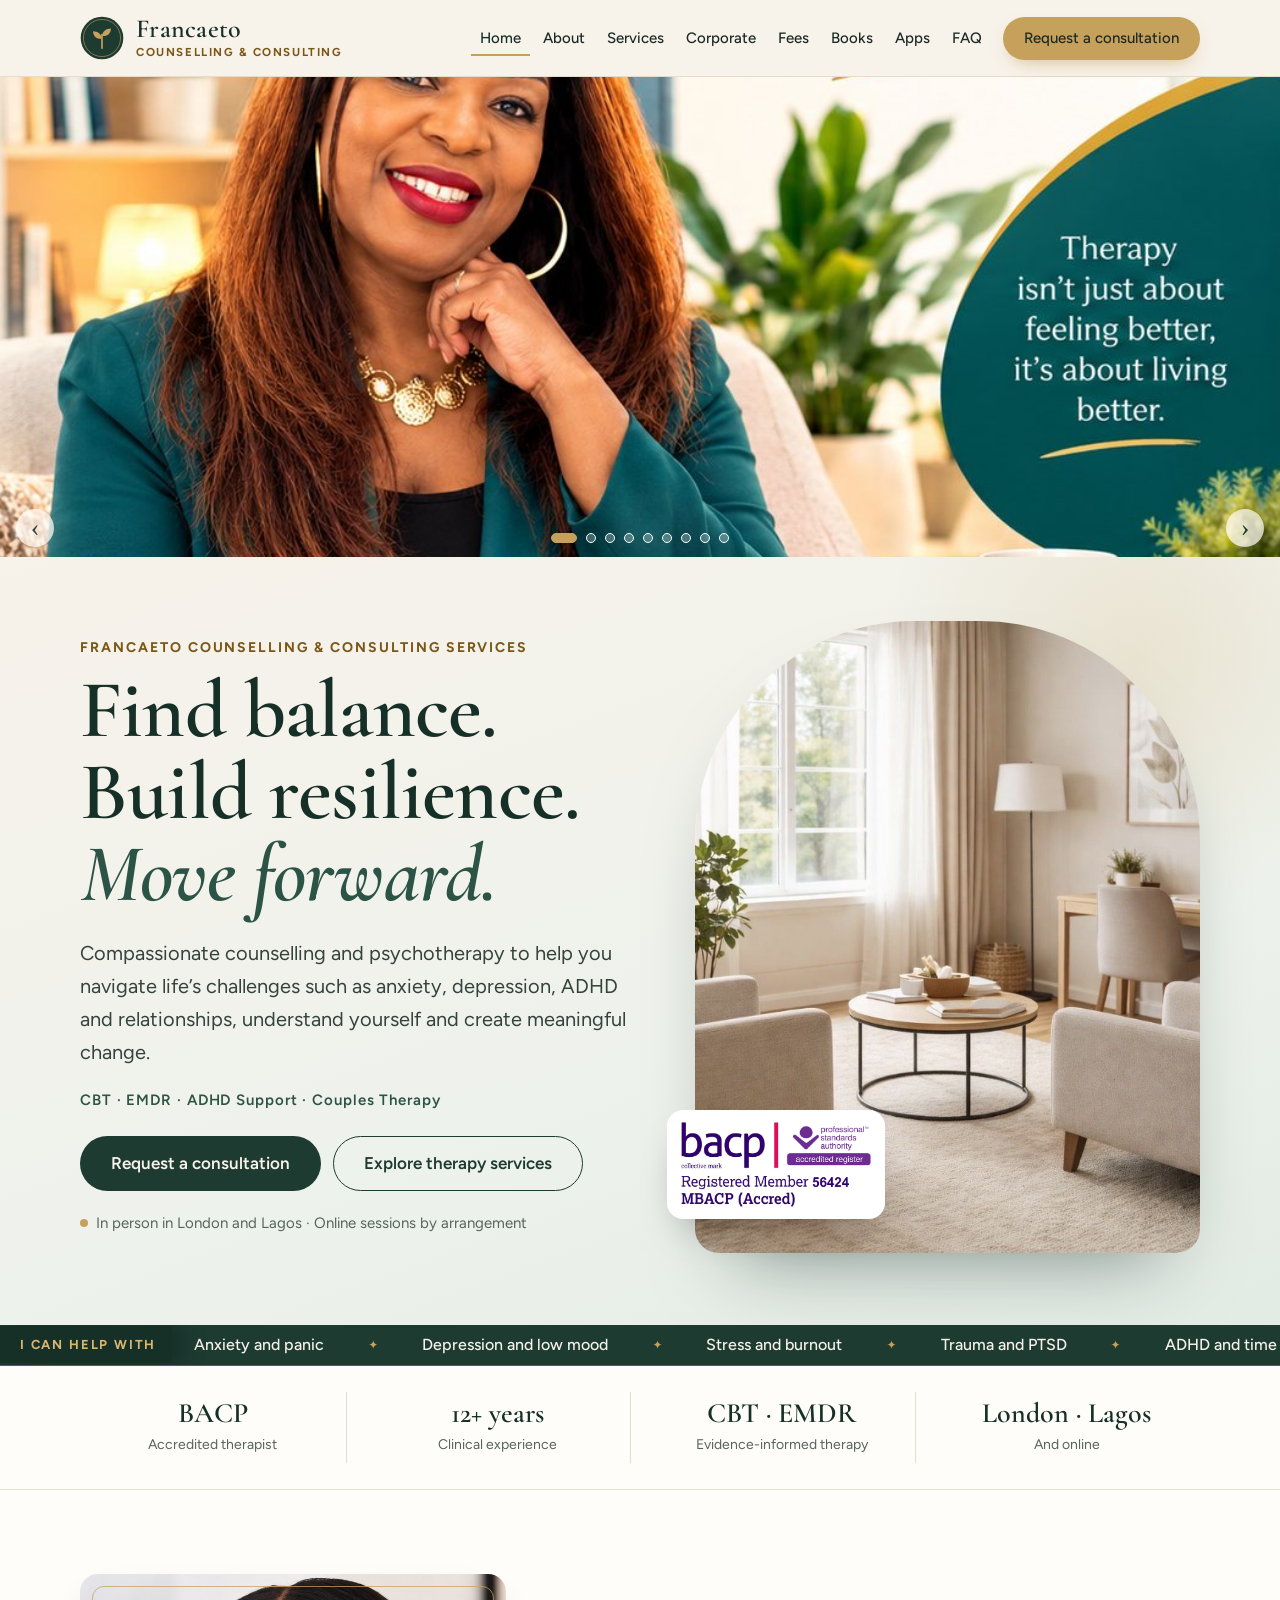
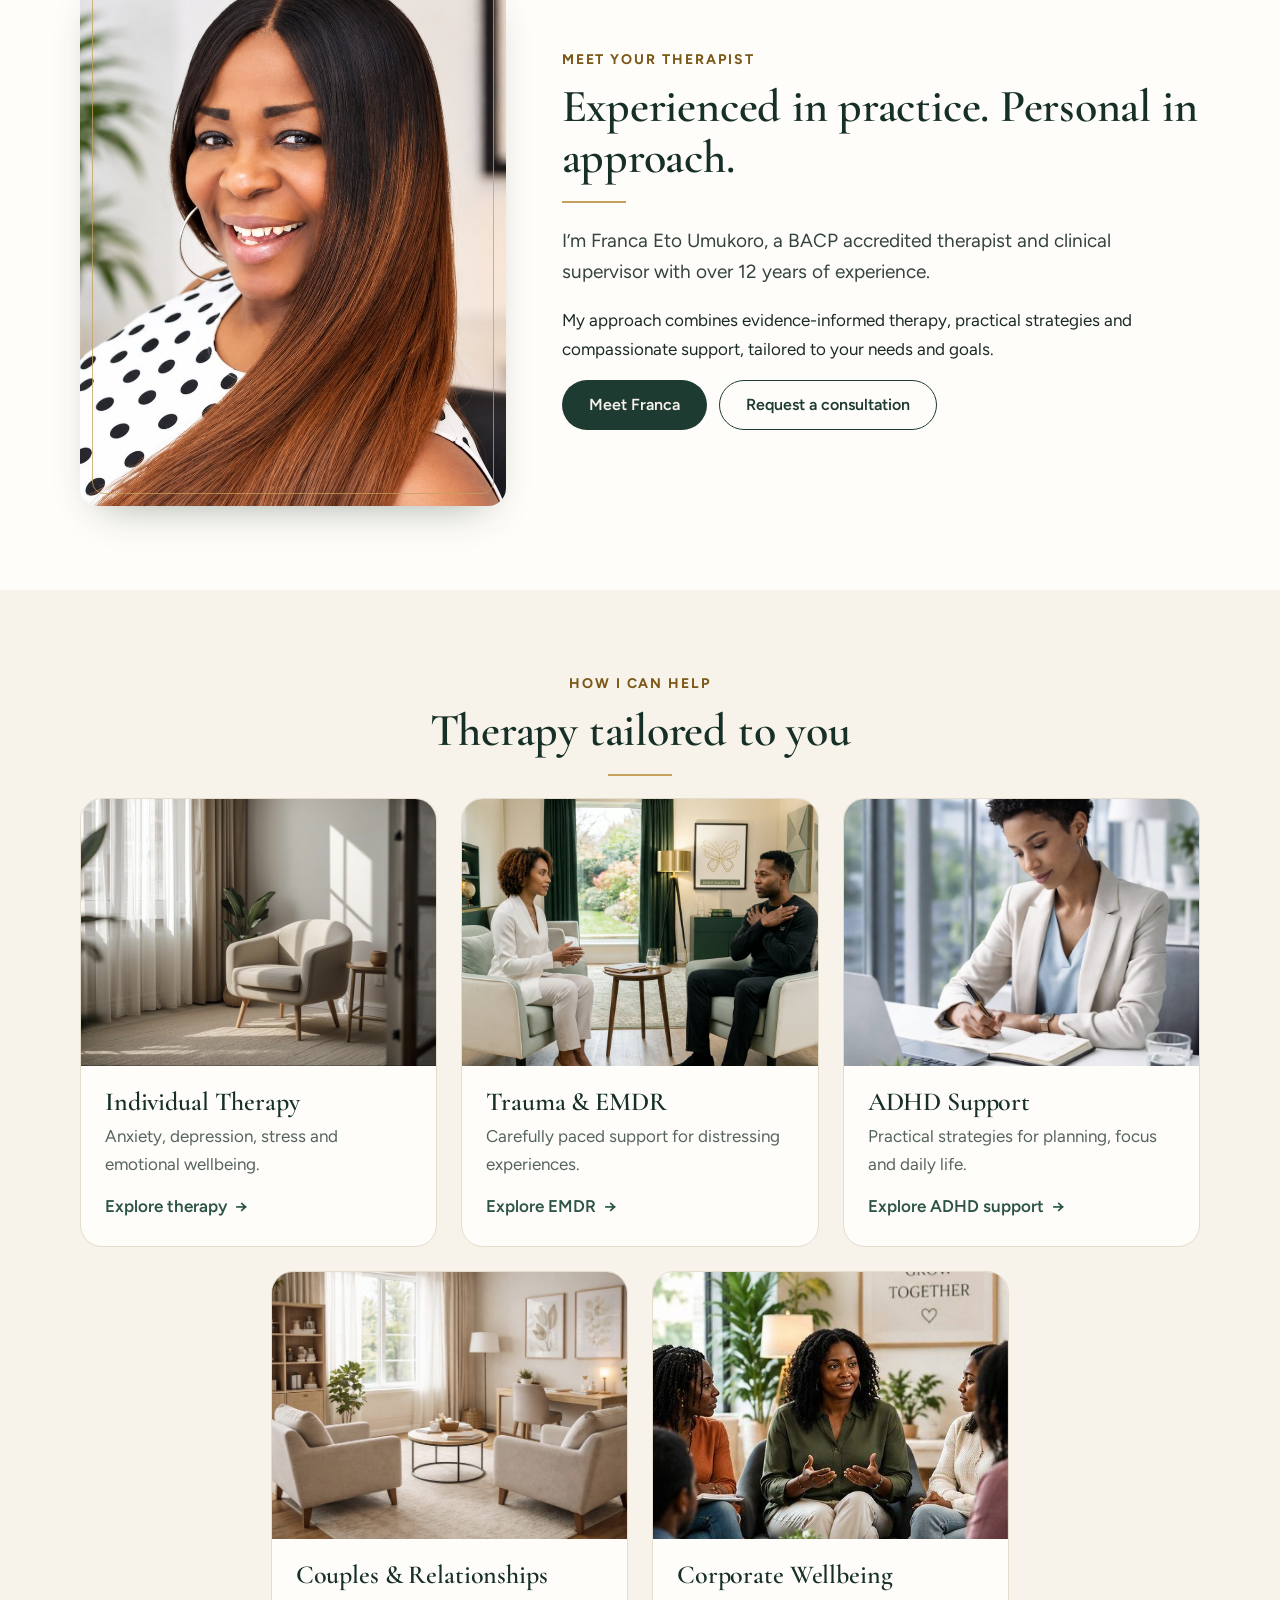
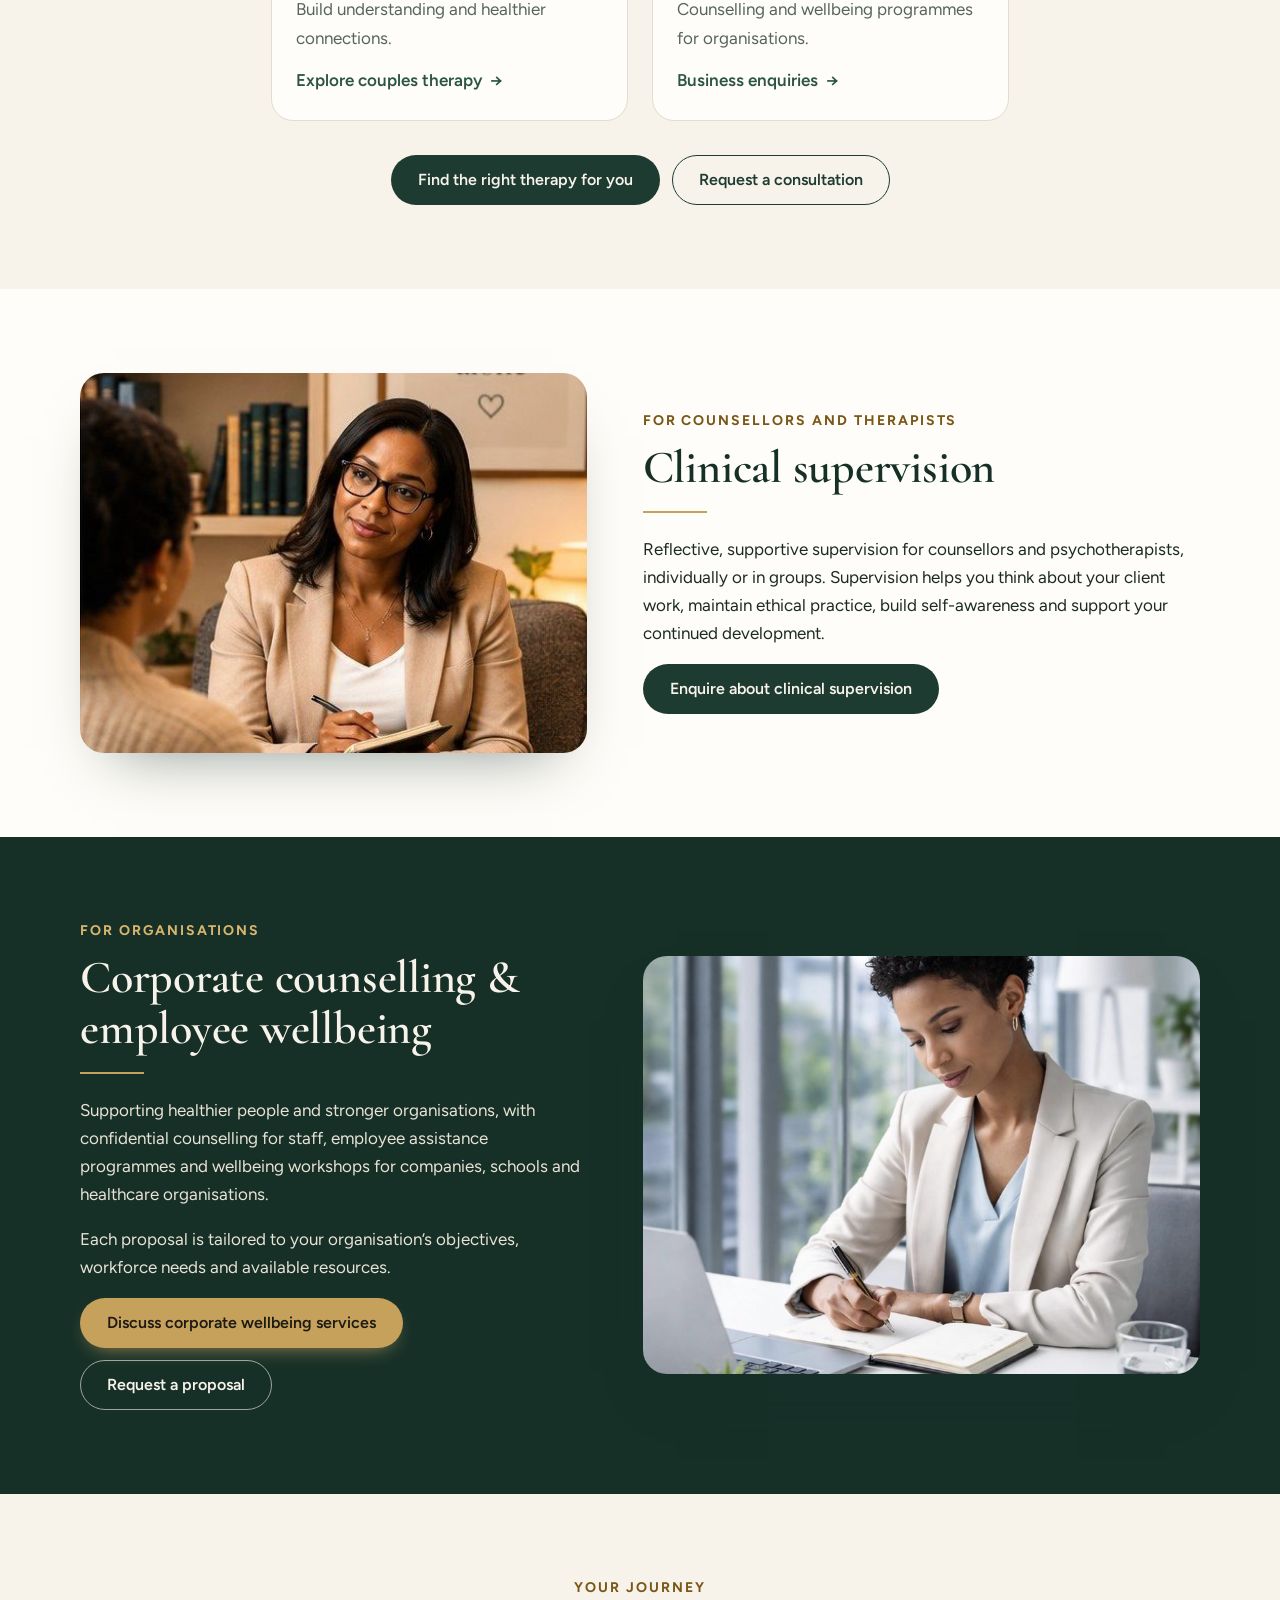
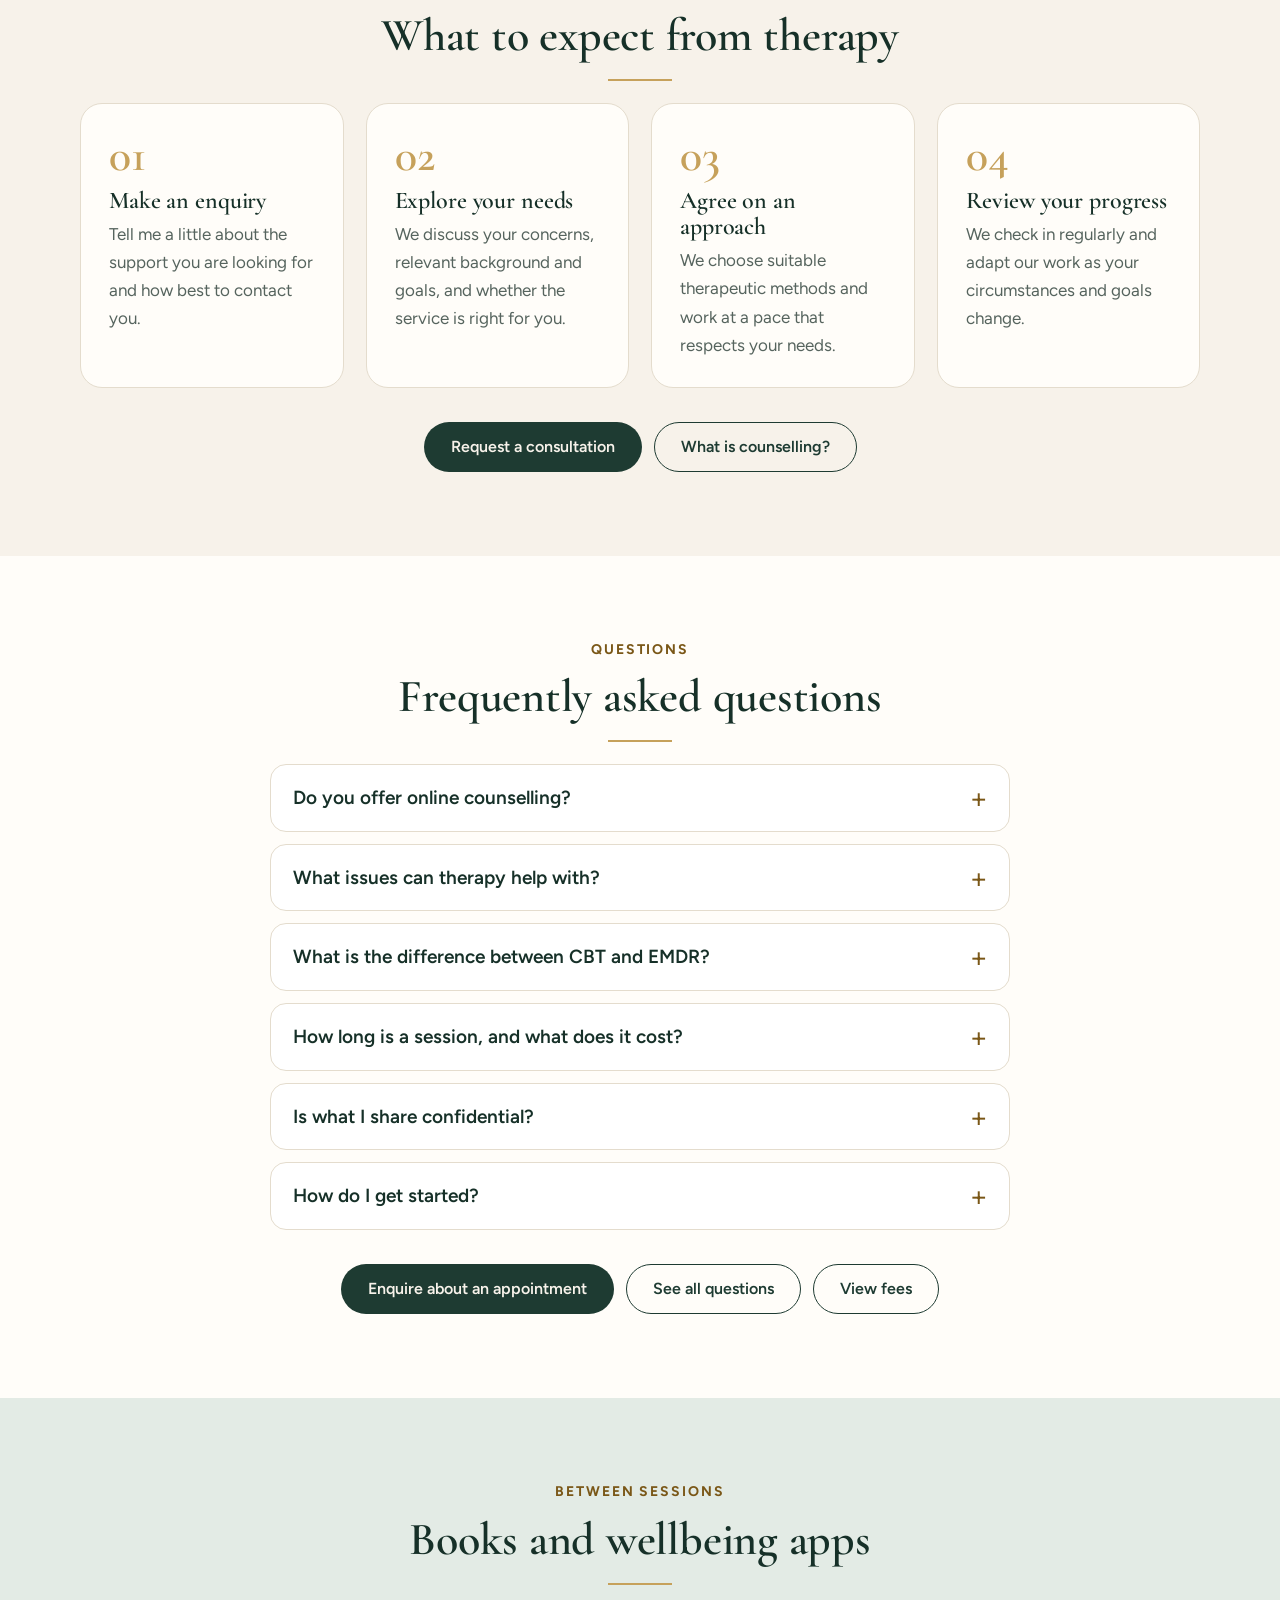
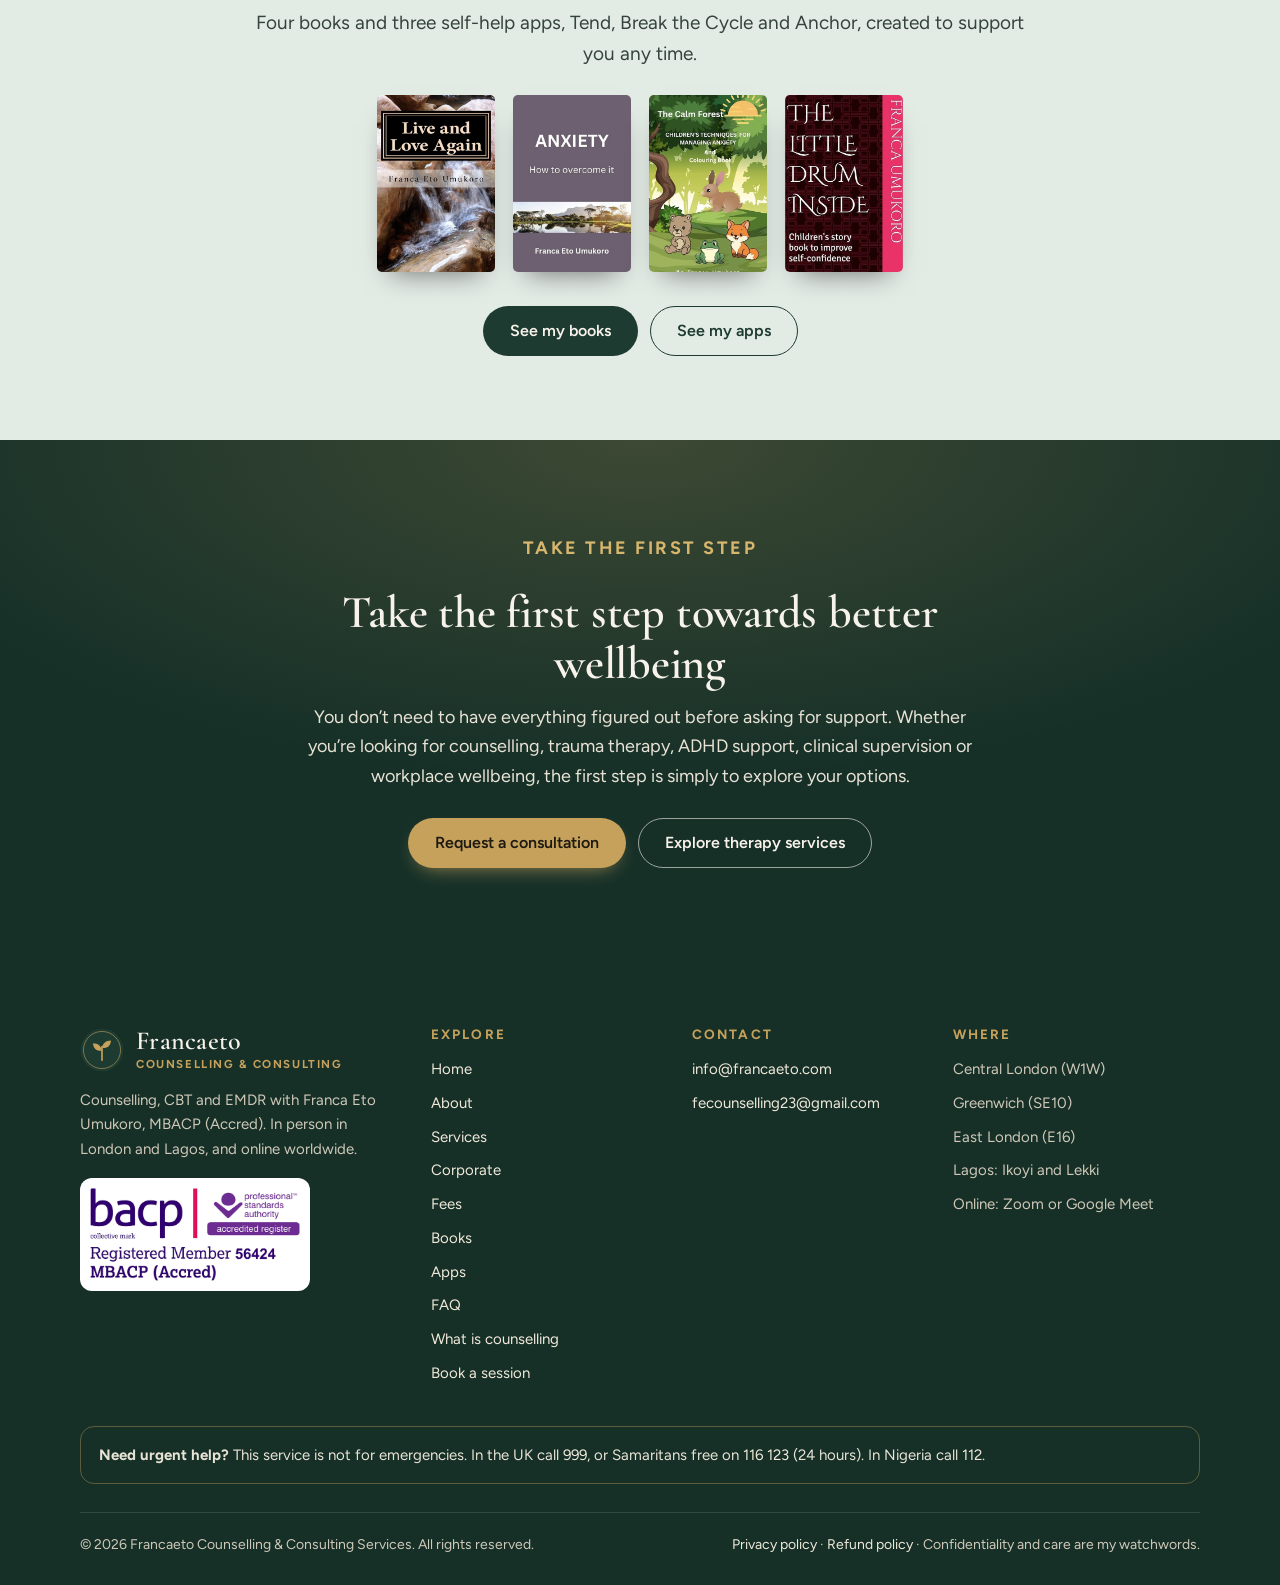
<file: index.html>
<!doctype html>
<!-- Francaeto Counselling &amp; Consulting Services website. Version 2026-10-29.0107.
     HOW TO EDIT: find the words you want to change between the > and < signs, type over them, save, and re-upload the folder to Cloudflare. -->
<html lang="en-GB" class="no-js">
<head>
<meta charset="utf-8">
<meta name="viewport" content="width=device-width, initial-scale=1">
<title>Francaeto Counselling &amp; Consulting Services | Counselling, CBT and EMDR therapy in London, Lagos and online</title>
<meta name="description" content="Professional counselling, CBT and EMDR therapy with Franca Eto Umukoro, BACP accredited therapist with over 12 years of experience. Anxiety, depression, trauma, ADHD, couples and corporate wellbeing in London, Lagos and online.">
<link rel="canonical" href="https://www.francaeto.com/">
<meta property="og:type" content="website">
<meta property="og:site_name" content="Francaeto Counselling &amp; Consulting Services">
<meta property="og:title" content="Francaeto Counselling &amp; Consulting Services | Counselling, CBT and EMDR therapy in London, Lagos and online">
<meta property="og:description" content="Professional counselling, CBT and EMDR therapy with Franca Eto Umukoro, BACP accredited therapist with over 12 years of experience. Anxiety, depression, trauma, ADHD, couples and corporate wellbeing in London, Lagos and online.">
<meta property="og:url" content="https://www.francaeto.com/">
<meta property="og:image" content="https://www.francaeto.com/img/og.jpg">
<meta name="twitter:card" content="summary_large_image">
<meta name="theme-color" content="#163028">
<link rel="icon" href="img/logo.svg" type="image/svg+xml">
<link rel="apple-touch-icon" href="img/apple-touch-icon.png">
<link rel="preload" href="fonts/cormorant.woff" as="font" type="font/woff" crossorigin>
<link rel="stylesheet" href="style.css?v=2026-10-29.0107">
</head>
<body>
<a class="skip" href="#main">Skip to content</a>
<header class="top"><div class="wrap">
  <a class="logo" href="index.html" aria-label="Francaeto Counselling &amp; Consulting Services, home"><img src="img/logo.svg" alt="" width="44" height="44"><span><b>Francaeto</b><small>Counselling &amp; Consulting</small></span></a>
  <button class="menu-btn" aria-label="Menu" aria-expanded="false" aria-controls="nav"><svg width="22" height="22" viewBox="0 0 24 24" fill="none" stroke="currentColor" stroke-width="2" stroke-linecap="round"><path d="M4 7h16M4 12h16M4 17h16"/></svg></button>
  <nav class="nav" id="nav" aria-label="Main"><a href="index.html" aria-current=page>Home</a><a href="about-me.html">About</a><a href="services.html">Services</a><a href="corporate.html">Corporate</a><a href="fees.html">Fees</a><a href="books.html">Books</a><a href="apps.html">Apps</a><a href="faq.html">FAQ</a><a class="btn btn-gold" href="contact.html#book">Request a consultation</a></nav>
</div></header>
<main id="main">
<!-- ===== SECTION: Banner slideshow (banner first and last) ===== -->
<section class="hs" aria-roledescription="carousel" aria-label="Francaeto services">
  <div class="hs-track"><div class="hs-slide hs-banner on"><a href="contact.html#book" aria-label="Request a consultation"><picture>
  <source media="(max-width:700px)" srcset="img/banner-wide-mobile-2.jpg"><img src="img/banner-wide-2.jpg" alt="Francaeto Counselling &amp; Consulting Services: professional therapy and clinical supervision with Franca Umukoro. You don’t have to do it alone." width="2048" height="768" fetchpriority="high"></picture></a></div><div class="hs-slide hs-split"><div class="hs-text"><p class="eyebrow">Individual therapy</p><h2>A safe, calm space to be heard.</h2><p>Anxiety, depression, stress and emotional wellbeing.</p><div class="btns"><a class="btn btn-gold" href="services.html#individual">Explore individual therapy</a><a class="btn btn-light" href="contact.html#book">Request a consultation</a></div></div><div class="hs-img"><img src="img/hs-chair.jpg" alt="" loading="lazy"></div></div><div class="hs-slide hs-split"><div class="hs-text"><p class="eyebrow">Trauma &amp; EMDR</p><h2>Heal from the past. Live in the present.</h2><p>Carefully paced support for distressing experiences.</p><div class="btns"><a class="btn btn-gold" href="services.html#emdr">Explore EMDR</a><a class="btn btn-light" href="contact.html#book">Request a consultation</a></div></div><div class="hs-img"><img src="img/hs-emdr-2.jpg" alt="" loading="lazy"></div></div><div class="hs-slide hs-split"><div class="hs-text"><p class="eyebrow">Mindfulness &amp; stress</p><h2>Slow down. Breathe. Feel calmer.</h2><p>Practical mindfulness skills for stress and worry.</p><div class="btns"><a class="btn btn-gold" href="services.html#mindfulness">Explore mindfulness</a><a class="btn btn-light" href="contact.html#book">Request a consultation</a></div></div><div class="hs-img"><img src="img/hs-mindfulness.jpg" alt="" loading="lazy"></div></div><div class="hs-slide hs-split"><div class="hs-text"><p class="eyebrow">ADHD support</p><h2>Focus, plan and feel in control.</h2><p>Practical strategies for planning, focus and daily life.</p><div class="btns"><a class="btn btn-gold" href="services.html#adhd">Explore ADHD support</a><a class="btn btn-light" href="contact.html#book">Request a consultation</a></div></div><div class="hs-img"><img src="img/hs-desk.jpg" alt="" loading="lazy"></div></div><div class="hs-slide hs-split"><div class="hs-text"><p class="eyebrow">Couples &amp; relationships</p><h2>Reconnect. Understand. Grow together.</h2><p>Build understanding and healthier connections.</p><div class="btns"><a class="btn btn-gold" href="services.html#couples">Explore couples therapy</a><a class="btn btn-light" href="contact.html#book">Request a consultation</a></div></div><div class="hs-img"><img src="img/hs-room.jpg" alt="" loading="lazy"></div></div><div class="hs-slide hs-split"><div class="hs-text"><p class="eyebrow">Group therapy</p><h2>Real conversations. Shared experiences. Lasting change.</h2><p>Support and connection with others who understand.</p><div class="btns"><a class="btn btn-gold" href="services.html#group">Explore group therapy</a><a class="btn btn-light" href="contact.html#book">Request a consultation</a></div></div><div class="hs-img"><img src="img/hs-group.jpg" alt="" loading="lazy"></div></div><div class="hs-slide hs-split"><div class="hs-text"><p class="eyebrow">Clinical supervision</p><h2>Reflect, grow and practise with confidence.</h2><p>Supervision for counsellors and psychotherapists.</p><div class="btns"><a class="btn btn-gold" href="services.html#supervision">Enquire about supervision</a><a class="btn btn-light" href="contact.html#book">Request a consultation</a></div></div><div class="hs-img"><img src="img/hs-supervision.jpg" alt="" loading="lazy"></div></div><div class="hs-slide hs-banner"><a href="contact.html#book" aria-label="Request a consultation"><picture>
  <source media="(max-width:700px)" srcset="img/banner-wide-mobile-2.jpg"><img src="img/banner-wide-2.jpg" alt="Francaeto Counselling &amp; Consulting Services: professional therapy and clinical supervision with Franca Umukoro. You don’t have to do it alone." width="2048" height="768" loading="lazy"></picture></a></div></div>
  <button class="hs-nav hs-prev" type="button" aria-label="Previous slide">‹</button><button class="hs-nav hs-next" type="button" aria-label="Next slide">›</button>
  <div class="hs-dots" role="group" aria-label="Choose slide"></div>
</section>

<!-- ===== SECTION: Hero ===== -->
<section class="hero2"><div class="wrap hero2-in">
  <div class="hero2-text">
    <p class="eyebrow">Francaeto Counselling &amp; Consulting Services</p>
    <h1>Find balance.<br>Build resilience.<br><em>Move forward.</em></h1>
    <p class="lead">Compassionate counselling and psychotherapy to help you navigate life’s challenges such as anxiety, depression, ADHD and relationships, understand yourself and create meaningful change.</p>
    <p class="tags">CBT · EMDR · ADHD Support · Couples Therapy</p>
    <div class="btns"><a class="btn btn-green btn-lg" href="contact.html#book">Request a consultation</a><a class="btn btn-line btn-lg" href="services.html">Explore therapy services</a></div>
    <p class="where">In person in London and Lagos · Online sessions by arrangement</p>
  </div>
  <div class="hero2-media">
    <img src="img/hero-room.jpg" alt="A calm, light counselling room with two armchairs" width="1290" height="854">
    <a class="badge-float" href="https://www.bacp.co.uk/search/Register" target="_blank" rel="noopener"><img src="img/bacp.png" alt="BACP accredited register, Registered Member 56424, MBACP (Accred)" width="220" height="98"></a>
  </div>
</div></section>

<!-- ===== SECTION: Sliding band of issues I help with (edit the ISSUES list) ===== -->
<section class="ticker" aria-label="Issues I help with"><p class="ticker-label">I can help with</p>
  <div class="ticker-track"><ul><li>Anxiety and panic</li><li>Depression and low mood</li><li>Stress and burnout</li><li>Trauma and PTSD</li><li>ADHD and time management</li><li>Executive functioning</li><li>Relationship and marital issues</li><li>Bereavement and loss</li><li>Anger</li><li>Self-esteem and confidence</li><li>Mid-life and life changes</li><li>Addiction</li><li>Phobias and OCD</li><li>Parenting and family</li></ul><ul aria-hidden="true"><li>Anxiety and panic</li><li>Depression and low mood</li><li>Stress and burnout</li><li>Trauma and PTSD</li><li>ADHD and time management</li><li>Executive functioning</li><li>Relationship and marital issues</li><li>Bereavement and loss</li><li>Anger</li><li>Self-esteem and confidence</li><li>Mid-life and life changes</li><li>Addiction</li><li>Phobias and OCD</li><li>Parenting and family</li></ul></div></section>
<!-- ===== SECTION: Trust strip ===== -->
<section class="stats" aria-label="Why choose Francaeto"><div class="wrap stats-in">
  <div><b>BACP</b><span>Accredited therapist</span></div>
  <div><b>12+ years</b><span>Clinical experience</span></div>
  <div><b>CBT · EMDR</b><span>Evidence-informed therapy</span></div>
  <div><b>London · Lagos</b><span>And online</span></div>
</div></section>

<!-- ===== SECTION: Meet your therapist ===== -->
<section class="sec-paper"><div class="wrap about">
  <div class="portrait reveal"><img src="img/franca-portrait-2.jpg" alt="Franca Eto Umukoro, BACP accredited therapist" width="800" height="1000" loading="lazy"></div>
  <div class="reveal">
    <p class="eyebrow">Meet your therapist</p>
    <h2>Experienced in practice. Personal in approach.</h2>
    <hr class="rule">
    <p class="lead">I’m Franca Eto Umukoro, a BACP accredited therapist and clinical supervisor with over 12 years of experience.</p>
    <p>My approach combines evidence-informed therapy, practical strategies and compassionate support, tailored to your needs and goals.</p>
    <div class="btns"><a class="btn btn-green" href="about-me.html">Meet Franca</a><a class="btn btn-line" href="contact.html#book">Request a consultation</a></div>
  </div>
</div></section>

<!-- ===== SECTION: How I can help ===== -->
<section><div class="wrap">
  <div class="center reveal"><p class="eyebrow">How I can help</p><h2>Therapy tailored to you</h2><hr class="rule"></div>
  <div class="svc-grid"><a class="svc-card reveal" href="services.html#individual"><span class="svc-img"><img src="img/svc-chair.jpg" alt="" loading="lazy"></span><span class="svc-body"><h3>Individual Therapy</h3><p>Anxiety, depression, stress and emotional wellbeing.</p><span class="arrow-link">Explore therapy <span aria-hidden="true">→</span></span></span></a><a class="svc-card reveal" href="services.html#emdr"><span class="svc-img"><img src="img/svc-emdr-2.jpg" alt="" loading="lazy"></span><span class="svc-body"><h3>Trauma &amp; EMDR</h3><p>Carefully paced support for distressing experiences.</p><span class="arrow-link">Explore EMDR <span aria-hidden="true">→</span></span></span></a><a class="svc-card reveal" href="services.html#adhd"><span class="svc-img"><img src="img/svc-desk.jpg" alt="" loading="lazy"></span><span class="svc-body"><h3>ADHD Support</h3><p>Practical strategies for planning, focus and daily life.</p><span class="arrow-link">Explore ADHD support <span aria-hidden="true">→</span></span></span></a><a class="svc-card reveal" href="services.html#couples"><span class="svc-img"><img src="img/svc-room.jpg" alt="" loading="lazy"></span><span class="svc-body"><h3>Couples &amp; Relationships</h3><p>Build understanding and healthier connections.</p><span class="arrow-link">Explore couples therapy <span aria-hidden="true">→</span></span></span></a><a class="svc-card reveal" href="corporate.html"><span class="svc-img"><img src="img/svc-groupwork.jpg" alt="" loading="lazy"></span><span class="svc-body"><h3>Corporate Wellbeing</h3><p>Counselling and wellbeing programmes for organisations.</p><span class="arrow-link">Business enquiries <span aria-hidden="true">→</span></span></span></a></div>
  <div class="center"><div class="btns sec-cta reveal"><a class="btn btn-green" href="services.html">Find the right therapy for you</a><a class="btn btn-line" href="contact.html#book">Request a consultation</a></div></div>
</div></section>

<!-- ===== SECTION: Clinical supervision ===== -->
<section class="sec-paper"><div class="wrap split">
  <div class="split-media reveal"><img src="img/svc-therapist.jpg" alt="A therapist taking notes in a supervision session" loading="lazy"></div>
  <div class="reveal">
    <p class="eyebrow">For counsellors and therapists</p>
    <h2>Clinical supervision</h2><hr class="rule">
    <p>Reflective, supportive supervision for counsellors and psychotherapists, individually or in groups. Supervision helps you think about your client work, maintain ethical practice, build self-awareness and support your continued development.</p>
    <div class="btns"><a class="btn btn-green" href="contact.html?service=Clinical+supervision#book">Enquire about clinical supervision</a></div>
  </div>
</div></section>

<!-- ===== SECTION: Corporate wellbeing ===== -->
<section class="sec-dark"><div class="wrap split rev">
  <div class="split-media reveal"><img src="img/svc-desk.jpg" alt="A professional working at a desk" loading="lazy"></div>
  <div class="reveal">
    <p class="eyebrow">For organisations</p>
    <h2>Corporate counselling &amp; employee wellbeing</h2><hr class="rule">
    <p>Supporting healthier people and stronger organisations, with confidential counselling for staff, employee assistance programmes and wellbeing workshops for companies, schools and healthcare organisations.</p>
    <p>Each proposal is tailored to your organisation’s objectives, workforce needs and available resources.</p>
    <div class="btns"><a class="btn btn-gold" href="corporate.html">Discuss corporate wellbeing services</a><a class="btn btn-light" href="corporate.html#enquiry">Request a proposal</a></div>
  </div>
</div></section>

<!-- ===== SECTION: What to expect ===== -->
<section><div class="wrap">
  <div class="center reveal"><p class="eyebrow">Your journey</p><h2>What to expect from therapy</h2><hr class="rule"></div>
  <ol class="steps"><li class="reveal"><span class="num">01</span><h3>Make an enquiry</h3><p>Tell me a little about the support you are looking for and how best to contact you.</p></li><li class="reveal"><span class="num">02</span><h3>Explore your needs</h3><p>We discuss your concerns, relevant background and goals, and whether the service is right for you.</p></li><li class="reveal"><span class="num">03</span><h3>Agree on an approach</h3><p>We choose suitable therapeutic methods and work at a pace that respects your needs.</p></li><li class="reveal"><span class="num">04</span><h3>Review your progress</h3><p>We check in regularly and adapt our work as your circumstances and goals change.</p></li></ol>
  <div class="center"><div class="btns sec-cta reveal"><a class="btn btn-green" href="contact.html#book">Request a consultation</a><a class="btn btn-line" href="what-is-counselling.html">What is counselling?</a></div></div>
</div></section>

<!-- ===== SECTION: Frequently asked questions ===== -->
<section class="sec-paper"><div class="wrap narrow">
  <div class="center reveal"><p class="eyebrow">Questions</p><h2>Frequently asked questions</h2><hr class="rule"></div>
  <div class="faq"><details class="reveal"><summary>Do you offer online counselling?</summary><p>Yes. Sessions are available online by Zoom or Google Meet, or by telephone, wherever you are. We’ll talk about suitability, location and availability before your first appointment.</p></details><details class="reveal"><summary>What issues can therapy help with?</summary><p>Therapy can support anxiety, depression, stress, trauma, ADHD-related challenges, grief, anger, relationship concerns, self-esteem and personal development.</p></details><details class="reveal"><summary>What is the difference between CBT and EMDR?</summary><p>CBT looks at the links between thoughts, emotions and behaviours, and helps you develop practical ways of responding to difficulties. EMDR is a structured psychotherapy that helps people process distressing experiences and memories. Which suits you depends on your circumstances, and we’ll decide together.</p></details><details class="reveal"><summary>How long is a session, and what does it cost?</summary><p>Sessions last about 50 minutes. Individual counselling is £75 (₦75,000) per session, and your first 15-minute consultation is free. See the fees page for all prices and concessions.</p></details><details class="reveal"><summary>Is what I share confidential?</summary><p>Yes. Everything you share is confidential, within the professional limits explained in the first session, for example if there were a serious risk of harm to you or someone else.</p></details><details class="reveal"><summary>How do I get started?</summary><p>Send a consultation request using the form on this website. Include your preferred location or online format and the best way to contact you, and I’ll get back to you as soon as I can.</p></details></div>
  <div class="center"><div class="btns sec-cta reveal"><a class="btn btn-green" href="contact.html#book">Enquire about an appointment</a><a class="btn btn-line" href="faq.html">See all questions</a><a class="btn btn-line" href="fees.html">View fees</a></div></div>
</div></section>

<!-- ===== SECTION: Books and apps ===== -->
<section class="sec-sage"><div class="wrap center">
  <div class="reveal"><p class="eyebrow">Between sessions</p><h2>Books and wellbeing apps</h2><hr class="rule">
  <p class="lead narrow" style="margin:0 auto 26px">Four books and three self-help apps, Tend, Break the Cycle and Anchor, created to support you any time.</p></div>
  <div class="reveal"><div class="book-strip"><a href="https://www.amazon.co.uk/Live-Love-Again-Can-Done-ebook/dp/B06XGDR6FB" target="_blank" rel="noopener" title="Live and Love Again"><img src="img/book-live-love-again.jpg" alt="Cover of Live and Love Again" width="420" height="630" loading="lazy"></a><a href="https://www.amazon.co.uk/Anxiety-Overcome-Franca-Eto-Umukoro-ebook/dp/B0BN4G4MXX" target="_blank" rel="noopener" title="Anxiety: How to Overcome It"><img src="img/book-anxiety.jpg" alt="Cover of Anxiety: How to Overcome It" width="420" height="630" loading="lazy"></a><a href="https://www.amazon.co.uk/s?k=The+Calm+Forest+Franca+Umukoro" target="_blank" rel="noopener" title="The Calm Forest"><img src="img/book-calm-forest.jpg" alt="Cover of The Calm Forest" width="420" height="630" loading="lazy"></a><a href="https://www.amazon.co.uk/s?k=The+Little+Drum+Inside+Franca+Umukoro" target="_blank" rel="noopener" title="The Little Drum Inside"><img src="img/book-little-drum.jpg" alt="Cover of The Little Drum Inside" width="420" height="630" loading="lazy"></a></div></div>
  <div class="btns sec-cta reveal"><a class="btn btn-green" href="books.html">See my books</a><a class="btn btn-line" href="apps.html">See my apps</a></div>
</div></section>

<!-- ===== SECTION: Final call to action ===== -->
<section class="final"><div class="wrap final-in reveal">
  <p class="eyebrow">Take the first step</p>
  <h2>Take the first step towards better wellbeing</h2>
  <p>You don’t need to have everything figured out before asking for support. Whether you’re looking for counselling, trauma therapy, ADHD support, clinical supervision or workplace wellbeing, the first step is simply to explore your options.</p>
  <div class="btns" style="justify-content:center"><a class="btn btn-gold" href="contact.html#book">Request a consultation</a><a class="btn btn-light" href="services.html">Explore therapy services</a></div>
</div></section>
</main>
<footer class="foot"><div class="wrap">
  <div class="foot-grid">
    <div>
      <a class="logo" href="index.html" style="color:#F7F2EA"><img src="img/logo.svg" alt="" width="44" height="44"><span><b>Francaeto</b><small style="color:var(--gold)">Counselling &amp; Consulting</small></span></a>
      <p style="margin-top:16px">Counselling, CBT and EMDR with Franca Eto Umukoro, MBACP (Accred). In person in London and Lagos, and online worldwide.</p>
      <a href="https://www.bacp.co.uk/search/Register" target="_blank" rel="noopener" title="Check the BACP register (member 56424)"><img class="badge" src="img/bacp.png" alt="BACP accredited register, Registered Member 56424, MBACP (Accred)" width="230" height="102" loading="lazy"></a>
    </div>
    <div><h4>Explore</h4><ul><li><a href="index.html">Home</a></li><li><a href="about-me.html">About</a></li><li><a href="services.html">Services</a></li><li><a href="corporate.html">Corporate</a></li><li><a href="fees.html">Fees</a></li><li><a href="books.html">Books</a></li><li><a href="apps.html">Apps</a></li><li><a href="faq.html">FAQ</a></li><li><a href="what-is-counselling.html">What is counselling</a></li><li><a href="contact.html">Book a session</a></li></ul></div>
    <div><h4>Contact</h4><ul>
      <li><a href="mailto:info@francaeto.com">info@francaeto.com</a></li>
      <li><a href="mailto:fecounselling23@gmail.com">fecounselling23@gmail.com</a></li></ul></div>
    <div><h4>Where</h4><ul><li>Central London (W1W)</li><li>Greenwich (SE10)</li><li>East London (E16)</li><li>Lagos: Ikoyi and Lekki</li><li>Online: Zoom or Google Meet</li></ul></div>
  </div>
  <p class="crisis"><b>Need urgent help?</b> This service is not for emergencies. In the UK call <a href="tel:999">999</a>, or Samaritans free on <a href="tel:116123">116 123</a> (24 hours). In Nigeria call <a href="tel:112">112</a>.</p>
  <div class="legal"><span>© <span data-year>2026</span> Francaeto Counselling &amp; Consulting Services. All rights reserved.</span><span><a href="privacy.html">Privacy policy</a> · <a href="refunds.html">Refund policy</a> · Confidentiality and care are my watchwords.</span></div>
</div></footer>
<script src="site.js" defer></script>
</body>
</html>
</file>
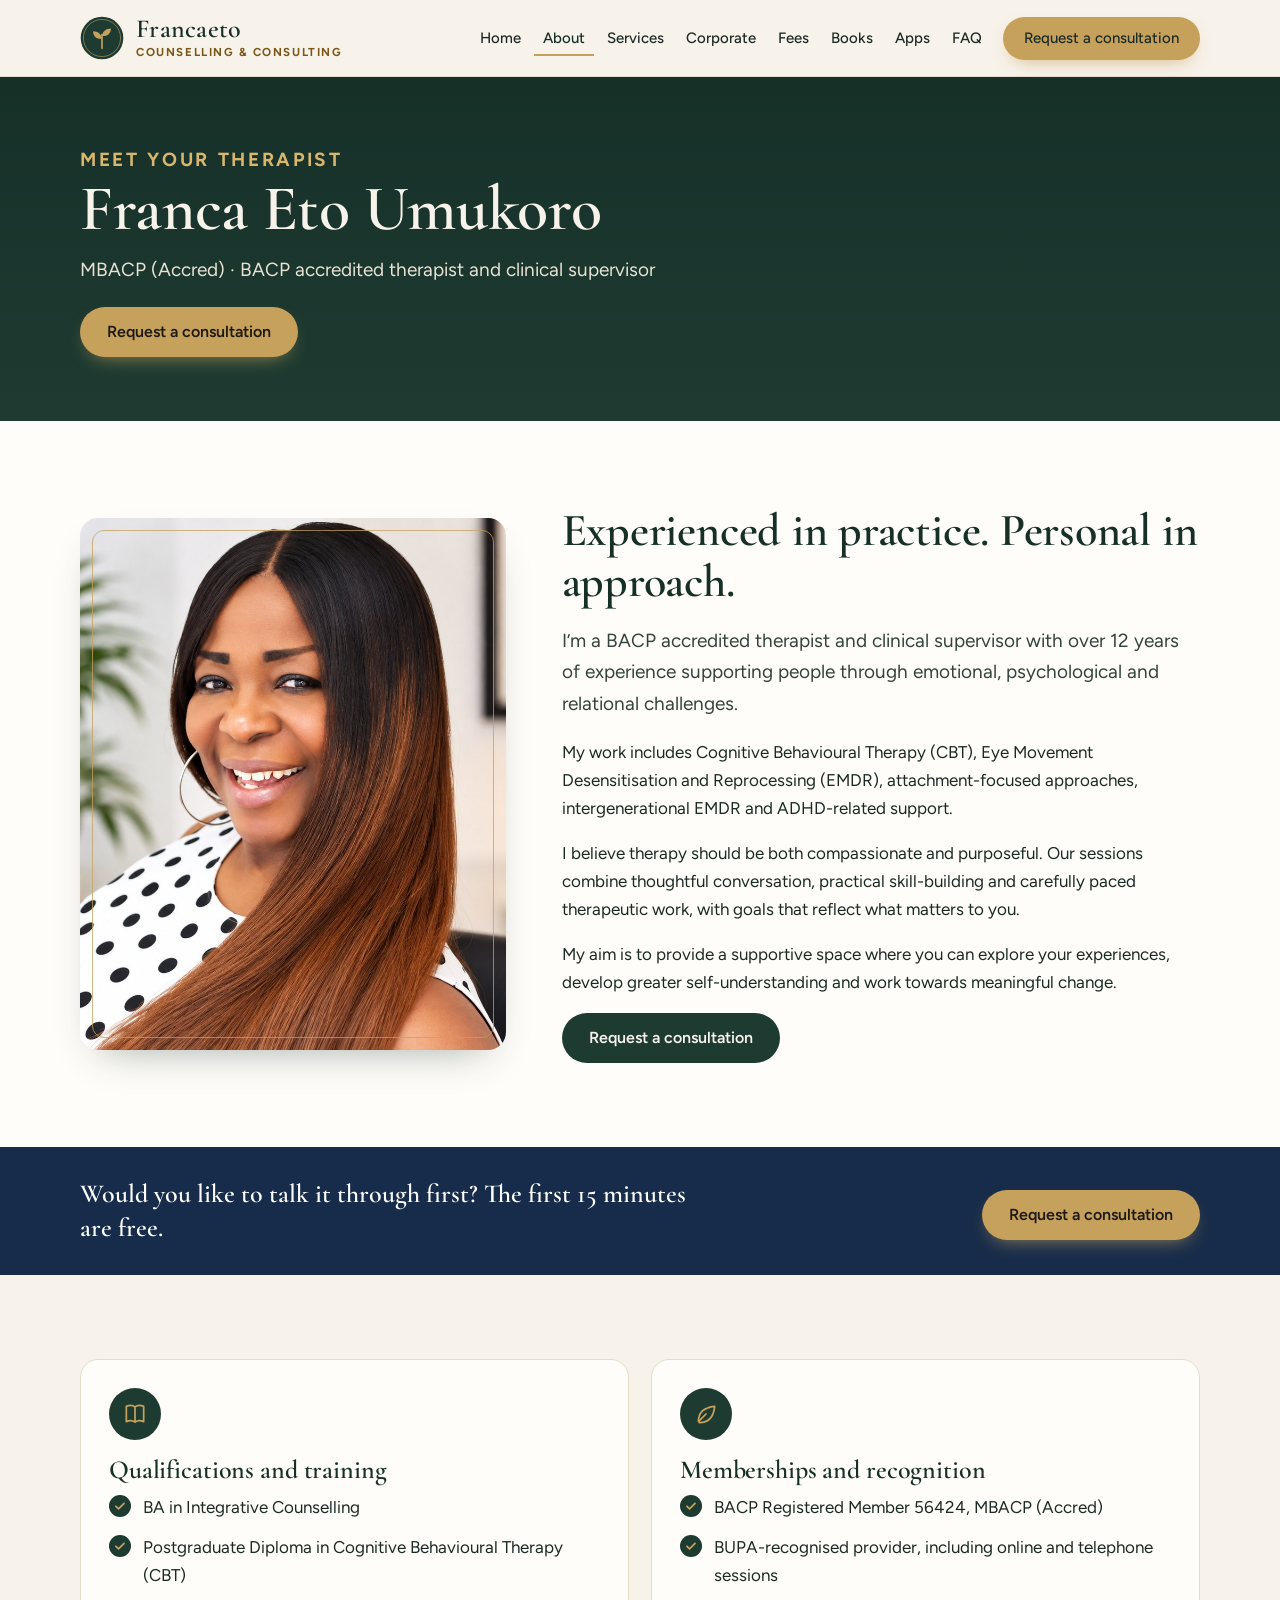
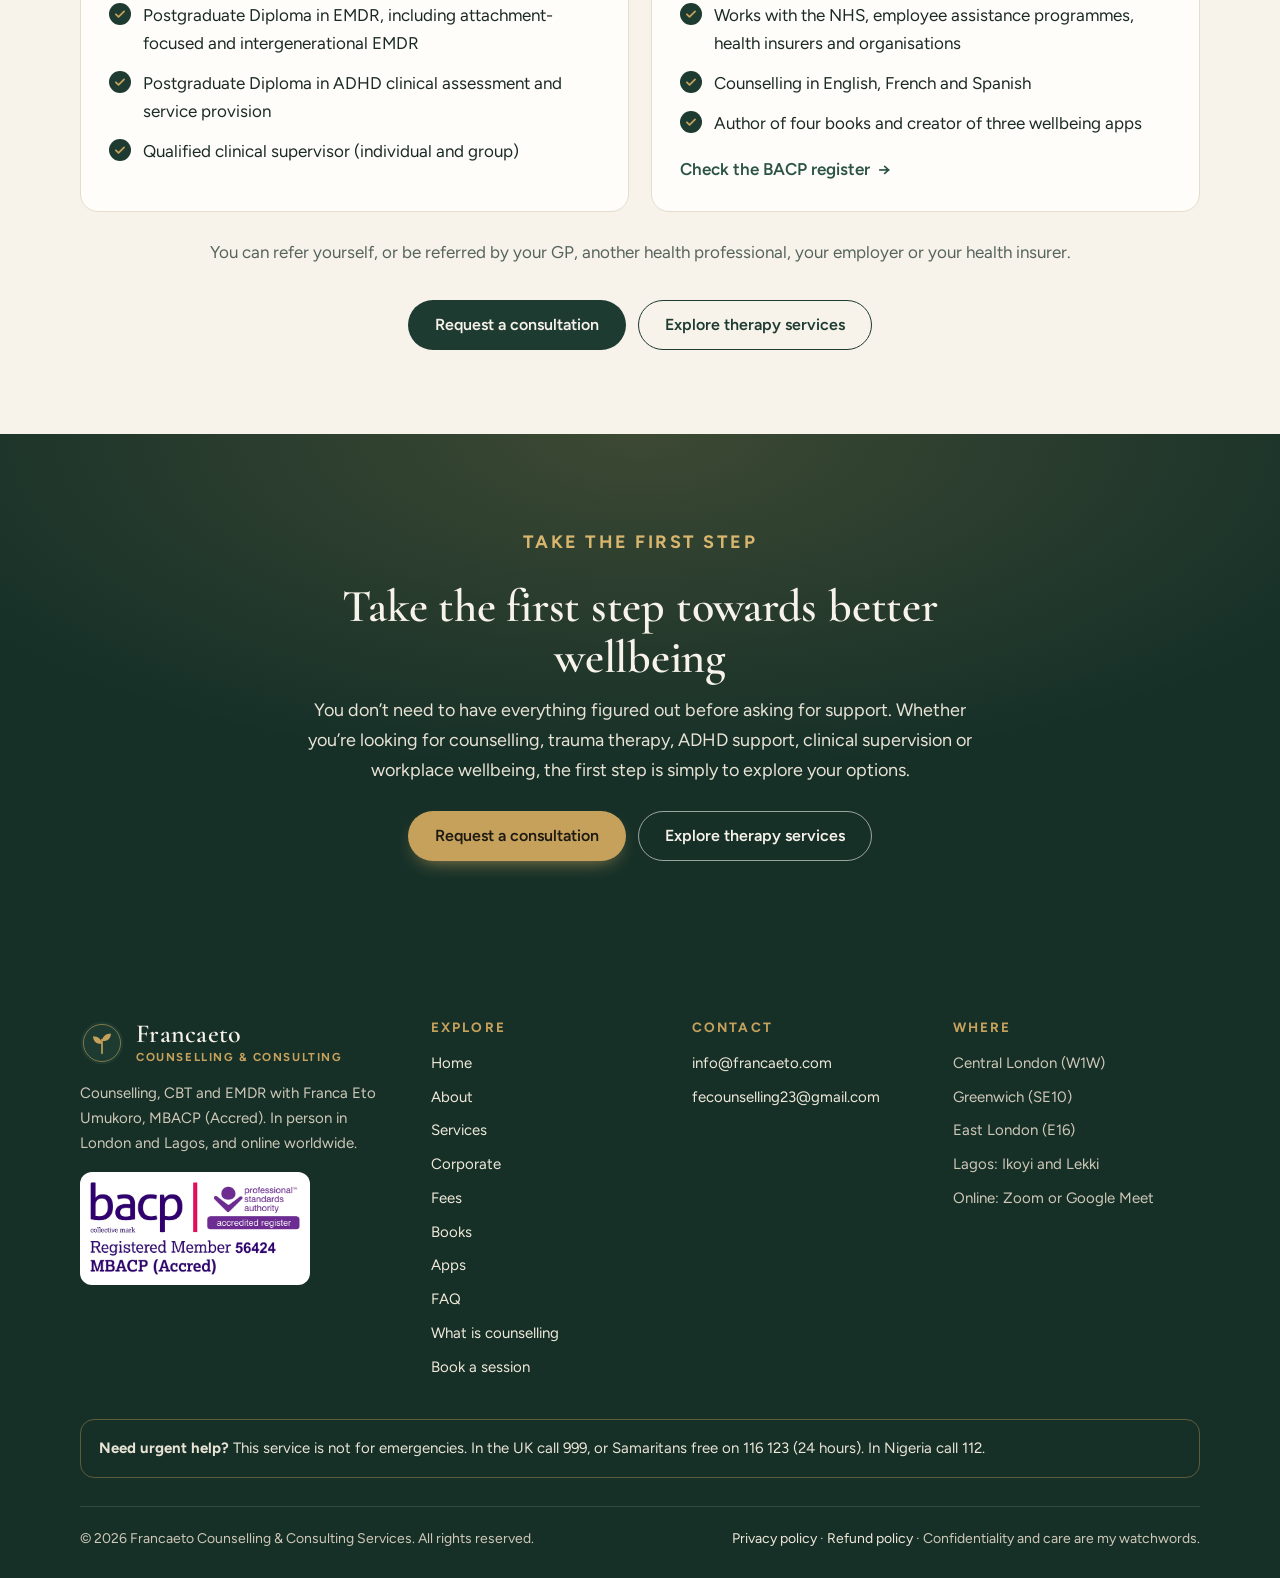
<file: about-me.html>
<!doctype html>
<!-- Francaeto Counselling &amp; Consulting Services website. Version 2026-10-29.0107.
     HOW TO EDIT: find the words you want to change between the > and < signs, type over them, save, and re-upload the folder to Cloudflare. -->
<html lang="en-GB" class="no-js">
<head>
<meta charset="utf-8">
<meta name="viewport" content="width=device-width, initial-scale=1">
<title>About Franca | Francaeto Counselling &amp; Consulting</title>
<meta name="description" content="Franca Eto Umukoro: BACP accredited therapist and clinical supervisor with over 12 years of experience in CBT, EMDR, attachment-focused and intergenerational EMDR and ADHD-related support.">
<link rel="canonical" href="https://www.francaeto.com/about-me.html">
<meta property="og:type" content="website">
<meta property="og:site_name" content="Francaeto Counselling &amp; Consulting Services">
<meta property="og:title" content="About Franca | Francaeto Counselling &amp; Consulting">
<meta property="og:description" content="Franca Eto Umukoro: BACP accredited therapist and clinical supervisor with over 12 years of experience in CBT, EMDR, attachment-focused and intergenerational EMDR and ADHD-related support.">
<meta property="og:url" content="https://www.francaeto.com/about-me.html">
<meta property="og:image" content="https://www.francaeto.com/img/og.jpg">
<meta name="twitter:card" content="summary_large_image">
<meta name="theme-color" content="#163028">
<link rel="icon" href="img/logo.svg" type="image/svg+xml">
<link rel="apple-touch-icon" href="img/apple-touch-icon.png">
<link rel="preload" href="fonts/cormorant.woff" as="font" type="font/woff" crossorigin>
<link rel="stylesheet" href="style.css?v=2026-10-29.0107">
</head>
<body>
<a class="skip" href="#main">Skip to content</a>
<header class="top"><div class="wrap">
  <a class="logo" href="index.html" aria-label="Francaeto Counselling &amp; Consulting Services, home"><img src="img/logo.svg" alt="" width="44" height="44"><span><b>Francaeto</b><small>Counselling &amp; Consulting</small></span></a>
  <button class="menu-btn" aria-label="Menu" aria-expanded="false" aria-controls="nav"><svg width="22" height="22" viewBox="0 0 24 24" fill="none" stroke="currentColor" stroke-width="2" stroke-linecap="round"><path d="M4 7h16M4 12h16M4 17h16"/></svg></button>
  <nav class="nav" id="nav" aria-label="Main"><a href="index.html">Home</a><a href="about-me.html" aria-current=page>About</a><a href="services.html">Services</a><a href="corporate.html">Corporate</a><a href="fees.html">Fees</a><a href="books.html">Books</a><a href="apps.html">Apps</a><a href="faq.html">FAQ</a><a class="btn btn-gold" href="contact.html#book">Request a consultation</a></nav>
</div></header>
<main id="main">
<div class="page-head"><div class="wrap"><p class="eyebrow">Meet your therapist</p><h1>Franca Eto Umukoro</h1><p>MBACP (Accred) · BACP accredited therapist and clinical supervisor</p>
  <div class="btns head-btns"><a class="btn btn-gold" href="contact.html#book">Request a consultation</a></div></div></div>


<!-- ===== SECTION: My story ===== -->
<section class="sec-paper"><div class="wrap about">
  <div class="portrait reveal"><img src="img/franca-portrait-2.jpg" alt="Franca Eto Umukoro" width="800" height="1000"></div>
  <div class="prose reveal">
    <h2 style="margin-top:0">Experienced in practice. Personal in approach.</h2>
    <p class="lead">I’m a BACP accredited therapist and clinical supervisor with over 12 years of experience supporting people through emotional, psychological and relational challenges.</p>
    <p>My work includes Cognitive Behavioural Therapy (CBT), Eye Movement Desensitisation and Reprocessing (EMDR), attachment-focused approaches, intergenerational EMDR and ADHD-related support.</p>
    <p>I believe therapy should be both compassionate and purposeful. Our sessions combine thoughtful conversation, practical skill-building and carefully paced therapeutic work, with goals that reflect what matters to you.</p>
    <p>My aim is to provide a supportive space where you can explore your experiences, develop greater self-understanding and work towards meaningful change.</p>
    <div class="btns"><a class="btn btn-green" href="contact.html#book">Request a consultation</a></div>
  </div>
</div></section>

<!-- ===== Call to action (middle) ===== -->
<div class="band reveal"><div class="wrap band-in"><p>Would you like to talk it through first? The first 15 minutes are free.</p><div class="btns"><a class="btn btn-gold" href="contact.html#book">Request a consultation</a></div></div></div>

<!-- ===== SECTION: Qualifications ===== -->
<section><div class="wrap">
  <div class="grid g2">
    <div class="card reveal"><span class="icon" aria-hidden="true"><svg viewBox="0 0 24 24"><path d="M4 5c3-1.3 5.7-1.3 8 .5 2.3-1.8 5-1.8 8-.5v14c-3-1.3-5.7-1.3-8 .5-2.3-1.8-5-1.8-8-.5V5zM12 5.5v14"/></svg></span><h3>Qualifications and training</h3><ul class="ticks">
      <li>BA in Integrative Counselling</li>
      <li>Postgraduate Diploma in Cognitive Behavioural Therapy (CBT)</li>
      <li>Postgraduate Diploma in EMDR, including attachment-focused and intergenerational EMDR</li>
      <li>Postgraduate Diploma in ADHD clinical assessment and service provision</li>
      <li>Qualified clinical supervisor (individual and group)</li></ul></div>
    <div class="card reveal"><span class="icon" aria-hidden="true"><svg viewBox="0 0 24 24"><path d="M5 19c0-8 5-13 15-14-1 10-6 15-14 15M5 19l7-7"/></svg></span><h3>Memberships and recognition</h3><ul class="ticks">
      <li>BACP Registered Member 56424, MBACP (Accred)</li>
      <li>BUPA-recognised provider, including online and telephone sessions</li>
      <li>Works with the NHS, employee assistance programmes, health insurers and organisations</li>
      <li>Counselling in English, French and Spanish</li>
      <li>Author of four books and creator of three wellbeing apps</li></ul>
      <p style="margin-top:18px"><a class="arrow-link" href="https://www.bacp.co.uk/search/Register">Check the BACP register <span aria-hidden="true">→</span></a></p></div>
  </div>
  <p class="center reveal" style="margin-top:26px;color:var(--muted)">You can refer yourself, or be referred by your GP, another health professional, your employer or your health insurer.</p>
  <div class="center"><div class="btns sec-cta reveal"><a class="btn btn-green" href="contact.html#book">Request a consultation</a><a class="btn btn-line" href="services.html">Explore therapy services</a></div></div>
</div></section>

<!-- ===== SECTION: Final call to action ===== -->
<section class="final"><div class="wrap final-in reveal">
  <p class="eyebrow">Take the first step</p>
  <h2>Take the first step towards better wellbeing</h2>
  <p>You don’t need to have everything figured out before asking for support. Whether you’re looking for counselling, trauma therapy, ADHD support, clinical supervision or workplace wellbeing, the first step is simply to explore your options.</p>
  <div class="btns" style="justify-content:center"><a class="btn btn-gold" href="contact.html#book">Request a consultation</a><a class="btn btn-light" href="services.html">Explore therapy services</a></div>
</div></section>
</main>
<footer class="foot"><div class="wrap">
  <div class="foot-grid">
    <div>
      <a class="logo" href="index.html" style="color:#F7F2EA"><img src="img/logo.svg" alt="" width="44" height="44"><span><b>Francaeto</b><small style="color:var(--gold)">Counselling &amp; Consulting</small></span></a>
      <p style="margin-top:16px">Counselling, CBT and EMDR with Franca Eto Umukoro, MBACP (Accred). In person in London and Lagos, and online worldwide.</p>
      <a href="https://www.bacp.co.uk/search/Register" target="_blank" rel="noopener" title="Check the BACP register (member 56424)"><img class="badge" src="img/bacp.png" alt="BACP accredited register, Registered Member 56424, MBACP (Accred)" width="230" height="102" loading="lazy"></a>
    </div>
    <div><h4>Explore</h4><ul><li><a href="index.html">Home</a></li><li><a href="about-me.html">About</a></li><li><a href="services.html">Services</a></li><li><a href="corporate.html">Corporate</a></li><li><a href="fees.html">Fees</a></li><li><a href="books.html">Books</a></li><li><a href="apps.html">Apps</a></li><li><a href="faq.html">FAQ</a></li><li><a href="what-is-counselling.html">What is counselling</a></li><li><a href="contact.html">Book a session</a></li></ul></div>
    <div><h4>Contact</h4><ul>
      <li><a href="mailto:info@francaeto.com">info@francaeto.com</a></li>
      <li><a href="mailto:fecounselling23@gmail.com">fecounselling23@gmail.com</a></li></ul></div>
    <div><h4>Where</h4><ul><li>Central London (W1W)</li><li>Greenwich (SE10)</li><li>East London (E16)</li><li>Lagos: Ikoyi and Lekki</li><li>Online: Zoom or Google Meet</li></ul></div>
  </div>
  <p class="crisis"><b>Need urgent help?</b> This service is not for emergencies. In the UK call <a href="tel:999">999</a>, or Samaritans free on <a href="tel:116123">116 123</a> (24 hours). In Nigeria call <a href="tel:112">112</a>.</p>
  <div class="legal"><span>© <span data-year>2026</span> Francaeto Counselling &amp; Consulting Services. All rights reserved.</span><span><a href="privacy.html">Privacy policy</a> · <a href="refunds.html">Refund policy</a> · Confidentiality and care are my watchwords.</span></div>
</div></footer>
<script src="site.js" defer></script>
</body>
</html>
</file>
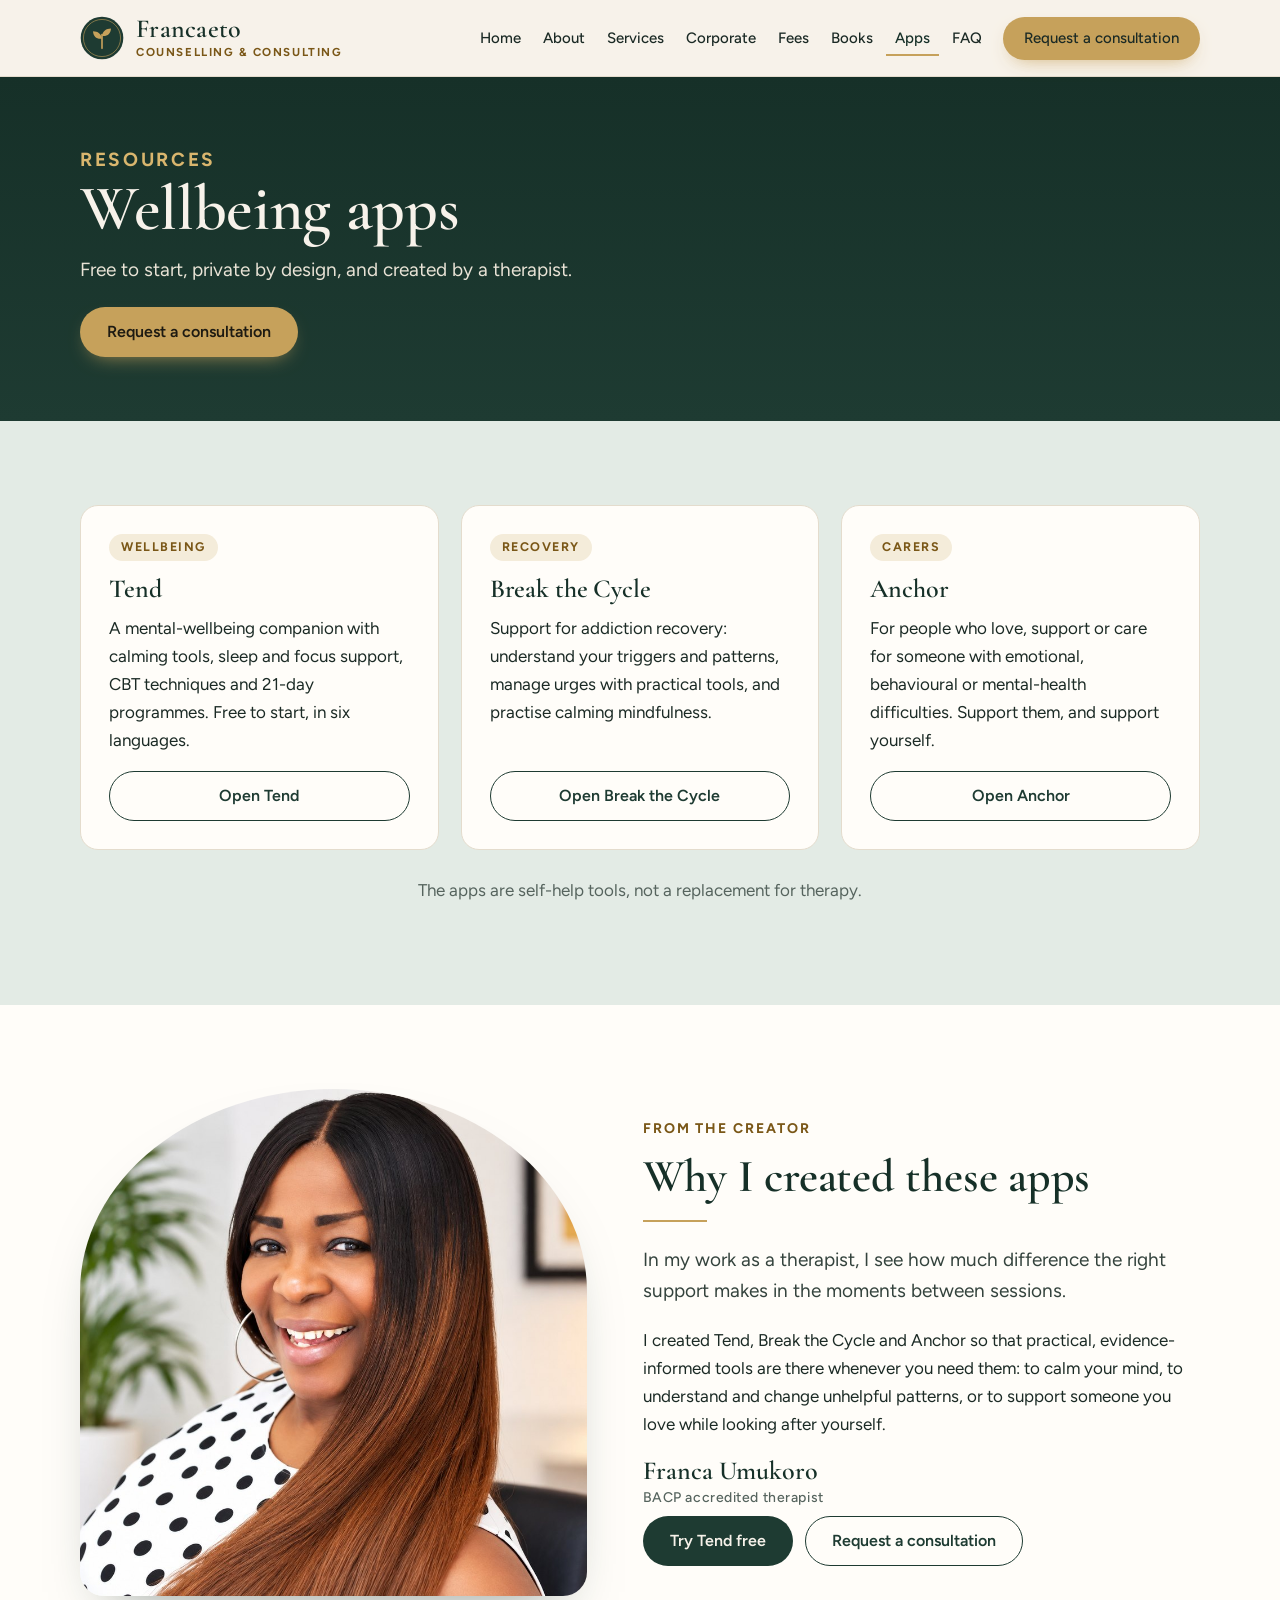
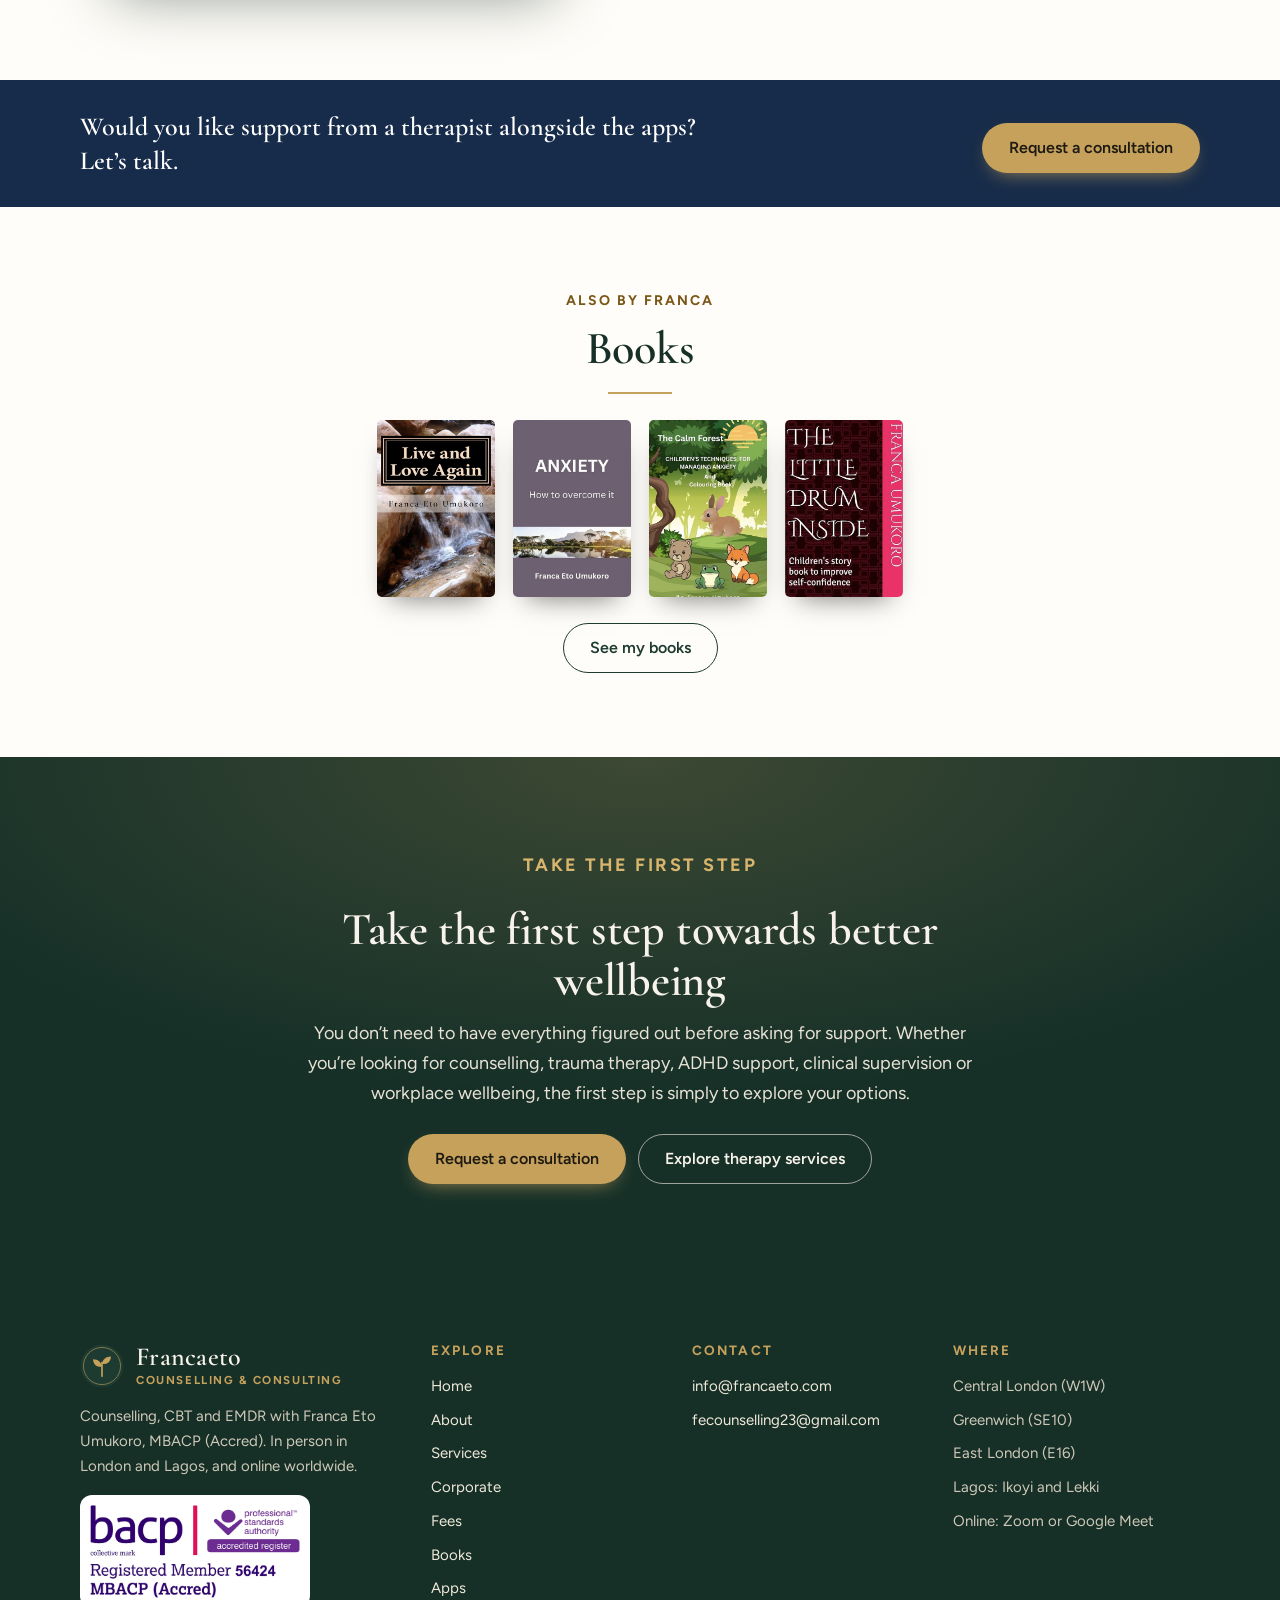
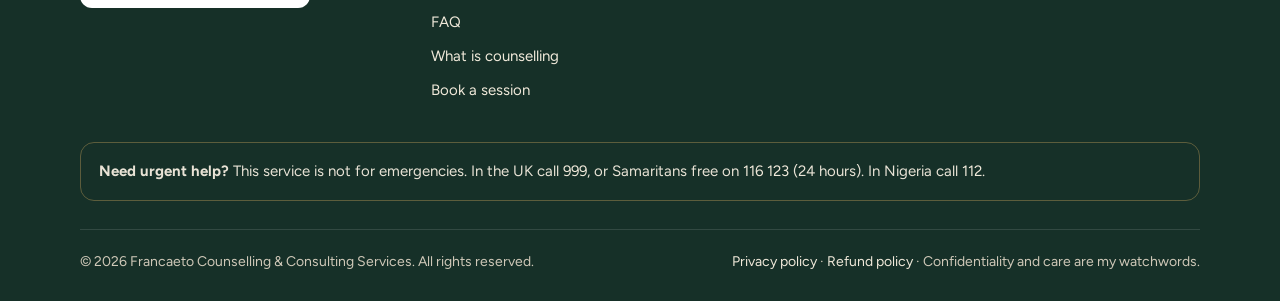
<file: apps.html>
<!doctype html>
<!-- Francaeto Counselling &amp; Consulting Services website. Version 2026-10-29.0107.
     HOW TO EDIT: find the words you want to change between the > and < signs, type over them, save, and re-upload the folder to Cloudflare. -->
<html lang="en-GB" class="no-js">
<head>
<meta charset="utf-8">
<meta name="viewport" content="width=device-width, initial-scale=1">
<title>Apps | Francaeto Counselling &amp; Consulting</title>
<meta name="description" content="Wellbeing apps created by therapist Franca Eto Umukoro: Tend for everyday wellbeing, Break the Cycle for addiction recovery and Anchor for carers.">
<link rel="canonical" href="https://www.francaeto.com/apps.html">
<meta property="og:type" content="website">
<meta property="og:site_name" content="Francaeto Counselling &amp; Consulting Services">
<meta property="og:title" content="Apps | Francaeto Counselling &amp; Consulting">
<meta property="og:description" content="Wellbeing apps created by therapist Franca Eto Umukoro: Tend for everyday wellbeing, Break the Cycle for addiction recovery and Anchor for carers.">
<meta property="og:url" content="https://www.francaeto.com/apps.html">
<meta property="og:image" content="https://www.francaeto.com/img/og.jpg">
<meta name="twitter:card" content="summary_large_image">
<meta name="theme-color" content="#163028">
<link rel="icon" href="img/logo.svg" type="image/svg+xml">
<link rel="apple-touch-icon" href="img/apple-touch-icon.png">
<link rel="preload" href="fonts/cormorant.woff" as="font" type="font/woff" crossorigin>
<link rel="stylesheet" href="style.css?v=2026-10-29.0107">
</head>
<body>
<a class="skip" href="#main">Skip to content</a>
<header class="top"><div class="wrap">
  <a class="logo" href="index.html" aria-label="Francaeto Counselling &amp; Consulting Services, home"><img src="img/logo.svg" alt="" width="44" height="44"><span><b>Francaeto</b><small>Counselling &amp; Consulting</small></span></a>
  <button class="menu-btn" aria-label="Menu" aria-expanded="false" aria-controls="nav"><svg width="22" height="22" viewBox="0 0 24 24" fill="none" stroke="currentColor" stroke-width="2" stroke-linecap="round"><path d="M4 7h16M4 12h16M4 17h16"/></svg></button>
  <nav class="nav" id="nav" aria-label="Main"><a href="index.html">Home</a><a href="about-me.html">About</a><a href="services.html">Services</a><a href="corporate.html">Corporate</a><a href="fees.html">Fees</a><a href="books.html">Books</a><a href="apps.html" aria-current=page>Apps</a><a href="faq.html">FAQ</a><a class="btn btn-gold" href="contact.html#book">Request a consultation</a></nav>
</div></header>
<main id="main">
<div class="page-head"><div class="wrap"><p class="eyebrow">Resources</p><h1>Wellbeing apps</h1><p>Free to start, private by design, and created by a therapist.</p>
  <div class="btns head-btns"><a class="btn btn-gold" href="contact.html#book">Request a consultation</a></div></div></div>
<!-- ===== SECTION: Apps ===== -->
<section class="sec-sage"><div class="wrap"><div class="reveal"><div class="apps"><article class="app"><span class="tag">Wellbeing</span><h3>Tend</h3><p>A mental-wellbeing companion with calming tools, sleep and focus support, CBT techniques and 21-day programmes. Free to start, in six languages.</p><a class="btn btn-line" href="https://tendmind.pages.dev" target="_blank" rel="noopener">Open Tend</a></article><article class="app"><span class="tag">Recovery</span><h3>Break the Cycle</h3><p>Support for addiction recovery: understand your triggers and patterns, manage urges with practical tools, and practise calming mindfulness.</p><a class="btn btn-line" href="https://breakthecycle-francaeto.pages.dev" target="_blank" rel="noopener">Open Break the Cycle</a></article><article class="app"><span class="tag">Carers</span><h3>Anchor</h3><p>For people who love, support or care for someone with emotional, behavioural or mental-health difficulties. Support them, and support yourself.</p><a class="btn btn-line" href="https://anchor-francaeto-app.pages.dev" target="_blank" rel="noopener">Open Anchor</a></article></div></div>
<p class="center reveal" style="margin-top:26px;color:var(--muted)">The apps are self-help tools, not a replacement for therapy.</p></div></section>
<!-- ===== SECTION: From the creator ===== -->
<section class="sec-paper"><div class="wrap split">
  <div class="split-media creator reveal"><img src="img/franca-creator.jpg" alt="Franca Umukoro, therapist and creator of Tend, Break the Cycle and Anchor" width="900" height="900" loading="lazy"></div>
  <div class="reveal">
    <p class="eyebrow">From the creator</p><h2>Why I created these apps</h2><hr class="rule">
    <p class="lead">In my work as a therapist, I see how much difference the right support makes in the moments between sessions.</p>
    <p>I created Tend, Break the Cycle and Anchor so that practical, evidence-informed tools are there whenever you need them: to calm your mind, to understand and change unhelpful patterns, or to support someone you love while looking after yourself.</p>
    <p class="sig">Franca Umukoro<span>BACP accredited therapist</span></p>
    <div class="btns"><a class="btn btn-green" href="https://tendmind.pages.dev" target="_blank" rel="noopener">Try Tend free</a><a class="btn btn-line" href="contact.html#book">Request a consultation</a></div>
  </div>
</div></section>
<!-- ===== Call to action (middle) ===== -->
<div class="band reveal"><div class="wrap band-in"><p>Would you like support from a therapist alongside the apps? Let’s talk.</p><div class="btns"><a class="btn btn-gold" href="contact.html#book">Request a consultation</a></div></div></div>
<!-- ===== SECTION: Books teaser ===== -->
<section class="sec-paper"><div class="wrap center reveal"><p class="eyebrow">Also by Franca</p><h2>Books</h2><hr class="rule"><div style="margin:26px 0"><div class="book-strip"><a href="https://www.amazon.co.uk/Live-Love-Again-Can-Done-ebook/dp/B06XGDR6FB" target="_blank" rel="noopener" title="Live and Love Again"><img src="img/book-live-love-again.jpg" alt="Cover of Live and Love Again" width="420" height="630" loading="lazy"></a><a href="https://www.amazon.co.uk/Anxiety-Overcome-Franca-Eto-Umukoro-ebook/dp/B0BN4G4MXX" target="_blank" rel="noopener" title="Anxiety: How to Overcome It"><img src="img/book-anxiety.jpg" alt="Cover of Anxiety: How to Overcome It" width="420" height="630" loading="lazy"></a><a href="https://www.amazon.co.uk/s?k=The+Calm+Forest+Franca+Umukoro" target="_blank" rel="noopener" title="The Calm Forest"><img src="img/book-calm-forest.jpg" alt="Cover of The Calm Forest" width="420" height="630" loading="lazy"></a><a href="https://www.amazon.co.uk/s?k=The+Little+Drum+Inside+Franca+Umukoro" target="_blank" rel="noopener" title="The Little Drum Inside"><img src="img/book-little-drum.jpg" alt="Cover of The Little Drum Inside" width="420" height="630" loading="lazy"></a></div></div><a class="btn btn-line" href="books.html">See my books</a></div></section>
<!-- ===== SECTION: Final call to action ===== -->
<section class="final"><div class="wrap final-in reveal">
  <p class="eyebrow">Take the first step</p>
  <h2>Take the first step towards better wellbeing</h2>
  <p>You don’t need to have everything figured out before asking for support. Whether you’re looking for counselling, trauma therapy, ADHD support, clinical supervision or workplace wellbeing, the first step is simply to explore your options.</p>
  <div class="btns" style="justify-content:center"><a class="btn btn-gold" href="contact.html#book">Request a consultation</a><a class="btn btn-light" href="services.html">Explore therapy services</a></div>
</div></section>
</main>
<footer class="foot"><div class="wrap">
  <div class="foot-grid">
    <div>
      <a class="logo" href="index.html" style="color:#F7F2EA"><img src="img/logo.svg" alt="" width="44" height="44"><span><b>Francaeto</b><small style="color:var(--gold)">Counselling &amp; Consulting</small></span></a>
      <p style="margin-top:16px">Counselling, CBT and EMDR with Franca Eto Umukoro, MBACP (Accred). In person in London and Lagos, and online worldwide.</p>
      <a href="https://www.bacp.co.uk/search/Register" target="_blank" rel="noopener" title="Check the BACP register (member 56424)"><img class="badge" src="img/bacp.png" alt="BACP accredited register, Registered Member 56424, MBACP (Accred)" width="230" height="102" loading="lazy"></a>
    </div>
    <div><h4>Explore</h4><ul><li><a href="index.html">Home</a></li><li><a href="about-me.html">About</a></li><li><a href="services.html">Services</a></li><li><a href="corporate.html">Corporate</a></li><li><a href="fees.html">Fees</a></li><li><a href="books.html">Books</a></li><li><a href="apps.html">Apps</a></li><li><a href="faq.html">FAQ</a></li><li><a href="what-is-counselling.html">What is counselling</a></li><li><a href="contact.html">Book a session</a></li></ul></div>
    <div><h4>Contact</h4><ul>
      <li><a href="mailto:info@francaeto.com">info@francaeto.com</a></li>
      <li><a href="mailto:fecounselling23@gmail.com">fecounselling23@gmail.com</a></li></ul></div>
    <div><h4>Where</h4><ul><li>Central London (W1W)</li><li>Greenwich (SE10)</li><li>East London (E16)</li><li>Lagos: Ikoyi and Lekki</li><li>Online: Zoom or Google Meet</li></ul></div>
  </div>
  <p class="crisis"><b>Need urgent help?</b> This service is not for emergencies. In the UK call <a href="tel:999">999</a>, or Samaritans free on <a href="tel:116123">116 123</a> (24 hours). In Nigeria call <a href="tel:112">112</a>.</p>
  <div class="legal"><span>© <span data-year>2026</span> Francaeto Counselling &amp; Consulting Services. All rights reserved.</span><span><a href="privacy.html">Privacy policy</a> · <a href="refunds.html">Refund policy</a> · Confidentiality and care are my watchwords.</span></div>
</div></footer>
<script src="site.js" defer></script>
</body>
</html>
</file>
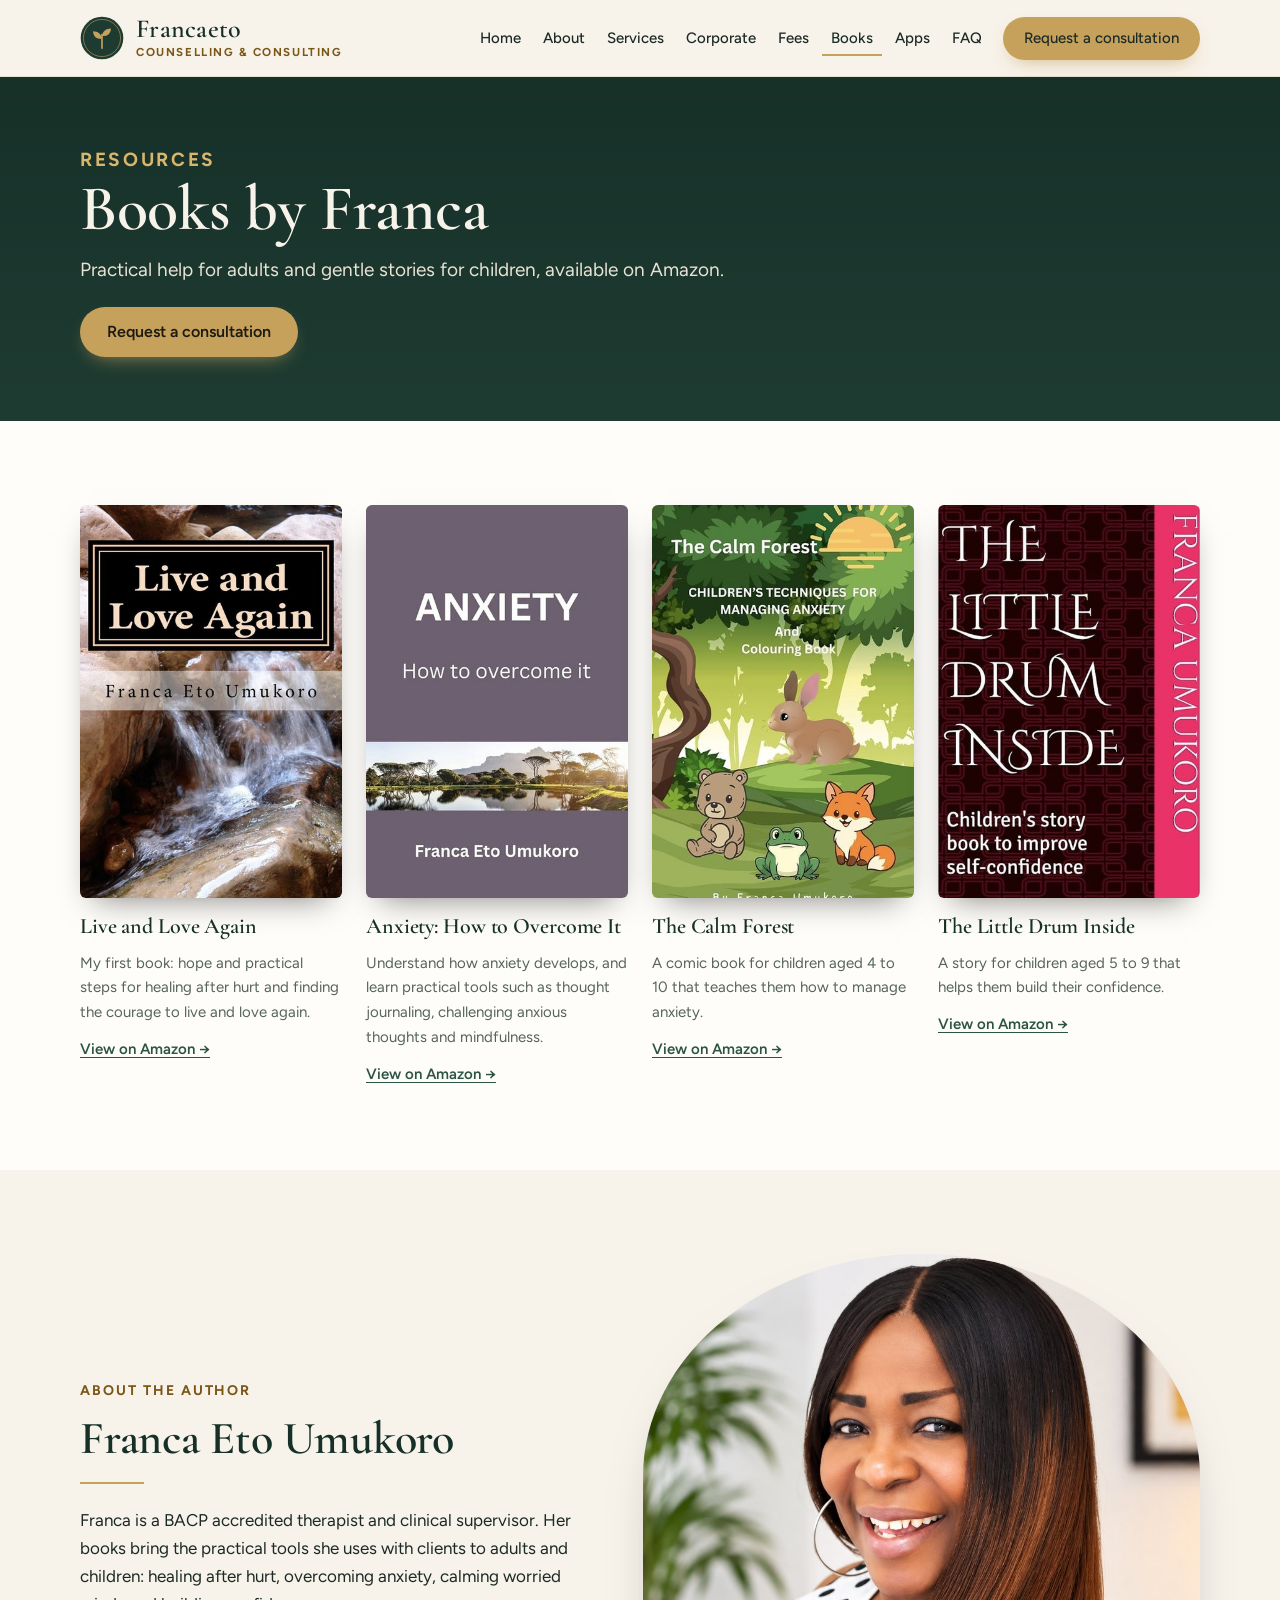
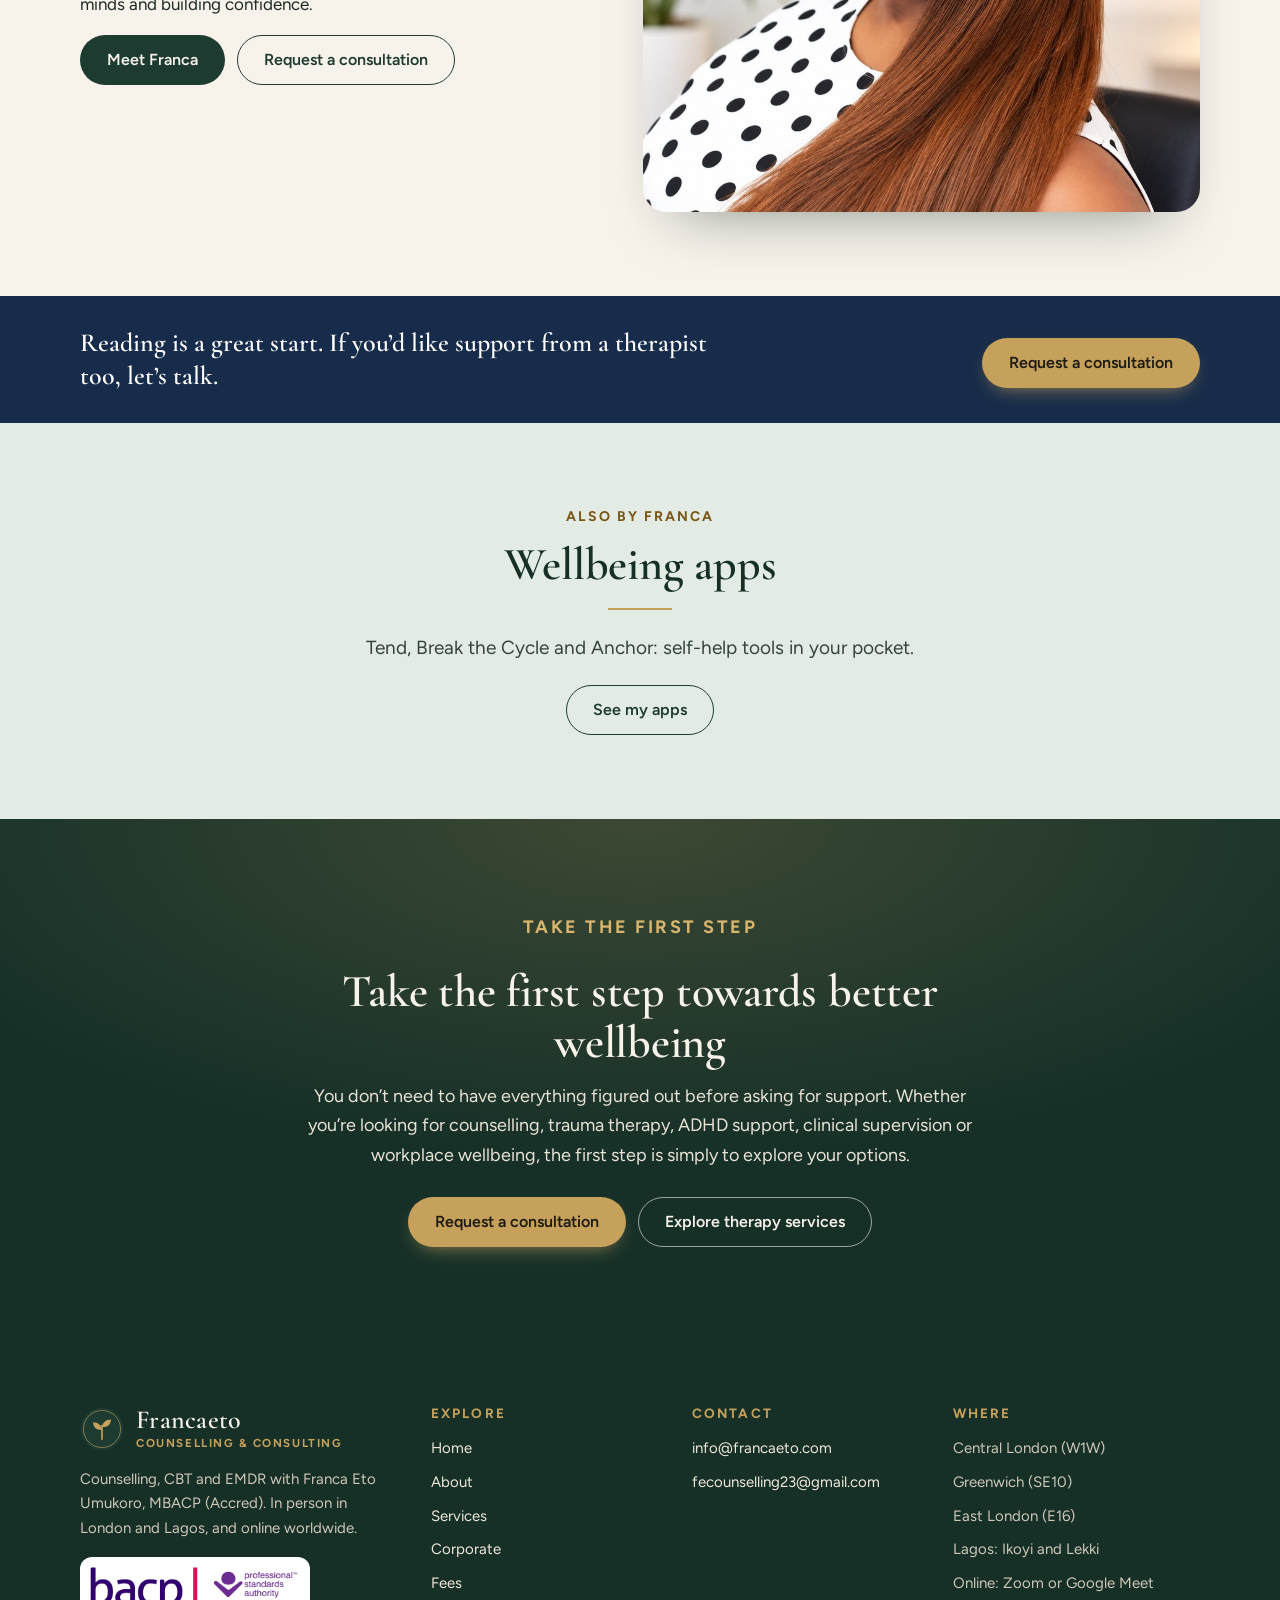
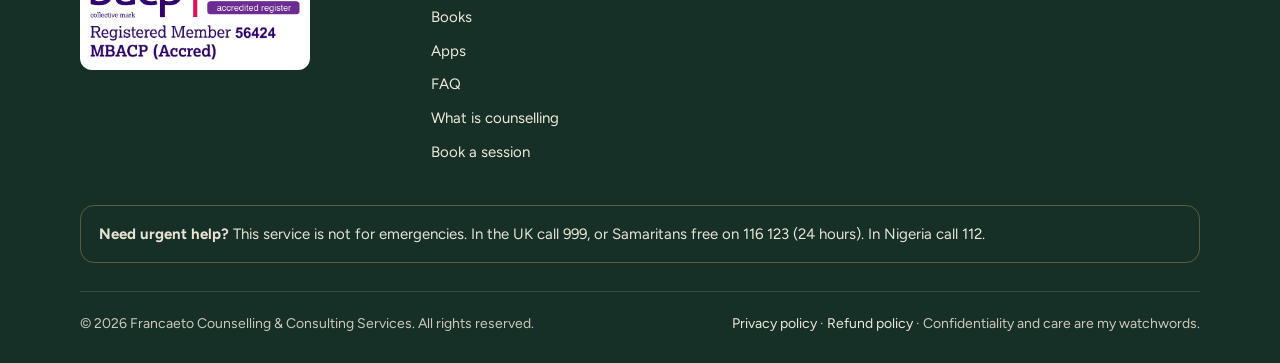
<file: books.html>
<!doctype html>
<!-- Francaeto Counselling &amp; Consulting Services website. Version 2026-10-29.0107.
     HOW TO EDIT: find the words you want to change between the > and < signs, type over them, save, and re-upload the folder to Cloudflare. -->
<html lang="en-GB" class="no-js">
<head>
<meta charset="utf-8">
<meta name="viewport" content="width=device-width, initial-scale=1">
<title>Books | Francaeto Counselling &amp; Consulting</title>
<meta name="description" content="Books by Franca Eto Umukoro on healing, anxiety and children’s wellbeing: Live and Love Again, Anxiety: How to Overcome It, The Calm Forest and The Little Drum Inside.">
<link rel="canonical" href="https://www.francaeto.com/books.html">
<meta property="og:type" content="website">
<meta property="og:site_name" content="Francaeto Counselling &amp; Consulting Services">
<meta property="og:title" content="Books | Francaeto Counselling &amp; Consulting">
<meta property="og:description" content="Books by Franca Eto Umukoro on healing, anxiety and children’s wellbeing: Live and Love Again, Anxiety: How to Overcome It, The Calm Forest and The Little Drum Inside.">
<meta property="og:url" content="https://www.francaeto.com/books.html">
<meta property="og:image" content="https://www.francaeto.com/img/og.jpg">
<meta name="twitter:card" content="summary_large_image">
<meta name="theme-color" content="#163028">
<link rel="icon" href="img/logo.svg" type="image/svg+xml">
<link rel="apple-touch-icon" href="img/apple-touch-icon.png">
<link rel="preload" href="fonts/cormorant.woff" as="font" type="font/woff" crossorigin>
<link rel="stylesheet" href="style.css?v=2026-10-29.0107">
</head>
<body>
<a class="skip" href="#main">Skip to content</a>
<header class="top"><div class="wrap">
  <a class="logo" href="index.html" aria-label="Francaeto Counselling &amp; Consulting Services, home"><img src="img/logo.svg" alt="" width="44" height="44"><span><b>Francaeto</b><small>Counselling &amp; Consulting</small></span></a>
  <button class="menu-btn" aria-label="Menu" aria-expanded="false" aria-controls="nav"><svg width="22" height="22" viewBox="0 0 24 24" fill="none" stroke="currentColor" stroke-width="2" stroke-linecap="round"><path d="M4 7h16M4 12h16M4 17h16"/></svg></button>
  <nav class="nav" id="nav" aria-label="Main"><a href="index.html">Home</a><a href="about-me.html">About</a><a href="services.html">Services</a><a href="corporate.html">Corporate</a><a href="fees.html">Fees</a><a href="books.html" aria-current=page>Books</a><a href="apps.html">Apps</a><a href="faq.html">FAQ</a><a class="btn btn-gold" href="contact.html#book">Request a consultation</a></nav>
</div></header>
<main id="main">
<div class="page-head"><div class="wrap"><p class="eyebrow">Resources</p><h1>Books by Franca</h1><p>Practical help for adults and gentle stories for children, available on Amazon.</p>
  <div class="btns head-btns"><a class="btn btn-gold" href="contact.html#book">Request a consultation</a></div></div></div>
<!-- ===== SECTION: Books ===== -->
<section class="sec-paper"><div class="wrap"><div class="reveal"><div class="books"><article class="book"><a href="https://www.amazon.co.uk/Live-Love-Again-Can-Done-ebook/dp/B06XGDR6FB" target="_blank" rel="noopener"><img src="img/book-live-love-again.jpg" alt="Cover of Live and Love Again by Franca Eto Umukoro" width="420" height="630" loading="lazy"></a><h3>Live and Love Again</h3><p>My first book: hope and practical steps for healing after hurt and finding the courage to live and love again.</p><a href="https://www.amazon.co.uk/Live-Love-Again-Can-Done-ebook/dp/B06XGDR6FB" target="_blank" rel="noopener">View on Amazon →</a></article><article class="book"><a href="https://www.amazon.co.uk/Anxiety-Overcome-Franca-Eto-Umukoro-ebook/dp/B0BN4G4MXX" target="_blank" rel="noopener"><img src="img/book-anxiety.jpg" alt="Cover of Anxiety: How to Overcome It by Franca Eto Umukoro" width="420" height="630" loading="lazy"></a><h3>Anxiety: How to Overcome It</h3><p>Understand how anxiety develops, and learn practical tools such as thought journaling, challenging anxious thoughts and mindfulness.</p><a href="https://www.amazon.co.uk/Anxiety-Overcome-Franca-Eto-Umukoro-ebook/dp/B0BN4G4MXX" target="_blank" rel="noopener">View on Amazon →</a></article><article class="book"><a href="https://www.amazon.co.uk/s?k=The+Calm+Forest+Franca+Umukoro" target="_blank" rel="noopener"><img src="img/book-calm-forest.jpg" alt="Cover of The Calm Forest by Franca Eto Umukoro" width="420" height="630" loading="lazy"></a><h3>The Calm Forest</h3><p>A comic book for children aged 4 to 10 that teaches them how to manage anxiety.</p><a href="https://www.amazon.co.uk/s?k=The+Calm+Forest+Franca+Umukoro" target="_blank" rel="noopener">View on Amazon →</a></article><article class="book"><a href="https://www.amazon.co.uk/s?k=The+Little+Drum+Inside+Franca+Umukoro" target="_blank" rel="noopener"><img src="img/book-little-drum.jpg" alt="Cover of The Little Drum Inside by Franca Eto Umukoro" width="420" height="630" loading="lazy"></a><h3>The Little Drum Inside</h3><p>A story for children aged 5 to 9 that helps them build their confidence.</p><a href="https://www.amazon.co.uk/s?k=The+Little+Drum+Inside+Franca+Umukoro" target="_blank" rel="noopener">View on Amazon →</a></article></div></div></div></section>
<!-- ===== SECTION: About the author ===== -->
<section><div class="wrap split rev">
  <div class="split-media creator reveal"><img src="img/franca-creator.jpg" alt="Franca Eto Umukoro, author and therapist" width="900" height="900" loading="lazy"></div>
  <div class="reveal">
    <p class="eyebrow">About the author</p><h2>Franca Eto Umukoro</h2><hr class="rule">
    <p>Franca is a BACP accredited therapist and clinical supervisor. Her books bring the practical tools she uses with clients to adults and children: healing after hurt, overcoming anxiety, calming worried minds and building confidence.</p>
    <div class="btns"><a class="btn btn-green" href="about-me.html">Meet Franca</a><a class="btn btn-line" href="contact.html#book">Request a consultation</a></div>
  </div>
</div></section>
<!-- ===== Call to action (middle) ===== -->
<div class="band reveal"><div class="wrap band-in"><p>Reading is a great start. If you’d like support from a therapist too, let’s talk.</p><div class="btns"><a class="btn btn-gold" href="contact.html#book">Request a consultation</a></div></div></div>
<!-- ===== SECTION: Apps teaser ===== -->
<section class="sec-sage"><div class="wrap center reveal"><p class="eyebrow">Also by Franca</p><h2>Wellbeing apps</h2><hr class="rule"><p class="lead narrow" style="margin:0 auto 22px">Tend, Break the Cycle and Anchor: self-help tools in your pocket.</p><a class="btn btn-line" href="apps.html">See my apps</a></div></section>
<!-- ===== SECTION: Final call to action ===== -->
<section class="final"><div class="wrap final-in reveal">
  <p class="eyebrow">Take the first step</p>
  <h2>Take the first step towards better wellbeing</h2>
  <p>You don’t need to have everything figured out before asking for support. Whether you’re looking for counselling, trauma therapy, ADHD support, clinical supervision or workplace wellbeing, the first step is simply to explore your options.</p>
  <div class="btns" style="justify-content:center"><a class="btn btn-gold" href="contact.html#book">Request a consultation</a><a class="btn btn-light" href="services.html">Explore therapy services</a></div>
</div></section>
</main>
<footer class="foot"><div class="wrap">
  <div class="foot-grid">
    <div>
      <a class="logo" href="index.html" style="color:#F7F2EA"><img src="img/logo.svg" alt="" width="44" height="44"><span><b>Francaeto</b><small style="color:var(--gold)">Counselling &amp; Consulting</small></span></a>
      <p style="margin-top:16px">Counselling, CBT and EMDR with Franca Eto Umukoro, MBACP (Accred). In person in London and Lagos, and online worldwide.</p>
      <a href="https://www.bacp.co.uk/search/Register" target="_blank" rel="noopener" title="Check the BACP register (member 56424)"><img class="badge" src="img/bacp.png" alt="BACP accredited register, Registered Member 56424, MBACP (Accred)" width="230" height="102" loading="lazy"></a>
    </div>
    <div><h4>Explore</h4><ul><li><a href="index.html">Home</a></li><li><a href="about-me.html">About</a></li><li><a href="services.html">Services</a></li><li><a href="corporate.html">Corporate</a></li><li><a href="fees.html">Fees</a></li><li><a href="books.html">Books</a></li><li><a href="apps.html">Apps</a></li><li><a href="faq.html">FAQ</a></li><li><a href="what-is-counselling.html">What is counselling</a></li><li><a href="contact.html">Book a session</a></li></ul></div>
    <div><h4>Contact</h4><ul>
      <li><a href="mailto:info@francaeto.com">info@francaeto.com</a></li>
      <li><a href="mailto:fecounselling23@gmail.com">fecounselling23@gmail.com</a></li></ul></div>
    <div><h4>Where</h4><ul><li>Central London (W1W)</li><li>Greenwich (SE10)</li><li>East London (E16)</li><li>Lagos: Ikoyi and Lekki</li><li>Online: Zoom or Google Meet</li></ul></div>
  </div>
  <p class="crisis"><b>Need urgent help?</b> This service is not for emergencies. In the UK call <a href="tel:999">999</a>, or Samaritans free on <a href="tel:116123">116 123</a> (24 hours). In Nigeria call <a href="tel:112">112</a>.</p>
  <div class="legal"><span>© <span data-year>2026</span> Francaeto Counselling &amp; Consulting Services. All rights reserved.</span><span><a href="privacy.html">Privacy policy</a> · <a href="refunds.html">Refund policy</a> · Confidentiality and care are my watchwords.</span></div>
</div></footer>
<script src="site.js" defer></script>
</body>
</html>
</file>
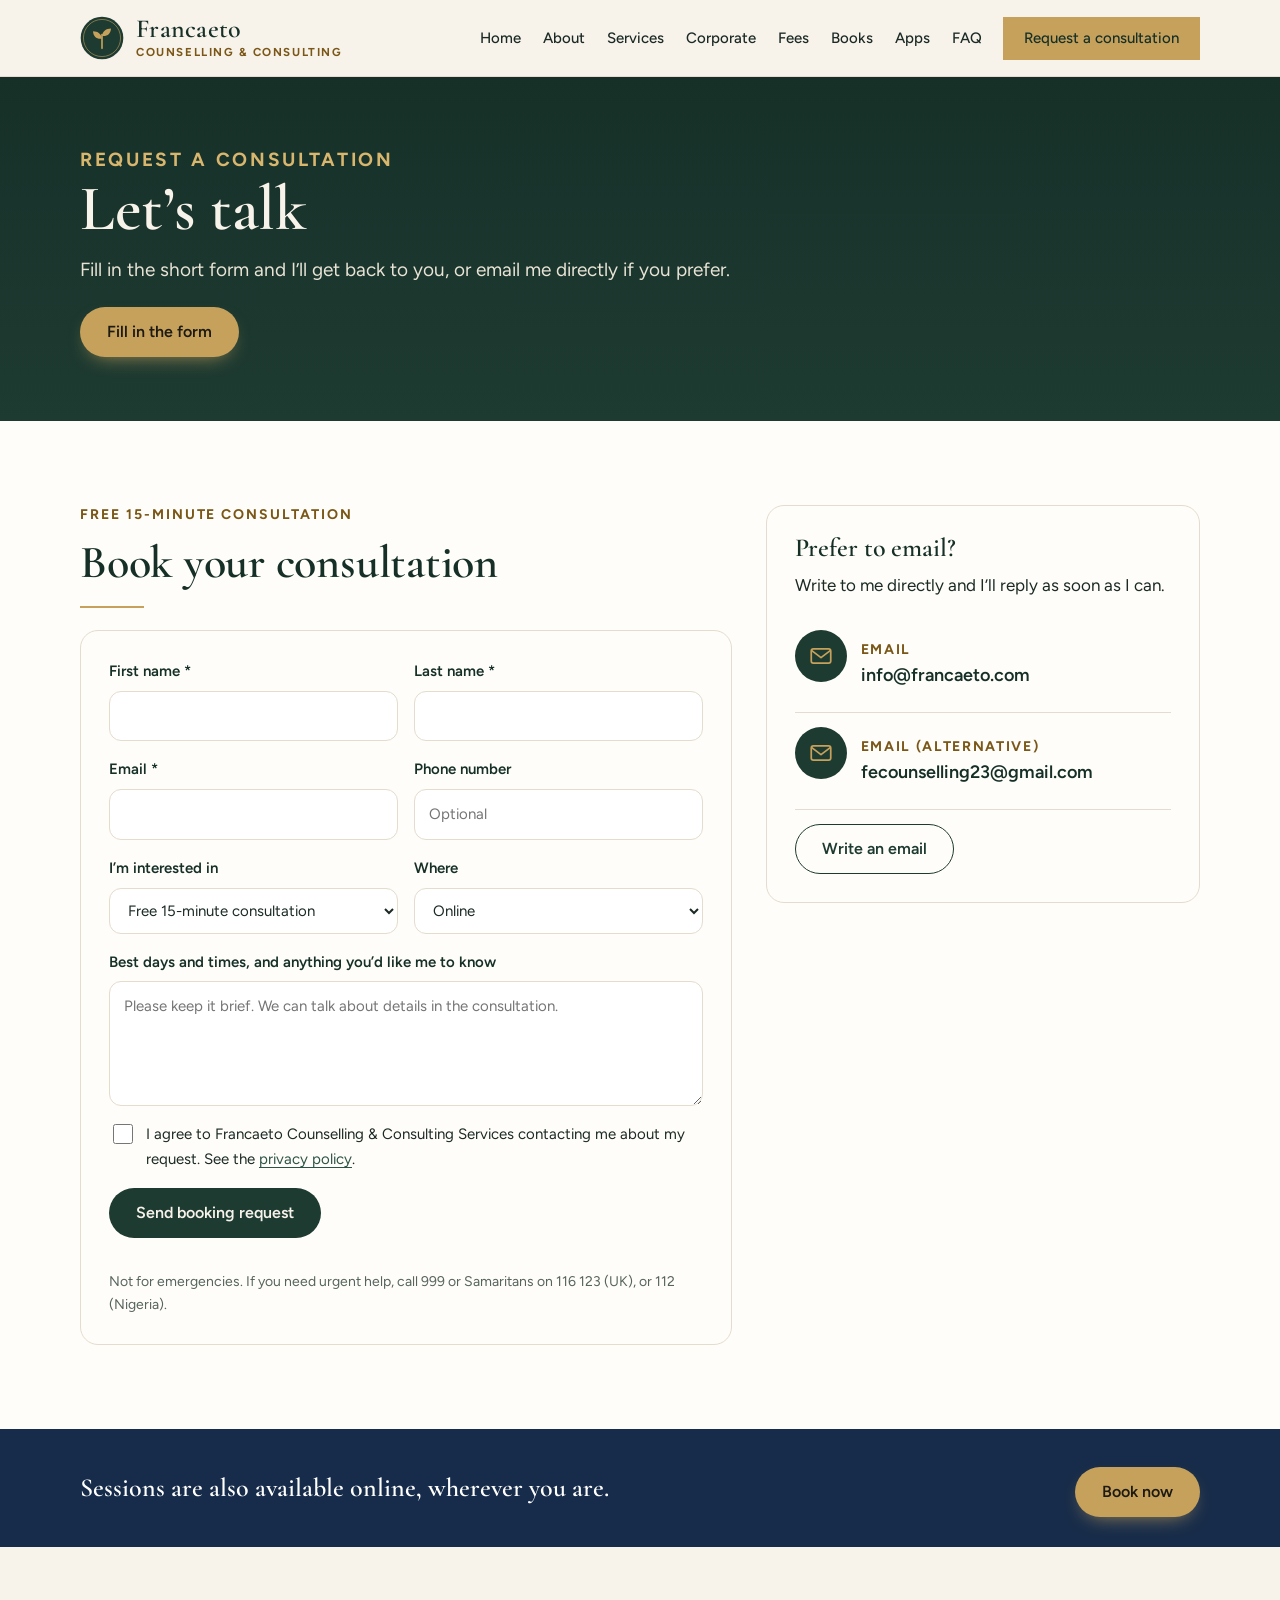
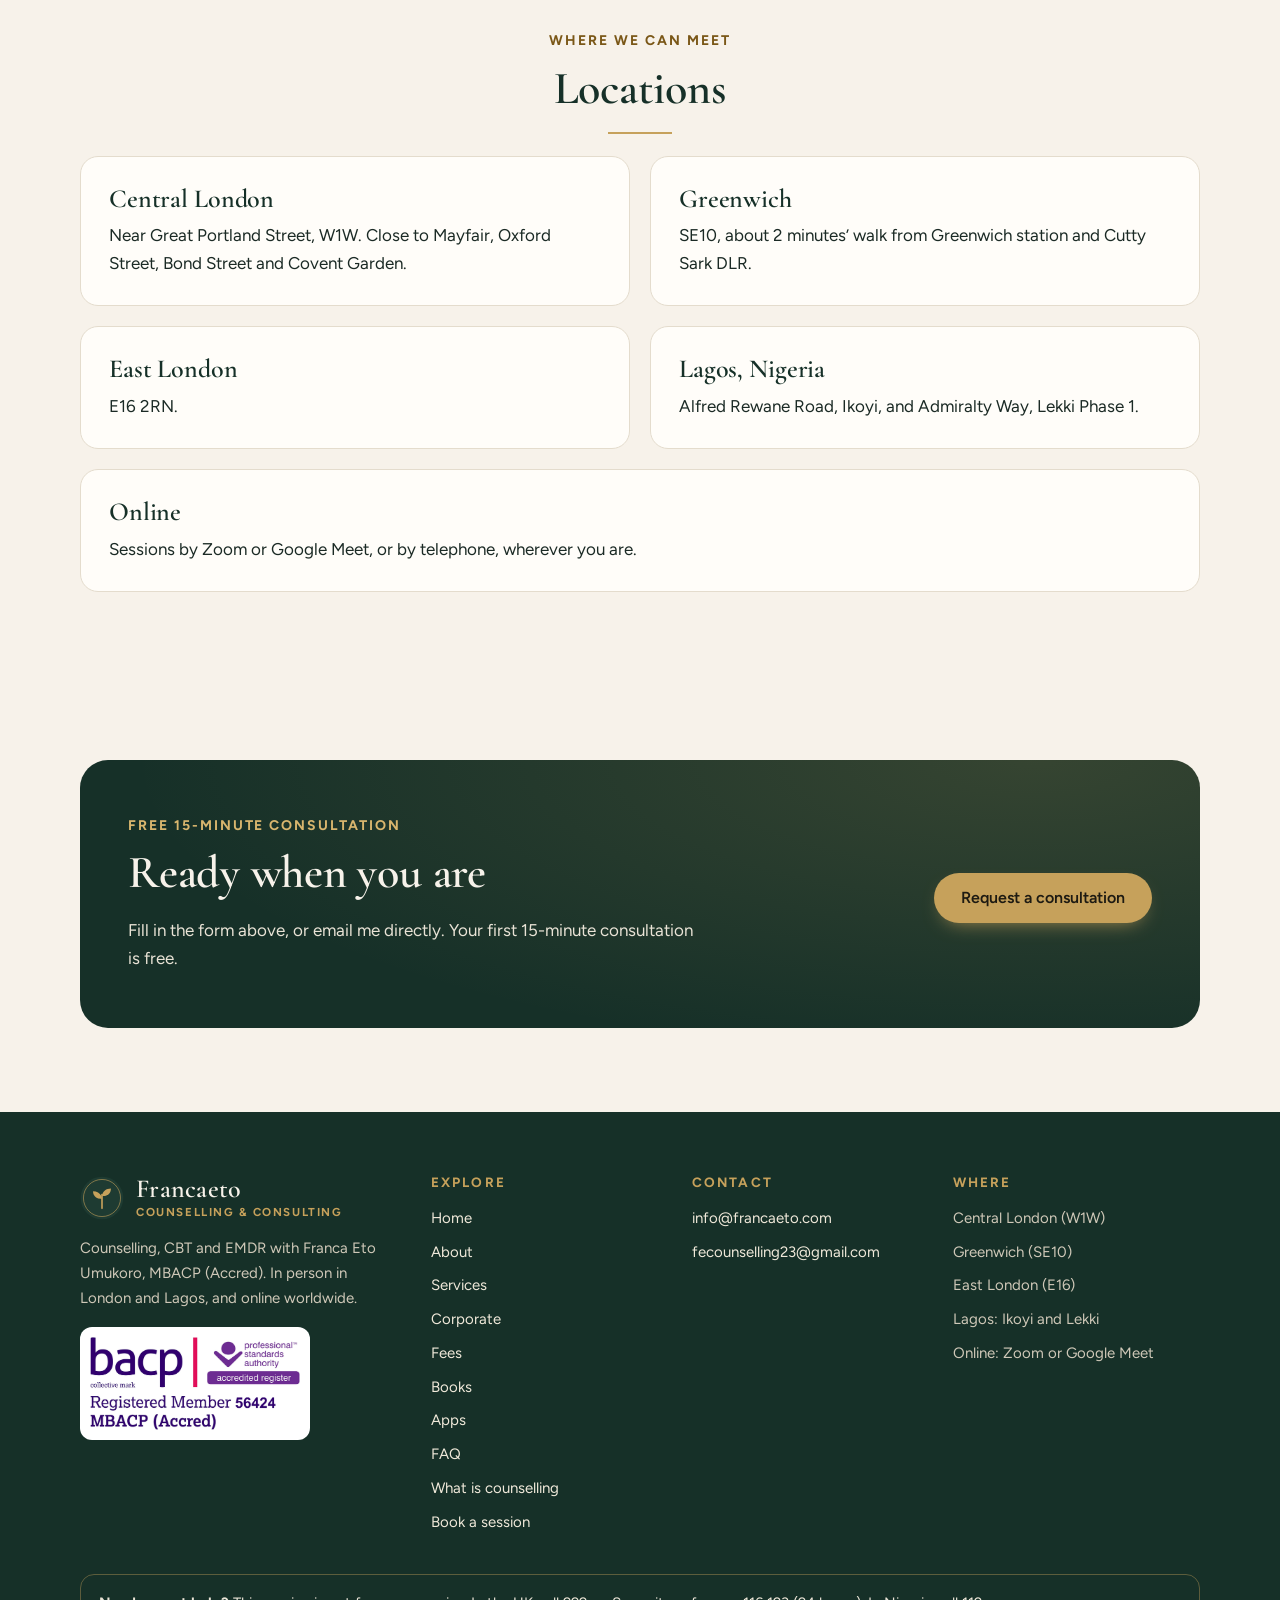
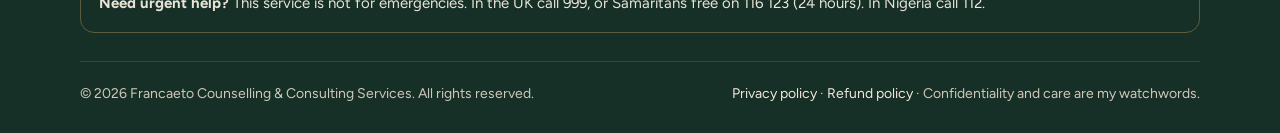
<file: contact.html>
<!doctype html>
<!-- Francaeto Counselling &amp; Consulting Services website. Version 2026-10-29.0107.
     HOW TO EDIT: find the words you want to change between the > and < signs, type over them, save, and re-upload the folder to Cloudflare. -->
<html lang="en-GB" class="no-js">
<head>
<meta charset="utf-8">
<meta name="viewport" content="width=device-width, initial-scale=1">
<title>Request a consultation | Francaeto Counselling &amp; Consulting</title>
<meta name="description" content="Book a free 15-minute consultation with Franca: fill in the booking form or email. Sessions in Central London, Greenwich, East London, Lagos and online.">
<link rel="canonical" href="https://www.francaeto.com/contact.html">
<meta property="og:type" content="website">
<meta property="og:site_name" content="Francaeto Counselling &amp; Consulting Services">
<meta property="og:title" content="Request a consultation | Francaeto Counselling &amp; Consulting">
<meta property="og:description" content="Book a free 15-minute consultation with Franca: fill in the booking form or email. Sessions in Central London, Greenwich, East London, Lagos and online.">
<meta property="og:url" content="https://www.francaeto.com/contact.html">
<meta property="og:image" content="https://www.francaeto.com/img/og.jpg">
<meta name="twitter:card" content="summary_large_image">
<meta name="theme-color" content="#163028">
<link rel="icon" href="img/logo.svg" type="image/svg+xml">
<link rel="apple-touch-icon" href="img/apple-touch-icon.png">
<link rel="preload" href="fonts/cormorant.woff" as="font" type="font/woff" crossorigin>
<link rel="stylesheet" href="style.css?v=2026-10-29.0107">
</head>
<body>
<a class="skip" href="#main">Skip to content</a>
<header class="top"><div class="wrap">
  <a class="logo" href="index.html" aria-label="Francaeto Counselling &amp; Consulting Services, home"><img src="img/logo.svg" alt="" width="44" height="44"><span><b>Francaeto</b><small>Counselling &amp; Consulting</small></span></a>
  <button class="menu-btn" aria-label="Menu" aria-expanded="false" aria-controls="nav"><svg width="22" height="22" viewBox="0 0 24 24" fill="none" stroke="currentColor" stroke-width="2" stroke-linecap="round"><path d="M4 7h16M4 12h16M4 17h16"/></svg></button>
  <nav class="nav" id="nav" aria-label="Main"><a href="index.html">Home</a><a href="about-me.html">About</a><a href="services.html">Services</a><a href="corporate.html">Corporate</a><a href="fees.html">Fees</a><a href="books.html">Books</a><a href="apps.html">Apps</a><a href="faq.html">FAQ</a><a class="btn btn-gold" href="contact.html#book" aria-current=page>Request a consultation</a></nav>
</div></header>
<main id="main">
<div class="page-head"><div class="wrap"><p class="eyebrow">Request a consultation</p><h1>Let’s talk</h1><p>Fill in the short form and I’ll get back to you, or email me directly if you prefer.</p>
  <div class="btns head-btns"><a class="btn btn-gold" href="#book">Fill in the form</a></div></div></div>

<!-- ===== SECTION: Booking form and email ===== -->
<section class="sec-paper" id="book"><div class="wrap">
  <div class="contact-grid">
    <div class="reveal">
      <p class="eyebrow">Free 15-minute consultation</p>
      <h2>Book your consultation</h2>
      <hr class="rule">
      <form class="book-form card" id="bookForm" data-kind="Booking request" novalidate>
  <input type="hidden" name="subject" value="New booking request from francaeto.com">
  <input type="checkbox" name="botcheck" class="hp" tabindex="-1" autocomplete="off" aria-hidden="true">
  <div class="row2">
    <label>First name *<input name="first_name" required autocomplete="given-name"></label>
    <label>Last name *<input name="last_name" required autocomplete="family-name"></label>
  </div>
  <div class="row2">
    <label>Email *<input name="email" type="email" required autocomplete="email"></label>
    <label>Phone number<input name="phone" type="tel" autocomplete="tel" placeholder="Optional"></label>
  </div>
  <div class="row2">
    <label>I’m interested in<select name="service"><option>Free 15-minute consultation</option><option>Individual therapy</option><option>Trauma and EMDR</option><option>Mindfulness and stress</option><option>ADHD support</option><option>Couples and relationships</option><option>Child or teenager</option><option>Group therapy</option><option>Clinical supervision</option><option>Corporate wellbeing</option><option>Not sure yet</option></select></label>
    <label>Where<select name="where"><option>Online</option><option>Central London</option><option>Greenwich</option><option>East London</option><option>Lagos</option><option>Telephone</option></select></label>
  </div>
  <label>Best days and times, and anything you’d like me to know<textarea name="message" rows="4" placeholder="Please keep it brief. We can talk about details in the consultation."></textarea></label>
  <label class="check"><input type="checkbox" name="consent" required><span>I agree to Francaeto Counselling &amp; Consulting Services contacting me about my request. See the <a href="privacy.html">privacy policy</a>.</span></label>
  <button class="btn btn-green" type="submit">Send booking request</button>
  <p class="form-msg" role="status" aria-live="polite"></p>
  <p class="fine">Not for emergencies. If you need urgent help, call 999 or Samaritans on 116 123 (UK), or 112 (Nigeria).</p>
</form>
    </div>
    <aside class="reveal">
      <div class="card">
        <h3>Prefer to email?</h3>
        <p>Write to me directly and I’ll reply as soon as I can.</p>
        <div class="contact-line"><span class="icon" aria-hidden="true"><svg viewBox="0 0 24 24"><rect x="3" y="5.5" width="18" height="13" rx="2"/><path d="M3.5 7l8.5 6.5L20.5 7"/></svg></span><div><b>Email</b><a href="mailto:info@francaeto.com">info@<wbr>francaeto.com</a></div></div>
        <div class="contact-line"><span class="icon" aria-hidden="true"><svg viewBox="0 0 24 24"><rect x="3" y="5.5" width="18" height="13" rx="2"/><path d="M3.5 7l8.5 6.5L20.5 7"/></svg></span><div><b>Email (alternative)</b><a href="mailto:fecounselling23@gmail.com">fecounselling23@<wbr>gmail.com</a></div></div>
        <a class="btn btn-line" href="mailto:info@francaeto.com?cc=fecounselling23@gmail.com&subject=Free%2015-minute%20consultation&body=Hello%20Franca%2C%0A%0AI%E2%80%99d%20like%20to%20book%20a%20free%2015-minute%20consultation.%0A%0AMy%20name%3A%0AMy%20phone%20number%3A%0ABest%20days%20and%20times%3A%0AIn%20person%20or%20online%3A%0A%0AThank%20you." style="margin-top:14px">Write an email</a>
      </div>
    </aside>
  </div>
</div></section>

<!-- ===== Call to action (middle) ===== -->
<div class="band reveal"><div class="wrap band-in"><p>Sessions are also available online, wherever you are.</p><div class="btns"><a class="btn btn-gold" href="contact.html#book">Book now</a></div></div></div>

<!-- ===== SECTION: Locations ===== -->
<section><div class="wrap">
  <div class="center reveal"><p class="eyebrow">Where we can meet</p><h2>Locations</h2><hr class="rule"></div>
  <div class="places">
    <div class="card reveal"><h3>Central London</h3><p>Near Great Portland Street, W1W. Close to Mayfair, Oxford Street, Bond Street and Covent Garden.</p></div>
    <div class="card reveal"><h3>Greenwich</h3><p>SE10, about 2 minutes’ walk from Greenwich station and Cutty Sark DLR.</p></div>
    <div class="card reveal"><h3>East London</h3><p>E16 2RN.</p></div>
    <div class="card reveal"><h3>Lagos, Nigeria</h3><p>Alfred Rewane Road, Ikoyi, and Admiralty Way, Lekki Phase 1.</p></div>
    <div class="card reveal" style="grid-column:1/-1"><h3>Online</h3><p>Sessions by Zoom or Google Meet, or by telephone, wherever you are.</p></div>
  </div>
</div></section>

<!-- ===== SECTION: Book a free consultation ===== -->
<section><div class="wrap"><div class="cta">
  <div><p class="eyebrow">Free 15-minute consultation</p><h2>Ready when you are</h2><p style="margin:0">Fill in the form above, or email me directly. Your first 15-minute consultation is free.</p></div>
  <div class="btns"><a class="btn btn-gold" href="#book">Request a consultation</a></div>
</div></div></section>
</main>
<footer class="foot"><div class="wrap">
  <div class="foot-grid">
    <div>
      <a class="logo" href="index.html" style="color:#F7F2EA"><img src="img/logo.svg" alt="" width="44" height="44"><span><b>Francaeto</b><small style="color:var(--gold)">Counselling &amp; Consulting</small></span></a>
      <p style="margin-top:16px">Counselling, CBT and EMDR with Franca Eto Umukoro, MBACP (Accred). In person in London and Lagos, and online worldwide.</p>
      <a href="https://www.bacp.co.uk/search/Register" target="_blank" rel="noopener" title="Check the BACP register (member 56424)"><img class="badge" src="img/bacp.png" alt="BACP accredited register, Registered Member 56424, MBACP (Accred)" width="230" height="102" loading="lazy"></a>
    </div>
    <div><h4>Explore</h4><ul><li><a href="index.html">Home</a></li><li><a href="about-me.html">About</a></li><li><a href="services.html">Services</a></li><li><a href="corporate.html">Corporate</a></li><li><a href="fees.html">Fees</a></li><li><a href="books.html">Books</a></li><li><a href="apps.html">Apps</a></li><li><a href="faq.html">FAQ</a></li><li><a href="what-is-counselling.html">What is counselling</a></li><li><a href="contact.html">Book a session</a></li></ul></div>
    <div><h4>Contact</h4><ul>
      <li><a href="mailto:info@francaeto.com">info@francaeto.com</a></li>
      <li><a href="mailto:fecounselling23@gmail.com">fecounselling23@gmail.com</a></li></ul></div>
    <div><h4>Where</h4><ul><li>Central London (W1W)</li><li>Greenwich (SE10)</li><li>East London (E16)</li><li>Lagos: Ikoyi and Lekki</li><li>Online: Zoom or Google Meet</li></ul></div>
  </div>
  <p class="crisis"><b>Need urgent help?</b> This service is not for emergencies. In the UK call <a href="tel:999">999</a>, or Samaritans free on <a href="tel:116123">116 123</a> (24 hours). In Nigeria call <a href="tel:112">112</a>.</p>
  <div class="legal"><span>© <span data-year>2026</span> Francaeto Counselling &amp; Consulting Services. All rights reserved.</span><span><a href="privacy.html">Privacy policy</a> · <a href="refunds.html">Refund policy</a> · Confidentiality and care are my watchwords.</span></div>
</div></footer>
<script src="site.js" defer></script>
</body>
</html>
</file>
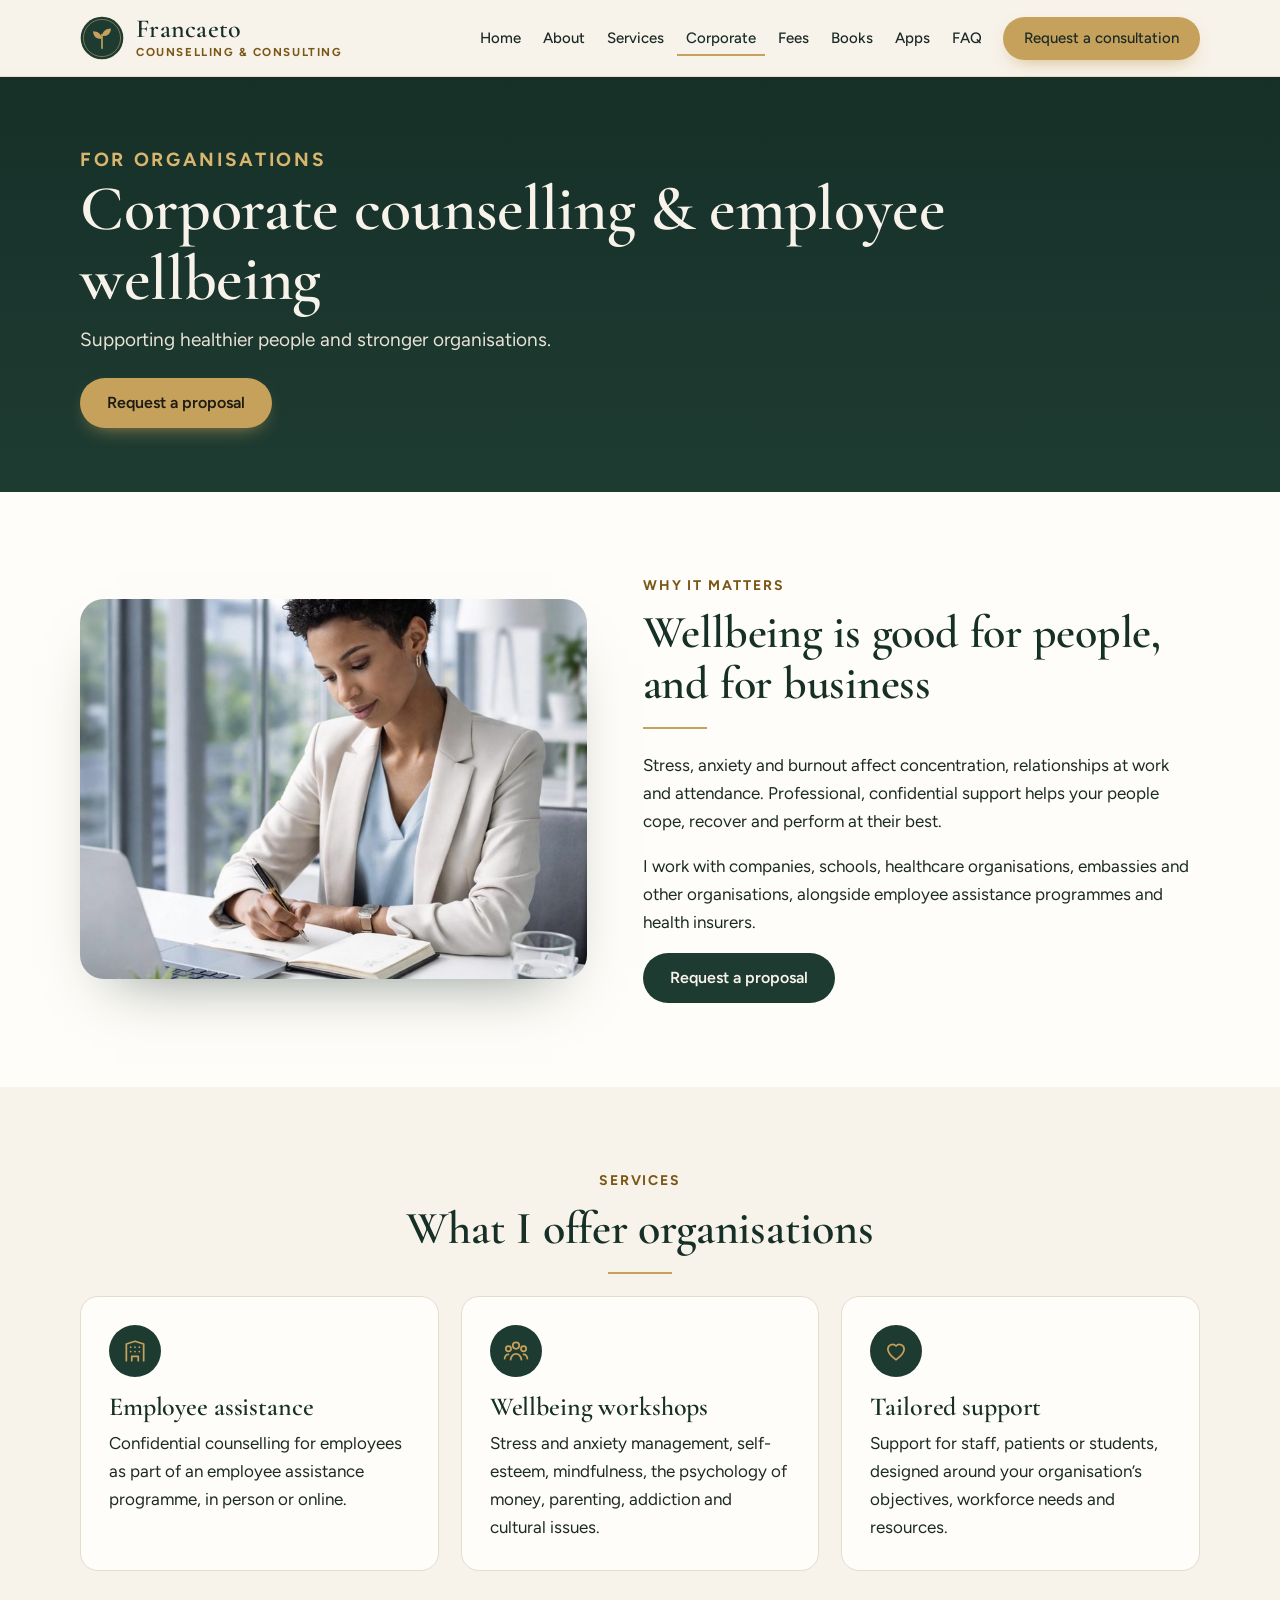
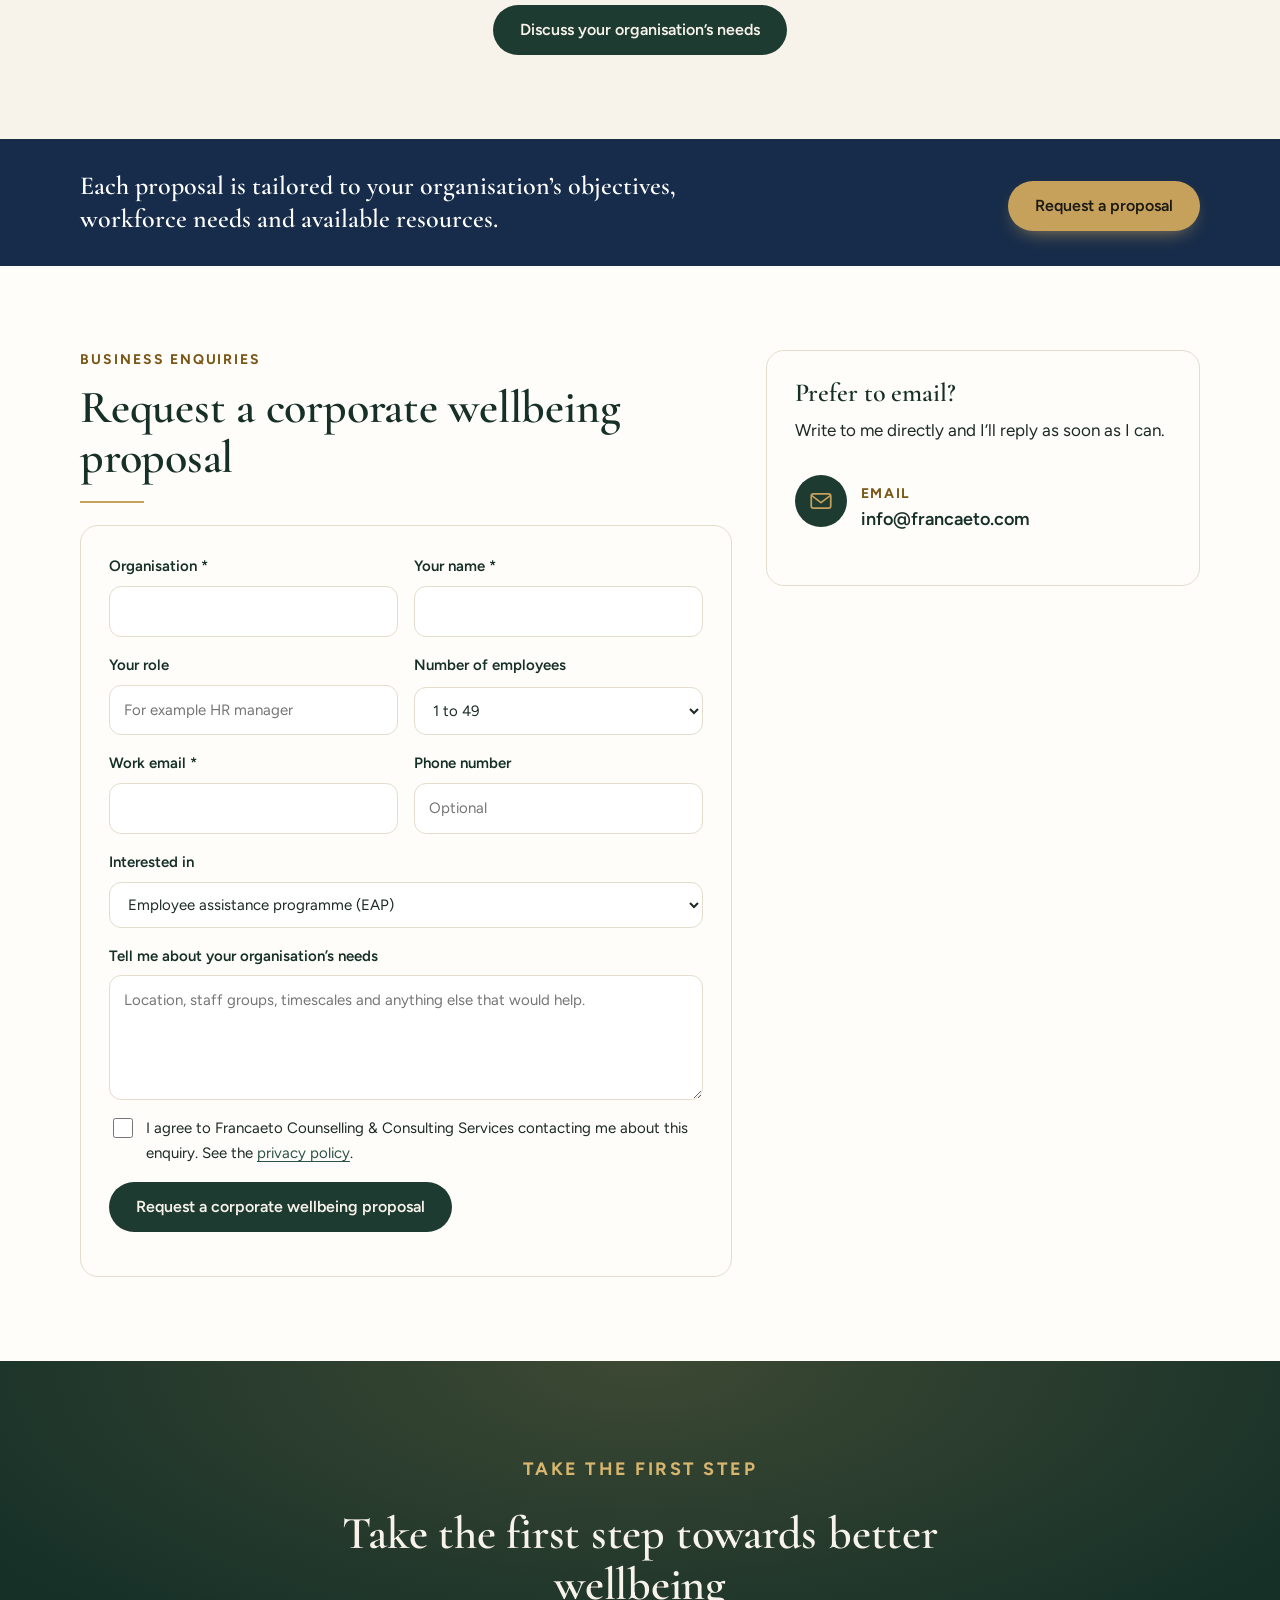
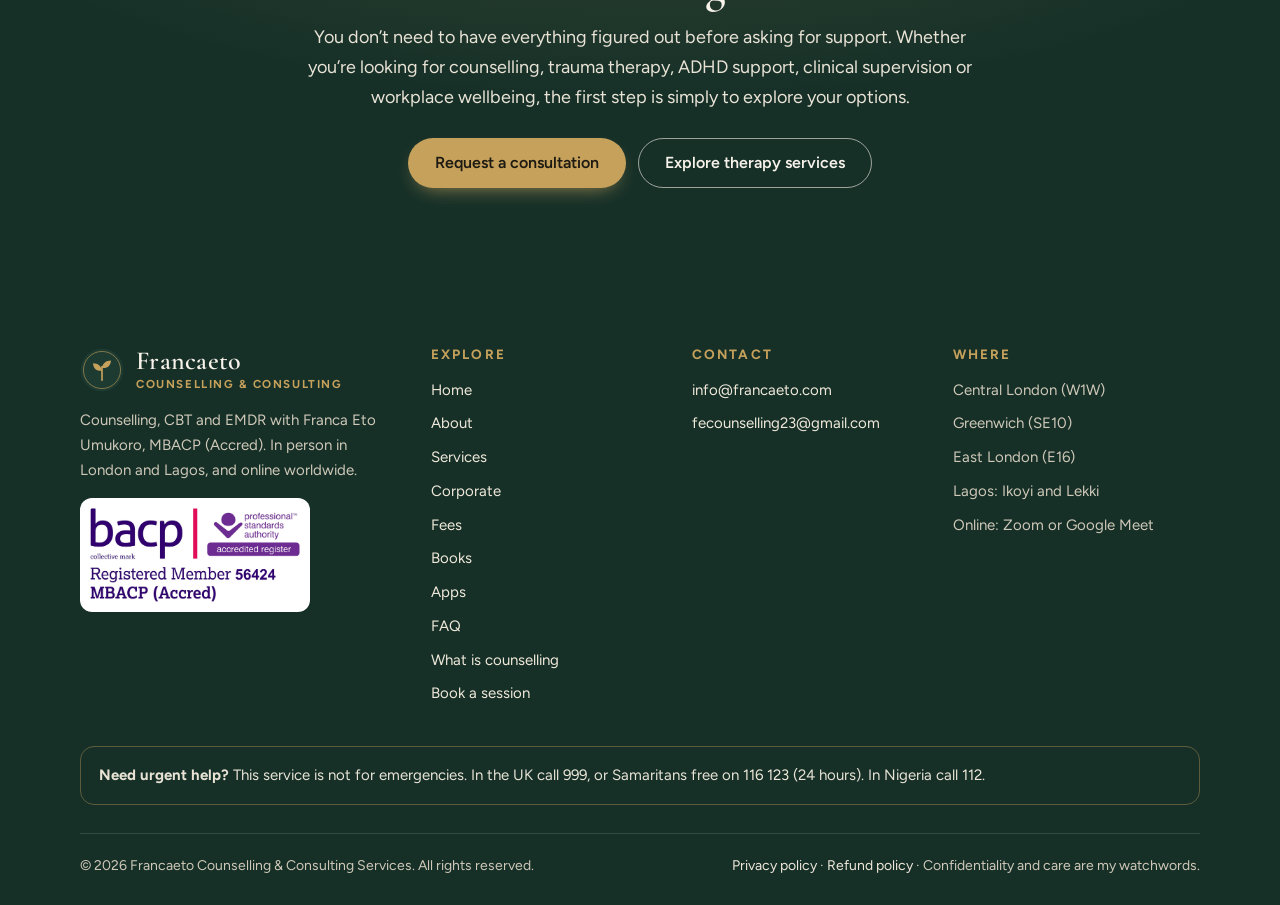
<file: corporate.html>
<!doctype html>
<!-- Francaeto Counselling &amp; Consulting Services website. Version 2026-10-29.0107.
     HOW TO EDIT: find the words you want to change between the > and < signs, type over them, save, and re-upload the folder to Cloudflare. -->
<html lang="en-GB" class="no-js">
<head>
<meta charset="utf-8">
<meta name="viewport" content="width=device-width, initial-scale=1">
<title>Corporate wellbeing | Francaeto Counselling &amp; Consulting</title>
<meta name="description" content="Corporate counselling and employee wellbeing: employee assistance programmes, confidential staff counselling and wellbeing workshops for companies, schools and healthcare organisations.">
<link rel="canonical" href="https://www.francaeto.com/corporate.html">
<meta property="og:type" content="website">
<meta property="og:site_name" content="Francaeto Counselling &amp; Consulting Services">
<meta property="og:title" content="Corporate wellbeing | Francaeto Counselling &amp; Consulting">
<meta property="og:description" content="Corporate counselling and employee wellbeing: employee assistance programmes, confidential staff counselling and wellbeing workshops for companies, schools and healthcare organisations.">
<meta property="og:url" content="https://www.francaeto.com/corporate.html">
<meta property="og:image" content="https://www.francaeto.com/img/og.jpg">
<meta name="twitter:card" content="summary_large_image">
<meta name="theme-color" content="#163028">
<link rel="icon" href="img/logo.svg" type="image/svg+xml">
<link rel="apple-touch-icon" href="img/apple-touch-icon.png">
<link rel="preload" href="fonts/cormorant.woff" as="font" type="font/woff" crossorigin>
<link rel="stylesheet" href="style.css?v=2026-10-29.0107">
</head>
<body>
<a class="skip" href="#main">Skip to content</a>
<header class="top"><div class="wrap">
  <a class="logo" href="index.html" aria-label="Francaeto Counselling &amp; Consulting Services, home"><img src="img/logo.svg" alt="" width="44" height="44"><span><b>Francaeto</b><small>Counselling &amp; Consulting</small></span></a>
  <button class="menu-btn" aria-label="Menu" aria-expanded="false" aria-controls="nav"><svg width="22" height="22" viewBox="0 0 24 24" fill="none" stroke="currentColor" stroke-width="2" stroke-linecap="round"><path d="M4 7h16M4 12h16M4 17h16"/></svg></button>
  <nav class="nav" id="nav" aria-label="Main"><a href="index.html">Home</a><a href="about-me.html">About</a><a href="services.html">Services</a><a href="corporate.html" aria-current=page>Corporate</a><a href="fees.html">Fees</a><a href="books.html">Books</a><a href="apps.html">Apps</a><a href="faq.html">FAQ</a><a class="btn btn-gold" href="contact.html#book">Request a consultation</a></nav>
</div></header>
<main id="main">
<div class="page-head"><div class="wrap"><p class="eyebrow">For organisations</p><h1>Corporate counselling &amp; employee wellbeing</h1><p>Supporting healthier people and stronger organisations.</p>
  <div class="btns head-btns"><a class="btn btn-gold" href="#enquiry">Request a proposal</a></div></div></div>

<section class="sec-paper"><div class="wrap split">
  <div class="split-media reveal"><img src="img/svc-desk.jpg" alt="A professional working at a desk" loading="lazy"></div>
  <div class="reveal">
    <p class="eyebrow">Why it matters</p><h2>Wellbeing is good for people, and for business</h2><hr class="rule">
    <p>Stress, anxiety and burnout affect concentration, relationships at work and attendance. Professional, confidential support helps your people cope, recover and perform at their best.</p>
    <p>I work with companies, schools, healthcare organisations, embassies and other organisations, alongside employee assistance programmes and health insurers.</p>
    <div class="btns"><a class="btn btn-green" href="#enquiry">Request a proposal</a></div>
  </div>
</div></section>

<!-- ===== SECTION: What I offer organisations ===== -->
<section><div class="wrap">
  <div class="center reveal"><p class="eyebrow">Services</p><h2>What I offer organisations</h2><hr class="rule"></div>
  <div class="grid g3">
    <div class="card reveal"><span class="icon" aria-hidden="true"><svg viewBox="0 0 24 24"><path d="M4 21V5.5L12 3l8 2.5V21M9 21v-4h6v4M8 8.5h.01M12 8.5h.01M16 8.5h.01M8 12.5h.01M12 12.5h.01M16 12.5h.01"/></svg></span><h3>Employee assistance</h3><p>Confidential counselling for employees as part of an employee assistance programme, in person or online.</p></div>
    <div class="card reveal"><span class="icon" aria-hidden="true"><svg viewBox="0 0 24 24"><circle cx="12" cy="7" r="3"/><circle cx="5" cy="10" r="2.4"/><circle cx="19" cy="10" r="2.4"/><path d="M7 20c.6-3.4 2.6-5.4 5-5.4s4.4 2 5 5.4M1.5 19c.4-2.4 1.7-3.8 3.5-3.8M22.5 19c-.4-2.4-1.7-3.8-3.5-3.8"/></svg></span><h3>Wellbeing workshops</h3><p>Stress and anxiety management, self-esteem, mindfulness, the psychology of money, parenting, addiction and cultural issues.</p></div>
    <div class="card reveal"><span class="icon" aria-hidden="true"><svg viewBox="0 0 24 24"><path d="M12 20s-7.5-4.6-7.5-10A4.3 4.3 0 0 1 12 7.4 4.3 4.3 0 0 1 19.5 10c0 5.4-7.5 10-7.5 10z"/></svg></span><h3>Tailored support</h3><p>Support for staff, patients or students, designed around your organisation’s objectives, workforce needs and resources.</p></div>
  </div>
  <div class="center"><div class="btns sec-cta reveal"><a class="btn btn-green" href="#enquiry">Discuss your organisation’s needs</a></div></div>
</div></section>

<!-- ===== Call to action (middle) ===== -->
<div class="band reveal"><div class="wrap band-in"><p>Each proposal is tailored to your organisation’s objectives, workforce needs and available resources.</p><div class="btns"><a class="btn btn-gold" href="contact.html#book">Request a proposal</a></div></div></div>

<!-- ===== SECTION: Business enquiry form ===== -->
<section class="sec-paper" id="enquiry"><div class="wrap contact-grid">
  <div class="reveal"><p class="eyebrow">Business enquiries</p><h2>Request a corporate wellbeing proposal</h2><hr class="rule"><form class="book-form card" id="corpForm" data-kind="Corporate wellbeing enquiry" novalidate>
  <input type="checkbox" name="botcheck" class="hp" tabindex="-1" autocomplete="off" aria-hidden="true">
  <div class="row2">
    <label>Organisation *<input name="organisation" required autocomplete="organization"></label>
    <label>Your name *<input name="name" required autocomplete="name"></label>
  </div>
  <div class="row2">
    <label>Your role<input name="role" autocomplete="organization-title" placeholder="For example HR manager"></label>
    <label>Number of employees<select name="size"><option>1 to 49</option><option>50 to 249</option><option>250 to 999</option><option>1,000 or more</option><option>School or college</option></select></label>
  </div>
  <div class="row2">
    <label>Work email *<input name="email" type="email" required autocomplete="email"></label>
    <label>Phone number<input name="phone" type="tel" autocomplete="tel" placeholder="Optional"></label>
  </div>
  <label>Interested in<select name="interest"><option>Employee assistance programme (EAP)</option><option>Confidential staff counselling</option><option>Wellbeing workshops</option><option>A tailored proposal</option><option>Not sure yet</option></select></label>
  <label>Tell me about your organisation’s needs<textarea name="message" rows="4" placeholder="Location, staff groups, timescales and anything else that would help."></textarea></label>
  <label class="check"><input type="checkbox" name="consent" required><span>I agree to Francaeto Counselling &amp; Consulting Services contacting me about this enquiry. See the <a href="privacy.html">privacy policy</a>.</span></label>
  <button class="btn btn-green" type="submit">Request a corporate wellbeing proposal</button>
  <p class="form-msg" role="status" aria-live="polite"></p>
</form></div>
  <aside class="reveal"><div class="card"><h3>Prefer to email?</h3><p>Write to me directly and I’ll reply as soon as I can.</p>
    <div class="contact-line"><span class="icon" aria-hidden="true"><svg viewBox="0 0 24 24"><rect x="3" y="5.5" width="18" height="13" rx="2"/><path d="M3.5 7l8.5 6.5L20.5 7"/></svg></span><div><b>Email</b><a href="mailto:info@francaeto.com">info@<wbr>francaeto.com</a></div></div></div></aside>
</div></section>

<!-- ===== SECTION: Final call to action ===== -->
<section class="final"><div class="wrap final-in reveal">
  <p class="eyebrow">Take the first step</p>
  <h2>Take the first step towards better wellbeing</h2>
  <p>You don’t need to have everything figured out before asking for support. Whether you’re looking for counselling, trauma therapy, ADHD support, clinical supervision or workplace wellbeing, the first step is simply to explore your options.</p>
  <div class="btns" style="justify-content:center"><a class="btn btn-gold" href="contact.html#book">Request a consultation</a><a class="btn btn-light" href="services.html">Explore therapy services</a></div>
</div></section>
</main>
<footer class="foot"><div class="wrap">
  <div class="foot-grid">
    <div>
      <a class="logo" href="index.html" style="color:#F7F2EA"><img src="img/logo.svg" alt="" width="44" height="44"><span><b>Francaeto</b><small style="color:var(--gold)">Counselling &amp; Consulting</small></span></a>
      <p style="margin-top:16px">Counselling, CBT and EMDR with Franca Eto Umukoro, MBACP (Accred). In person in London and Lagos, and online worldwide.</p>
      <a href="https://www.bacp.co.uk/search/Register" target="_blank" rel="noopener" title="Check the BACP register (member 56424)"><img class="badge" src="img/bacp.png" alt="BACP accredited register, Registered Member 56424, MBACP (Accred)" width="230" height="102" loading="lazy"></a>
    </div>
    <div><h4>Explore</h4><ul><li><a href="index.html">Home</a></li><li><a href="about-me.html">About</a></li><li><a href="services.html">Services</a></li><li><a href="corporate.html">Corporate</a></li><li><a href="fees.html">Fees</a></li><li><a href="books.html">Books</a></li><li><a href="apps.html">Apps</a></li><li><a href="faq.html">FAQ</a></li><li><a href="what-is-counselling.html">What is counselling</a></li><li><a href="contact.html">Book a session</a></li></ul></div>
    <div><h4>Contact</h4><ul>
      <li><a href="mailto:info@francaeto.com">info@francaeto.com</a></li>
      <li><a href="mailto:fecounselling23@gmail.com">fecounselling23@gmail.com</a></li></ul></div>
    <div><h4>Where</h4><ul><li>Central London (W1W)</li><li>Greenwich (SE10)</li><li>East London (E16)</li><li>Lagos: Ikoyi and Lekki</li><li>Online: Zoom or Google Meet</li></ul></div>
  </div>
  <p class="crisis"><b>Need urgent help?</b> This service is not for emergencies. In the UK call <a href="tel:999">999</a>, or Samaritans free on <a href="tel:116123">116 123</a> (24 hours). In Nigeria call <a href="tel:112">112</a>.</p>
  <div class="legal"><span>© <span data-year>2026</span> Francaeto Counselling &amp; Consulting Services. All rights reserved.</span><span><a href="privacy.html">Privacy policy</a> · <a href="refunds.html">Refund policy</a> · Confidentiality and care are my watchwords.</span></div>
</div></footer>
<script src="site.js" defer></script>
</body>
</html>
</file>
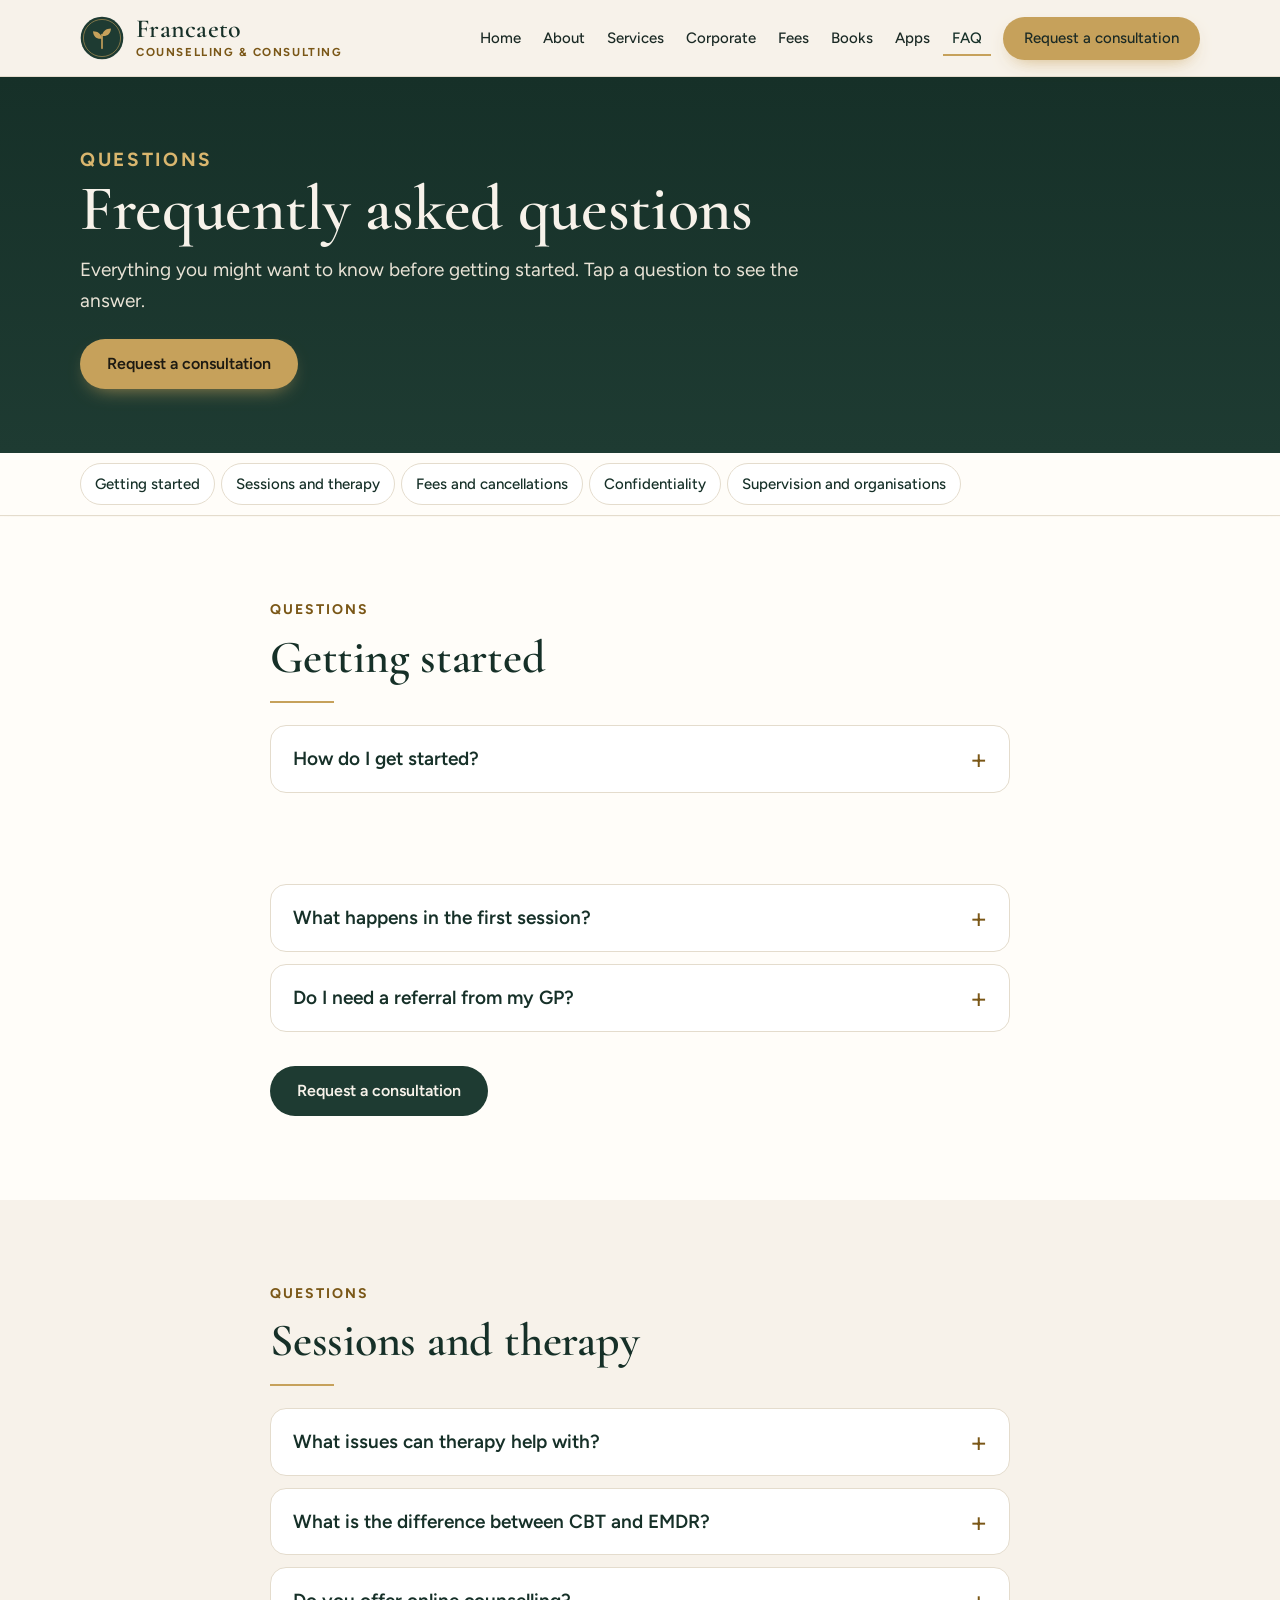
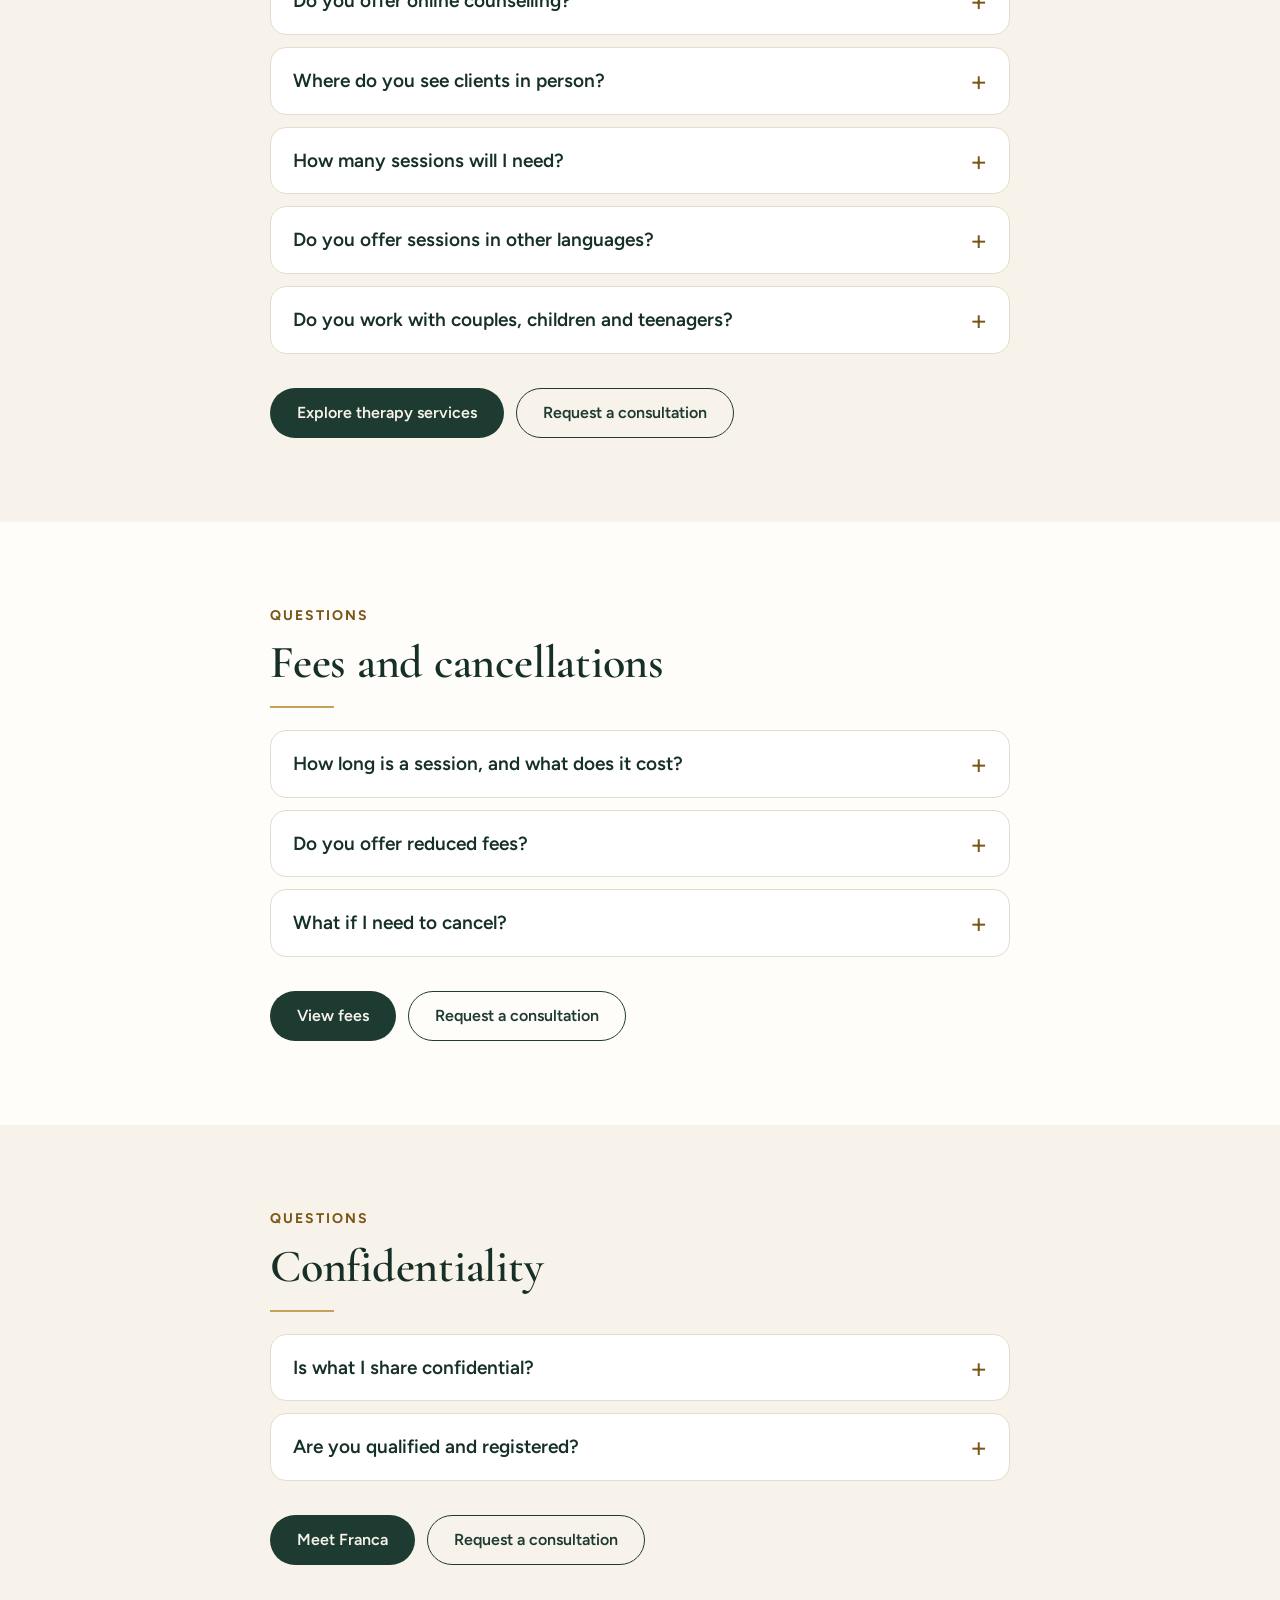
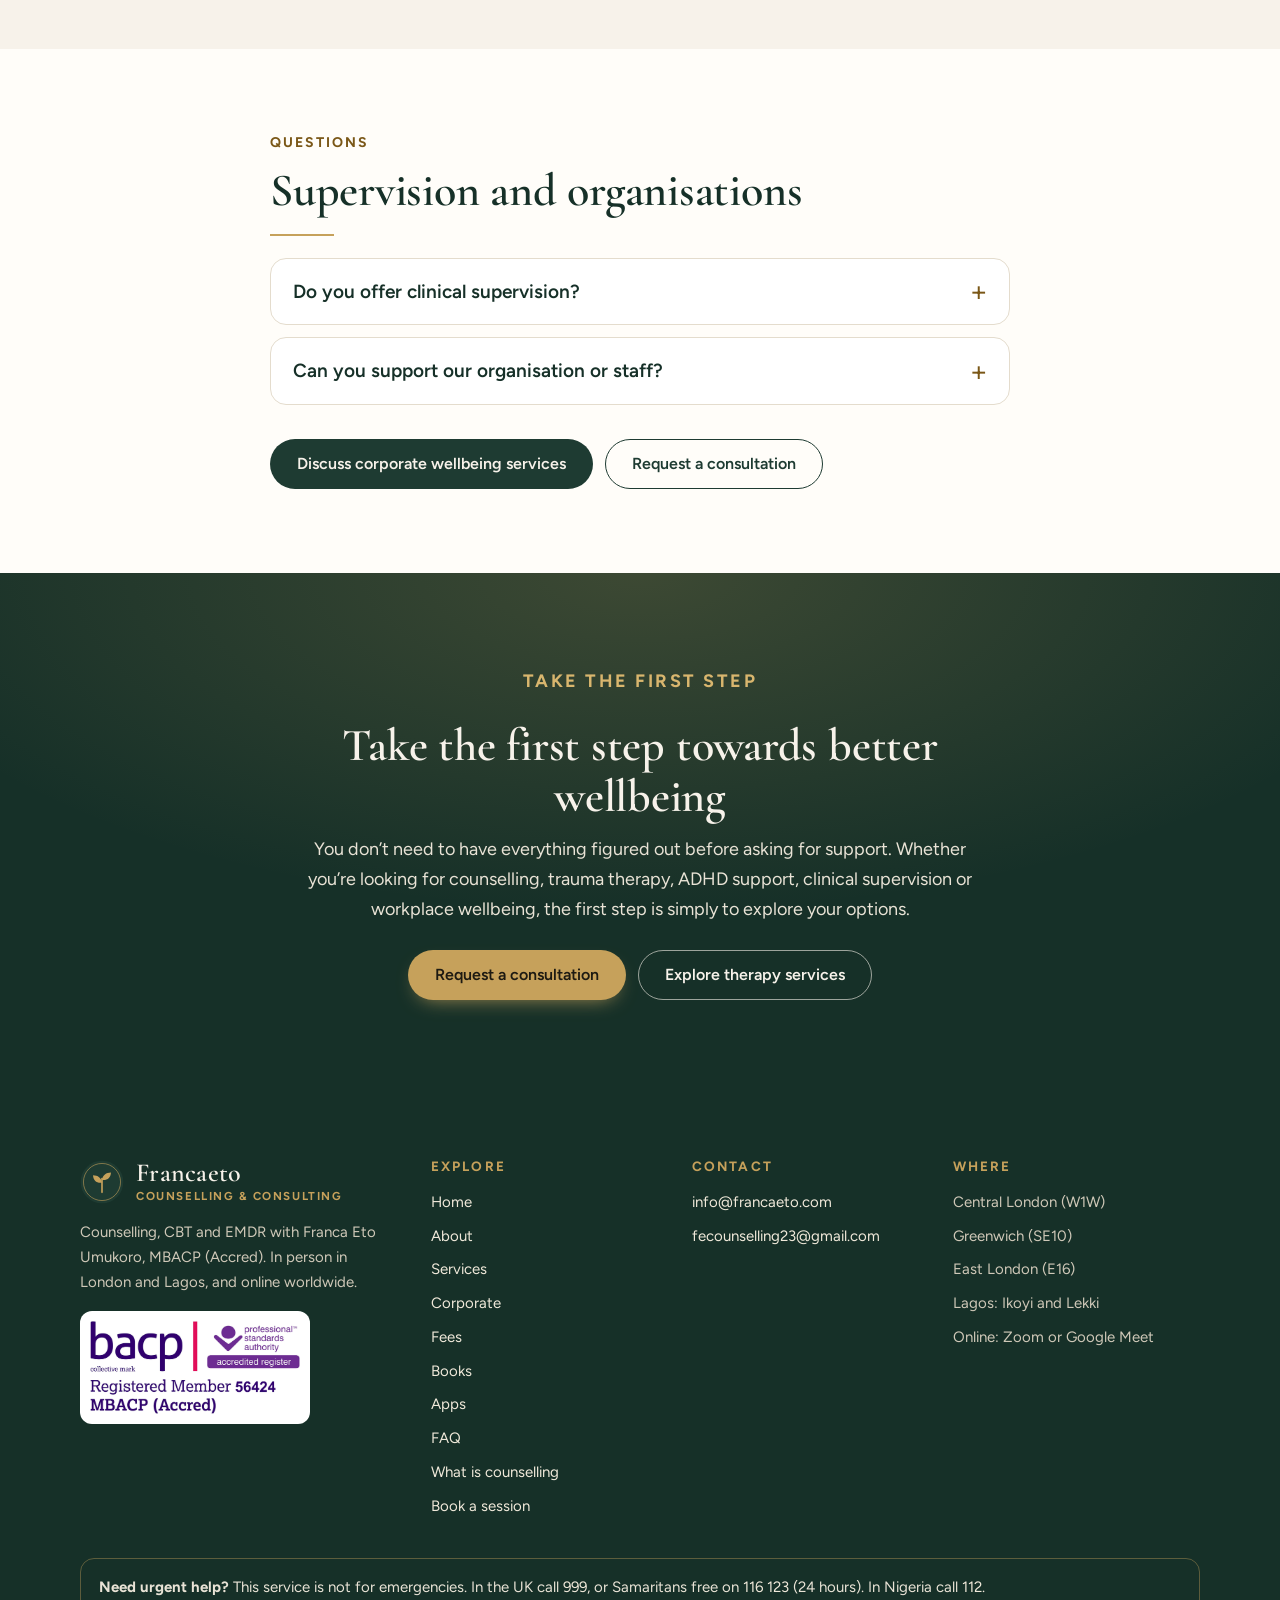
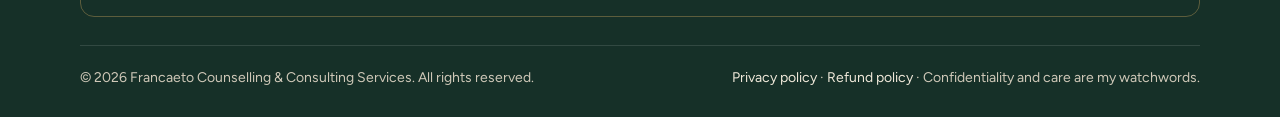
<file: faq.html>
<!doctype html>
<!-- Francaeto Counselling &amp; Consulting Services website. Version 2026-10-29.0107.
     HOW TO EDIT: find the words you want to change between the > and < signs, type over them, save, and re-upload the folder to Cloudflare. -->
<html lang="en-GB" class="no-js">
<head>
<meta charset="utf-8">
<meta name="viewport" content="width=device-width, initial-scale=1">
<title>Frequently asked questions | Francaeto Counselling &amp; Consulting</title>
<meta name="description" content="Answers to common questions about counselling, CBT and EMDR, online sessions, fees, cancellations, confidentiality, clinical supervision and corporate wellbeing with Franca Eto Umukoro.">
<link rel="canonical" href="https://www.francaeto.com/faq.html">
<meta property="og:type" content="website">
<meta property="og:site_name" content="Francaeto Counselling &amp; Consulting Services">
<meta property="og:title" content="Frequently asked questions | Francaeto Counselling &amp; Consulting">
<meta property="og:description" content="Answers to common questions about counselling, CBT and EMDR, online sessions, fees, cancellations, confidentiality, clinical supervision and corporate wellbeing with Franca Eto Umukoro.">
<meta property="og:url" content="https://www.francaeto.com/faq.html">
<meta property="og:image" content="https://www.francaeto.com/img/og.jpg">
<meta name="twitter:card" content="summary_large_image">
<meta name="theme-color" content="#163028">
<link rel="icon" href="img/logo.svg" type="image/svg+xml">
<link rel="apple-touch-icon" href="img/apple-touch-icon.png">
<link rel="preload" href="fonts/cormorant.woff" as="font" type="font/woff" crossorigin>
<link rel="stylesheet" href="style.css?v=2026-10-29.0107">
</head>
<body>
<a class="skip" href="#main">Skip to content</a>
<header class="top"><div class="wrap">
  <a class="logo" href="index.html" aria-label="Francaeto Counselling &amp; Consulting Services, home"><img src="img/logo.svg" alt="" width="44" height="44"><span><b>Francaeto</b><small>Counselling &amp; Consulting</small></span></a>
  <button class="menu-btn" aria-label="Menu" aria-expanded="false" aria-controls="nav"><svg width="22" height="22" viewBox="0 0 24 24" fill="none" stroke="currentColor" stroke-width="2" stroke-linecap="round"><path d="M4 7h16M4 12h16M4 17h16"/></svg></button>
  <nav class="nav" id="nav" aria-label="Main"><a href="index.html">Home</a><a href="about-me.html">About</a><a href="services.html">Services</a><a href="corporate.html">Corporate</a><a href="fees.html">Fees</a><a href="books.html">Books</a><a href="apps.html">Apps</a><a href="faq.html" aria-current=page>FAQ</a><a class="btn btn-gold" href="contact.html#book">Request a consultation</a></nav>
</div></header>
<main id="main">
<div class="page-head"><div class="wrap"><p class="eyebrow">Questions</p><h1>Frequently asked questions</h1><p>Everything you might want to know before getting started. Tap a question to see the answer.</p>
  <div class="btns head-btns"><a class="btn btn-gold" href="contact.html#book">Request a consultation</a></div></div></div>
<nav class="jump" aria-label="Topics"><div class="wrap"><a href="#g0">Getting started</a><a href="#g1">Sessions and therapy</a><a href="#g2">Fees and cancellations</a><a href="#g3">Confidentiality</a><a href="#g4">Supervision and organisations</a></div></nav>
<section id="g0" class="sec-paper"><div class="wrap narrow">
  <div class="reveal"><p class="eyebrow">Questions</p><h2>Getting started</h2><hr class="rule"></div>
  <div class="faq"><details class="reveal"><summary>How do I get started?</summary><p>Fill in the short form on the <a href="contact.html#book">Request a consultation</a> page, or email info@francaeto.com. Include your preferred location or online format and the best way to contact you, and I’ll get back to you as soon as I can.</p></details><details class="reveal"><summary>Is the first consultation really free?</summary><p>Yes. The first 15-minute consultation is free and there is no commitment. It’s a chance to ask questions and see whether we’re a good fit.</p></details><details class="reveal"><summary>What happens in the first session?</summary><p>We talk about what brings you to therapy and what you’d like to change. I may ask you to fill in short questionnaires, and together we agree how we’ll work.</p></details><details class="reveal"><summary>Do I need a referral from my GP?</summary><p>No. You can refer yourself. You can also be referred by your GP, another health professional, your employer or your health insurer.</p></details></div>
  <div class="btns sec-cta reveal" style="justify-content:flex-start"><a class="btn btn-green" href="contact.html#book">Request a consultation</a></div>
</div></section><section id="g1" class=""><div class="wrap narrow">
  <div class="reveal"><p class="eyebrow">Questions</p><h2>Sessions and therapy</h2><hr class="rule"></div>
  <div class="faq"><details class="reveal"><summary>What issues can therapy help with?</summary><p>Therapy can support anxiety, depression, stress, trauma, ADHD-related challenges, grief, anger, relationship concerns, self-esteem and personal development.</p></details><details class="reveal"><summary>What is the difference between CBT and EMDR?</summary><p>CBT looks at the links between thoughts, emotions and behaviours, and helps you develop practical ways of responding to difficulties. EMDR is a structured psychotherapy that helps people process distressing experiences and memories. Which suits you depends on your circumstances, and we’ll decide together.</p></details><details class="reveal"><summary>Do you offer online counselling?</summary><p>Yes. Sessions are available online by Zoom or Google Meet, or by telephone, wherever you are. We’ll talk about suitability, location and availability before your first appointment.</p></details><details class="reveal"><summary>Where do you see clients in person?</summary><p>In Central London, Greenwich and East London, and in Lagos (Ikoyi and Lekki).</p></details><details class="reveal"><summary>How many sessions will I need?</summary><p>It depends on what you’d like help with. Some people find a few sessions are enough, while others prefer longer-term support. CBT usually takes between 6 and 18 sessions. We review your progress regularly together.</p></details><details class="reveal"><summary>Do you offer sessions in other languages?</summary><p>Yes. Sessions are available in English, French and Spanish.</p></details><details class="reveal"><summary>Do you work with couples, children and teenagers?</summary><p>Yes. I offer couples and relationship therapy, and age-appropriate support for children and teenagers.</p></details></div>
  <div class="btns sec-cta reveal" style="justify-content:flex-start"><a class="btn btn-green" href="services.html">Explore therapy services</a><a class="btn btn-line" href="contact.html#book">Request a consultation</a></div>
</div></section><section id="g2" class="sec-paper"><div class="wrap narrow">
  <div class="reveal"><p class="eyebrow">Questions</p><h2>Fees and cancellations</h2><hr class="rule"></div>
  <div class="faq"><details class="reveal"><summary>How long is a session, and what does it cost?</summary><p>Sessions last about 50 minutes. Individual counselling is £75 (₦75,000) per session. See the <a href="fees.html">fees page</a> for all prices.</p></details><details class="reveal"><summary>Do you offer reduced fees?</summary><p>Yes. Concessions are available for students, people who are unemployed and people on a low income, and you save 10% when you pay for 12 sessions in advance (not EMDR treatment).</p></details><details class="reveal"><summary>What if I need to cancel?</summary><p>Please give at least 24 hours’ notice on a working day (Monday to Friday). Late cancellations and missed sessions are charged in full. See the <a href="refunds.html">refund policy</a>.</p></details></div>
  <div class="btns sec-cta reveal" style="justify-content:flex-start"><a class="btn btn-green" href="fees.html">View fees</a><a class="btn btn-line" href="contact.html#book">Request a consultation</a></div>
</div></section><section id="g3" class=""><div class="wrap narrow">
  <div class="reveal"><p class="eyebrow">Questions</p><h2>Confidentiality</h2><hr class="rule"></div>
  <div class="faq"><details class="reveal"><summary>Is what I share confidential?</summary><p>Yes. Everything you share is confidential. I discuss my work with a clinical supervisor without identifying you. The only exception is a serious risk of harm to you or someone else, and wherever possible I would talk to you first.</p></details><details class="reveal"><summary>Are you qualified and registered?</summary><p>Yes. I’m a BACP accredited therapist (Registered Member 56424, MBACP Accred) and a recognised BUPA provider. You can check the BACP register online.</p></details></div>
  <div class="btns sec-cta reveal" style="justify-content:flex-start"><a class="btn btn-green" href="about-me.html">Meet Franca</a><a class="btn btn-line" href="contact.html#book">Request a consultation</a></div>
</div></section><section id="g4" class="sec-paper"><div class="wrap narrow">
  <div class="reveal"><p class="eyebrow">Questions</p><h2>Supervision and organisations</h2><hr class="rule"></div>
  <div class="faq"><details class="reveal"><summary>Do you offer clinical supervision?</summary><p>Yes. I offer individual and group clinical supervision for counsellors and psychotherapists.</p></details><details class="reveal"><summary>Can you support our organisation or staff?</summary><p>Yes. I provide employee assistance programmes, confidential staff counselling and wellbeing workshops for companies, schools and healthcare organisations.</p></details></div>
  <div class="btns sec-cta reveal" style="justify-content:flex-start"><a class="btn btn-green" href="corporate.html">Discuss corporate wellbeing services</a><a class="btn btn-line" href="contact.html#book">Request a consultation</a></div>
</div></section>
<!-- ===== SECTION: Final call to action ===== -->
<section class="final"><div class="wrap final-in reveal">
  <p class="eyebrow">Take the first step</p>
  <h2>Take the first step towards better wellbeing</h2>
  <p>You don’t need to have everything figured out before asking for support. Whether you’re looking for counselling, trauma therapy, ADHD support, clinical supervision or workplace wellbeing, the first step is simply to explore your options.</p>
  <div class="btns" style="justify-content:center"><a class="btn btn-gold" href="contact.html#book">Request a consultation</a><a class="btn btn-light" href="services.html">Explore therapy services</a></div>
</div></section>
</main>
<footer class="foot"><div class="wrap">
  <div class="foot-grid">
    <div>
      <a class="logo" href="index.html" style="color:#F7F2EA"><img src="img/logo.svg" alt="" width="44" height="44"><span><b>Francaeto</b><small style="color:var(--gold)">Counselling &amp; Consulting</small></span></a>
      <p style="margin-top:16px">Counselling, CBT and EMDR with Franca Eto Umukoro, MBACP (Accred). In person in London and Lagos, and online worldwide.</p>
      <a href="https://www.bacp.co.uk/search/Register" target="_blank" rel="noopener" title="Check the BACP register (member 56424)"><img class="badge" src="img/bacp.png" alt="BACP accredited register, Registered Member 56424, MBACP (Accred)" width="230" height="102" loading="lazy"></a>
    </div>
    <div><h4>Explore</h4><ul><li><a href="index.html">Home</a></li><li><a href="about-me.html">About</a></li><li><a href="services.html">Services</a></li><li><a href="corporate.html">Corporate</a></li><li><a href="fees.html">Fees</a></li><li><a href="books.html">Books</a></li><li><a href="apps.html">Apps</a></li><li><a href="faq.html">FAQ</a></li><li><a href="what-is-counselling.html">What is counselling</a></li><li><a href="contact.html">Book a session</a></li></ul></div>
    <div><h4>Contact</h4><ul>
      <li><a href="mailto:info@francaeto.com">info@francaeto.com</a></li>
      <li><a href="mailto:fecounselling23@gmail.com">fecounselling23@gmail.com</a></li></ul></div>
    <div><h4>Where</h4><ul><li>Central London (W1W)</li><li>Greenwich (SE10)</li><li>East London (E16)</li><li>Lagos: Ikoyi and Lekki</li><li>Online: Zoom or Google Meet</li></ul></div>
  </div>
  <p class="crisis"><b>Need urgent help?</b> This service is not for emergencies. In the UK call <a href="tel:999">999</a>, or Samaritans free on <a href="tel:116123">116 123</a> (24 hours). In Nigeria call <a href="tel:112">112</a>.</p>
  <div class="legal"><span>© <span data-year>2026</span> Francaeto Counselling &amp; Consulting Services. All rights reserved.</span><span><a href="privacy.html">Privacy policy</a> · <a href="refunds.html">Refund policy</a> · Confidentiality and care are my watchwords.</span></div>
</div></footer>
<script src="site.js" defer></script>
</body>
</html>
</file>
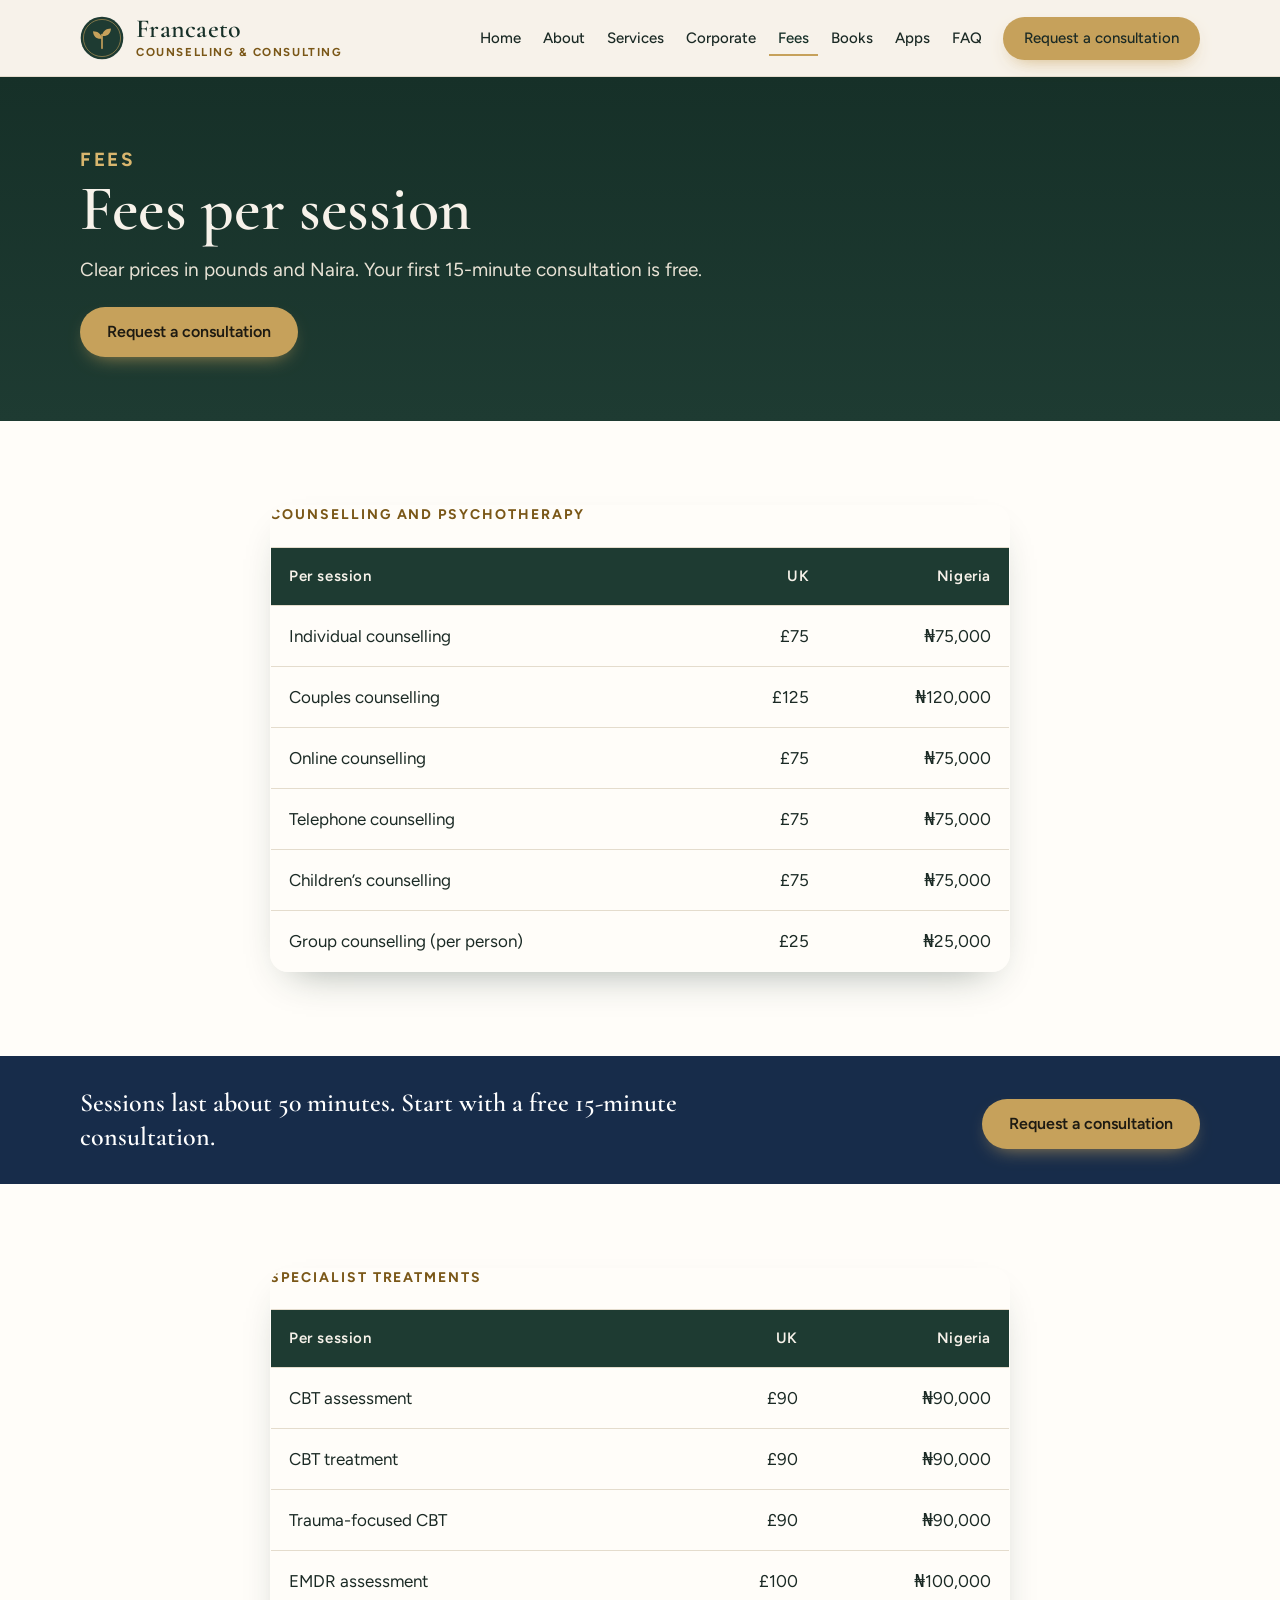
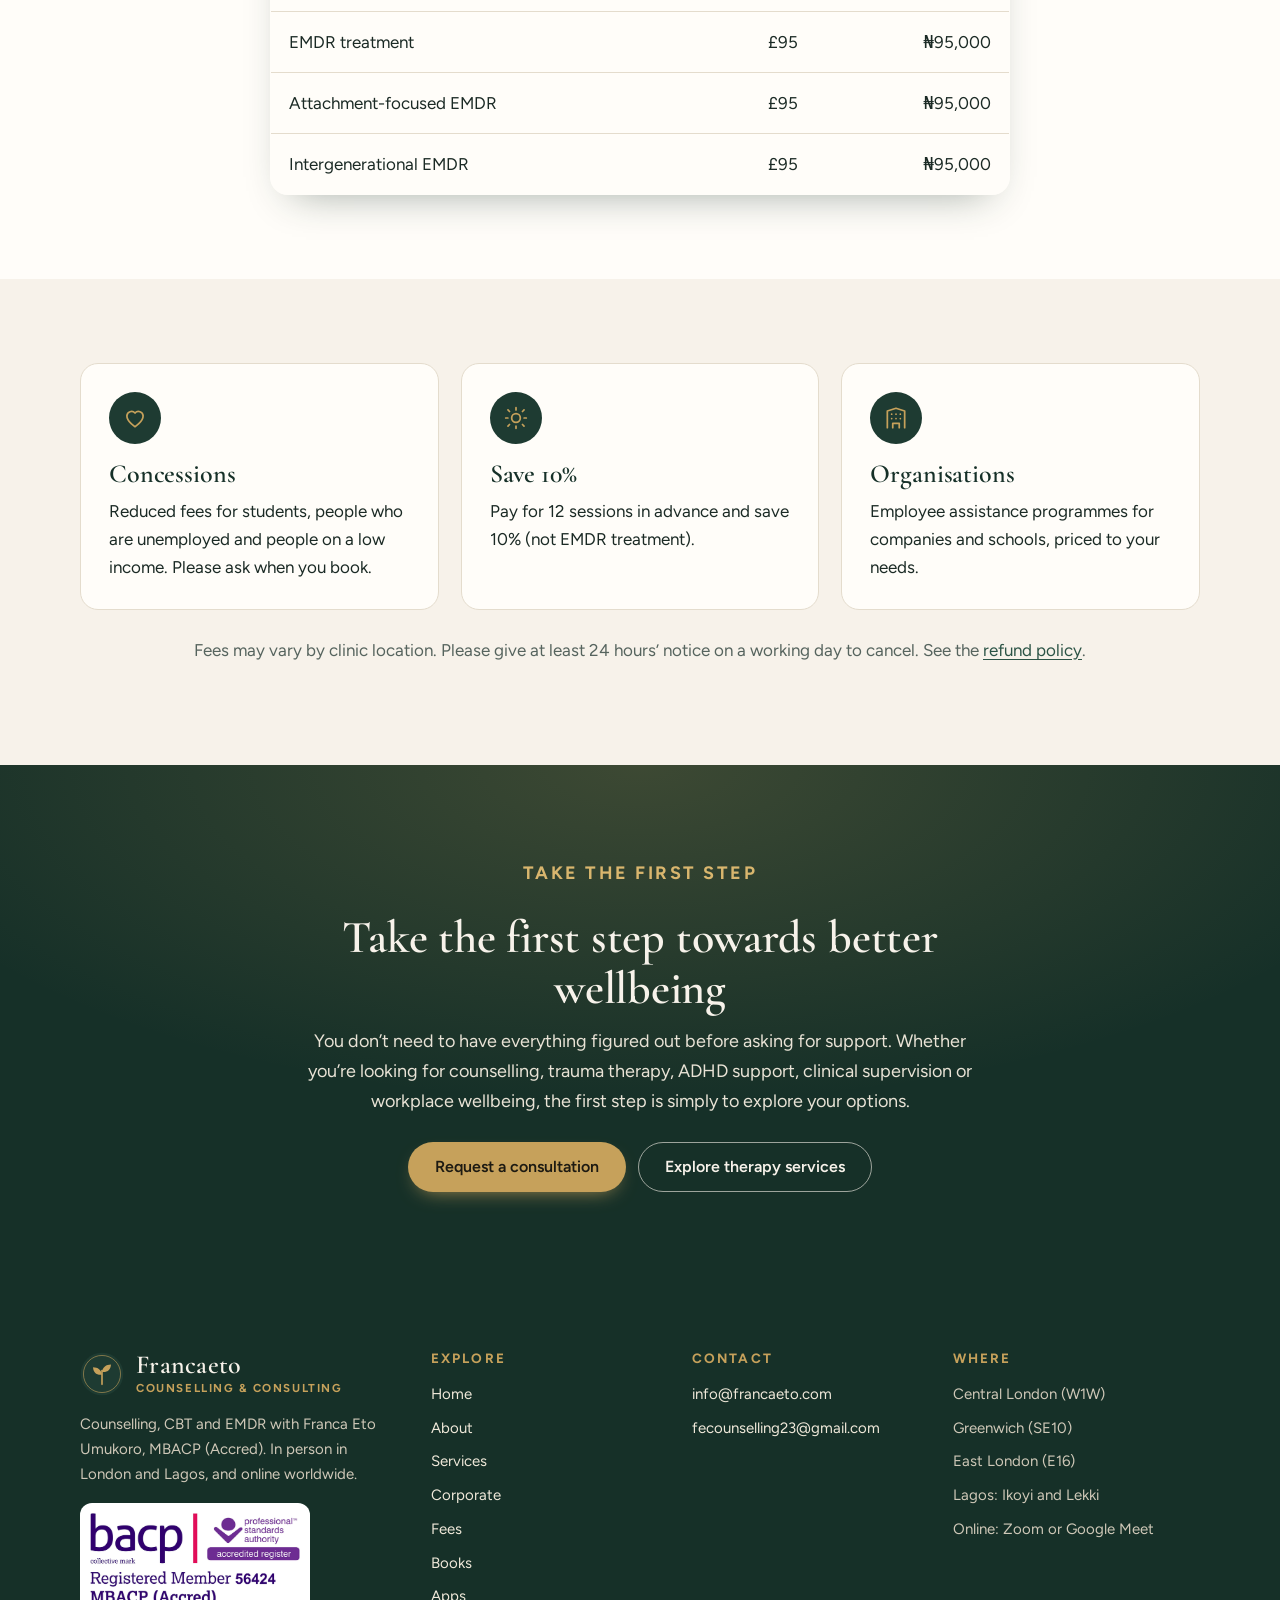
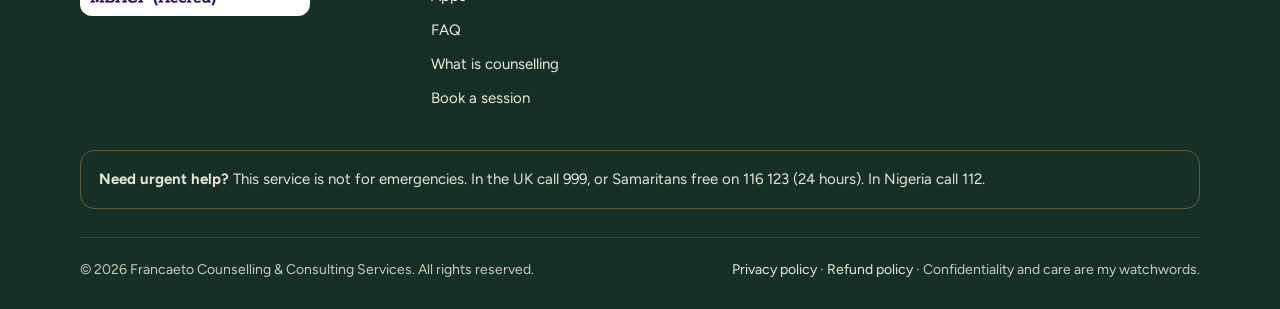
<file: fees.html>
<!doctype html>
<!-- Francaeto Counselling &amp; Consulting Services website. Version 2026-10-29.0107.
     HOW TO EDIT: find the words you want to change between the > and < signs, type over them, save, and re-upload the folder to Cloudflare. -->
<html lang="en-GB" class="no-js">
<head>
<meta charset="utf-8">
<meta name="viewport" content="width=device-width, initial-scale=1">
<title>Fees | Francaeto Counselling &amp; Consulting</title>
<meta name="description" content="Counselling, CBT and EMDR fees in pounds and Naira, concessions, the 12-session discount and employee assistance programmes.">
<link rel="canonical" href="https://www.francaeto.com/fees.html">
<meta property="og:type" content="website">
<meta property="og:site_name" content="Francaeto Counselling &amp; Consulting Services">
<meta property="og:title" content="Fees | Francaeto Counselling &amp; Consulting">
<meta property="og:description" content="Counselling, CBT and EMDR fees in pounds and Naira, concessions, the 12-session discount and employee assistance programmes.">
<meta property="og:url" content="https://www.francaeto.com/fees.html">
<meta property="og:image" content="https://www.francaeto.com/img/og.jpg">
<meta name="twitter:card" content="summary_large_image">
<meta name="theme-color" content="#163028">
<link rel="icon" href="img/logo.svg" type="image/svg+xml">
<link rel="apple-touch-icon" href="img/apple-touch-icon.png">
<link rel="preload" href="fonts/cormorant.woff" as="font" type="font/woff" crossorigin>
<link rel="stylesheet" href="style.css?v=2026-10-29.0107">
</head>
<body>
<a class="skip" href="#main">Skip to content</a>
<header class="top"><div class="wrap">
  <a class="logo" href="index.html" aria-label="Francaeto Counselling &amp; Consulting Services, home"><img src="img/logo.svg" alt="" width="44" height="44"><span><b>Francaeto</b><small>Counselling &amp; Consulting</small></span></a>
  <button class="menu-btn" aria-label="Menu" aria-expanded="false" aria-controls="nav"><svg width="22" height="22" viewBox="0 0 24 24" fill="none" stroke="currentColor" stroke-width="2" stroke-linecap="round"><path d="M4 7h16M4 12h16M4 17h16"/></svg></button>
  <nav class="nav" id="nav" aria-label="Main"><a href="index.html">Home</a><a href="about-me.html">About</a><a href="services.html">Services</a><a href="corporate.html">Corporate</a><a href="fees.html" aria-current=page>Fees</a><a href="books.html">Books</a><a href="apps.html">Apps</a><a href="faq.html">FAQ</a><a class="btn btn-gold" href="contact.html#book">Request a consultation</a></nav>
</div></header>
<main id="main">
<div class="page-head"><div class="wrap"><p class="eyebrow">Fees</p><h1>Fees per session</h1><p>Clear prices in pounds and Naira. Your first 15-minute consultation is free.</p>
  <div class="btns head-btns"><a class="btn btn-gold" href="contact.html#book">Request a consultation</a></div></div></div>

<!-- ===== SECTION: Fee tables (edit prices here) ===== -->
<section class="sec-paper"><div class="wrap narrow">
  <div class="table-wrap reveal"><table class="table"><caption class="eyebrow" style="text-align:left;padding:0 0 10px;caption-side:top">Counselling and psychotherapy</caption><thead><tr><th scope="col">Per session</th><th scope="col">UK</th><th scope="col">Nigeria</th></tr></thead><tbody><tr><td>Individual counselling</td><td>£75</td><td>₦75,000</td></tr><tr><td>Couples counselling</td><td>£125</td><td>₦120,000</td></tr><tr><td>Online counselling</td><td>£75</td><td>₦75,000</td></tr><tr><td>Telephone counselling</td><td>£75</td><td>₦75,000</td></tr><tr><td>Children’s counselling</td><td>£75</td><td>₦75,000</td></tr><tr><td>Group counselling (per person)</td><td>£25</td><td>₦25,000</td></tr></tbody></table></div>
</div></section>

<!-- ===== Call to action (middle) ===== -->
<div class="band reveal"><div class="wrap band-in"><p>Sessions last about 50 minutes. Start with a free 15-minute consultation.</p><div class="btns"><a class="btn btn-gold" href="contact.html#book">Request a consultation</a></div></div></div>

<section class="sec-paper"><div class="wrap narrow">
  <div class="table-wrap reveal"><table class="table"><caption class="eyebrow" style="text-align:left;padding:0 0 10px;caption-side:top">Specialist treatments</caption><thead><tr><th scope="col">Per session</th><th scope="col">UK</th><th scope="col">Nigeria</th></tr></thead><tbody><tr><td>CBT assessment</td><td>£90</td><td>₦90,000</td></tr><tr><td>CBT treatment</td><td>£90</td><td>₦90,000</td></tr><tr><td>Trauma-focused CBT</td><td>£90</td><td>₦90,000</td></tr><tr><td>EMDR assessment</td><td>£100</td><td>₦100,000</td></tr><tr><td>EMDR treatment</td><td>£95</td><td>₦95,000</td></tr><tr><td>Attachment-focused EMDR</td><td>£95</td><td>₦95,000</td></tr><tr><td>Intergenerational EMDR</td><td>£95</td><td>₦95,000</td></tr></tbody></table></div>
</div></section>

<!-- ===== SECTION: Discounts and other information ===== -->
<section><div class="wrap">
  <div class="grid g3">
    <div class="card reveal"><span class="icon" aria-hidden="true"><svg viewBox="0 0 24 24"><path d="M12 20s-7.5-4.6-7.5-10A4.3 4.3 0 0 1 12 7.4 4.3 4.3 0 0 1 19.5 10c0 5.4-7.5 10-7.5 10z"/></svg></span><h3>Concessions</h3><p>Reduced fees for students, people who are unemployed and people on a low income. Please ask when you book.</p></div>
    <div class="card reveal"><span class="icon" aria-hidden="true"><svg viewBox="0 0 24 24"><circle cx="12" cy="12" r="4"/><path d="M12 2.5v2M12 19.5v2M4.6 4.6 6 6M18 18l1.4 1.4M2.5 12h2M19.5 12h2M4.6 19.4 6 18M18 6l1.4-1.4"/></svg></span><h3>Save 10%</h3><p>Pay for 12 sessions in advance and save 10% (not EMDR treatment).</p></div>
    <div class="card reveal"><span class="icon" aria-hidden="true"><svg viewBox="0 0 24 24"><path d="M4 21V5.5L12 3l8 2.5V21M9 21v-4h6v4M8 8.5h.01M12 8.5h.01M16 8.5h.01M8 12.5h.01M12 12.5h.01M16 12.5h.01"/></svg></span><h3>Organisations</h3><p>Employee assistance programmes for companies and schools, priced to your needs.</p></div>
  </div>
  <p class="center reveal" style="margin-top:26px;color:var(--muted)">Fees may vary by clinic location. Please give at least 24 hours’ notice on a working day to cancel. See the <a href="refunds.html">refund policy</a>.</p>
</div></section>

<!-- ===== SECTION: Final call to action ===== -->
<section class="final"><div class="wrap final-in reveal">
  <p class="eyebrow">Take the first step</p>
  <h2>Take the first step towards better wellbeing</h2>
  <p>You don’t need to have everything figured out before asking for support. Whether you’re looking for counselling, trauma therapy, ADHD support, clinical supervision or workplace wellbeing, the first step is simply to explore your options.</p>
  <div class="btns" style="justify-content:center"><a class="btn btn-gold" href="contact.html#book">Request a consultation</a><a class="btn btn-light" href="services.html">Explore therapy services</a></div>
</div></section>
</main>
<footer class="foot"><div class="wrap">
  <div class="foot-grid">
    <div>
      <a class="logo" href="index.html" style="color:#F7F2EA"><img src="img/logo.svg" alt="" width="44" height="44"><span><b>Francaeto</b><small style="color:var(--gold)">Counselling &amp; Consulting</small></span></a>
      <p style="margin-top:16px">Counselling, CBT and EMDR with Franca Eto Umukoro, MBACP (Accred). In person in London and Lagos, and online worldwide.</p>
      <a href="https://www.bacp.co.uk/search/Register" target="_blank" rel="noopener" title="Check the BACP register (member 56424)"><img class="badge" src="img/bacp.png" alt="BACP accredited register, Registered Member 56424, MBACP (Accred)" width="230" height="102" loading="lazy"></a>
    </div>
    <div><h4>Explore</h4><ul><li><a href="index.html">Home</a></li><li><a href="about-me.html">About</a></li><li><a href="services.html">Services</a></li><li><a href="corporate.html">Corporate</a></li><li><a href="fees.html">Fees</a></li><li><a href="books.html">Books</a></li><li><a href="apps.html">Apps</a></li><li><a href="faq.html">FAQ</a></li><li><a href="what-is-counselling.html">What is counselling</a></li><li><a href="contact.html">Book a session</a></li></ul></div>
    <div><h4>Contact</h4><ul>
      <li><a href="mailto:info@francaeto.com">info@francaeto.com</a></li>
      <li><a href="mailto:fecounselling23@gmail.com">fecounselling23@gmail.com</a></li></ul></div>
    <div><h4>Where</h4><ul><li>Central London (W1W)</li><li>Greenwich (SE10)</li><li>East London (E16)</li><li>Lagos: Ikoyi and Lekki</li><li>Online: Zoom or Google Meet</li></ul></div>
  </div>
  <p class="crisis"><b>Need urgent help?</b> This service is not for emergencies. In the UK call <a href="tel:999">999</a>, or Samaritans free on <a href="tel:116123">116 123</a> (24 hours). In Nigeria call <a href="tel:112">112</a>.</p>
  <div class="legal"><span>© <span data-year>2026</span> Francaeto Counselling &amp; Consulting Services. All rights reserved.</span><span><a href="privacy.html">Privacy policy</a> · <a href="refunds.html">Refund policy</a> · Confidentiality and care are my watchwords.</span></div>
</div></footer>
<script src="site.js" defer></script>
</body>
</html>
</file>
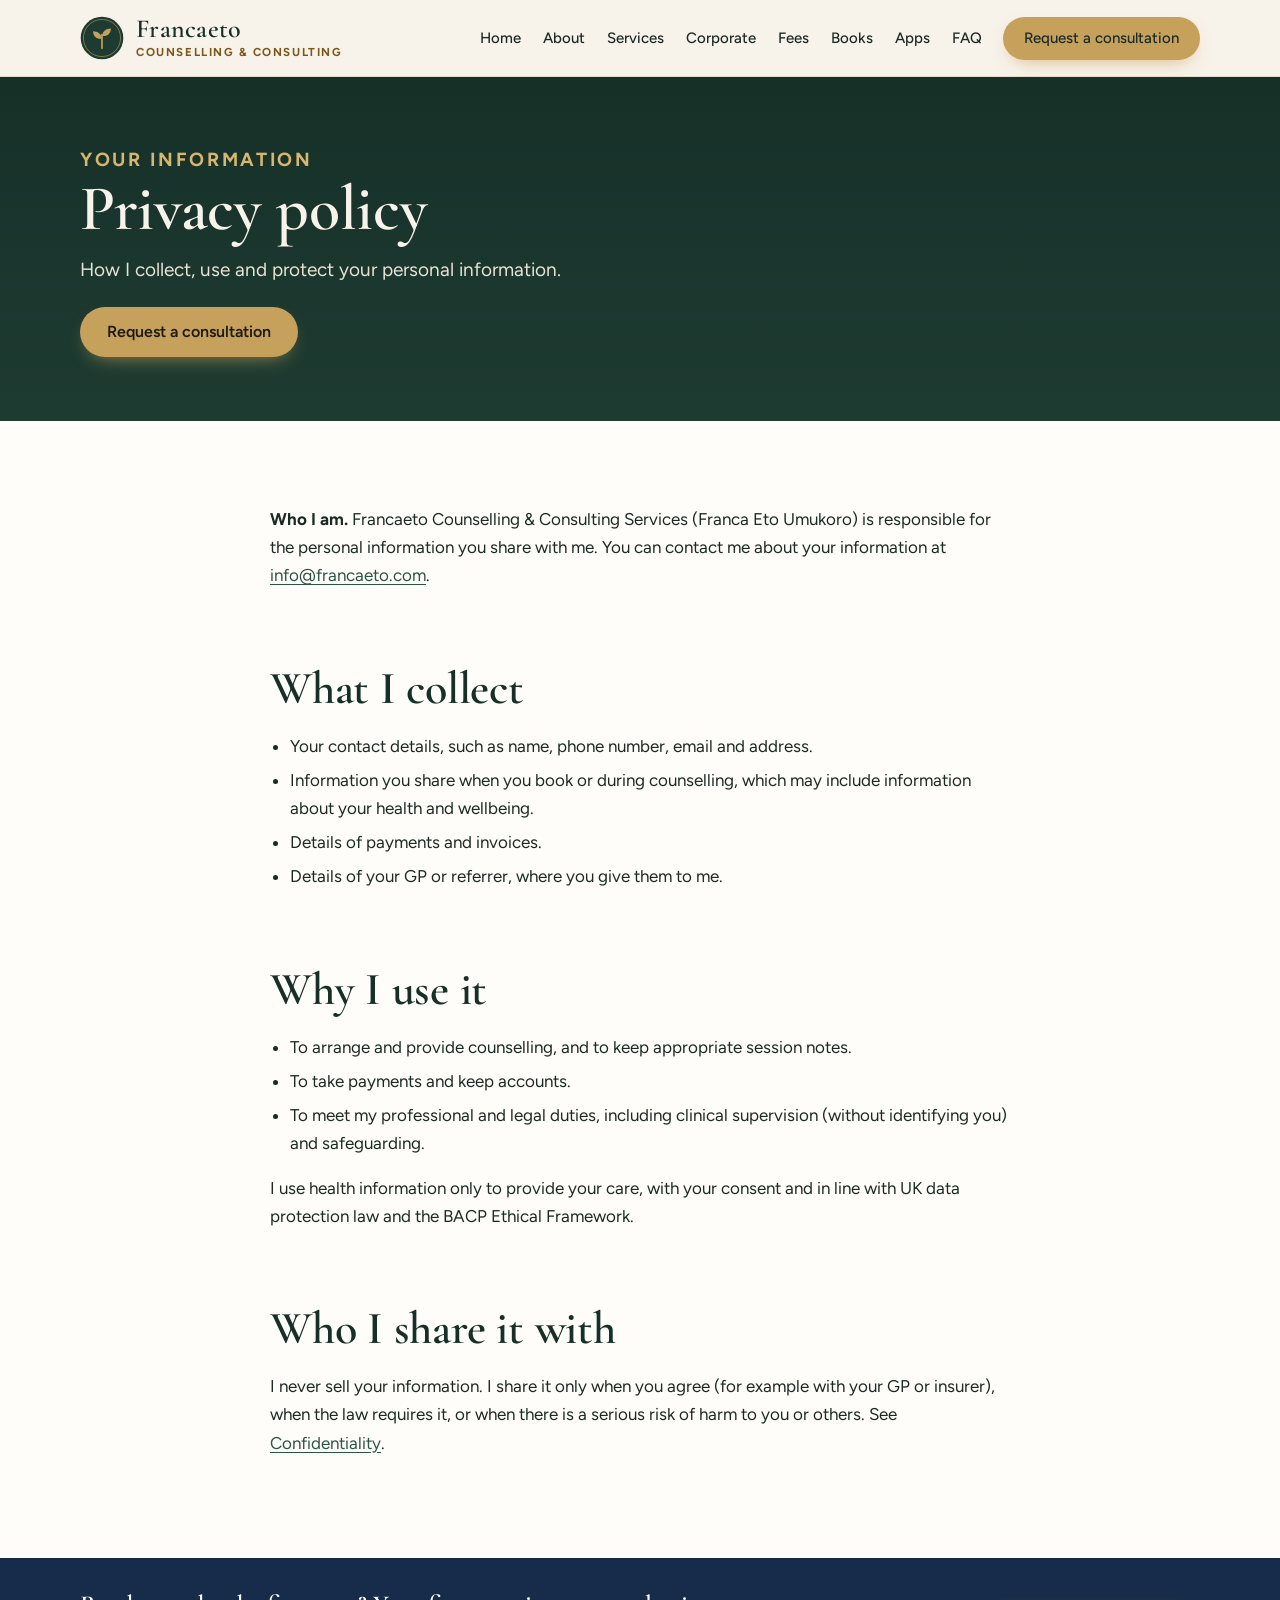
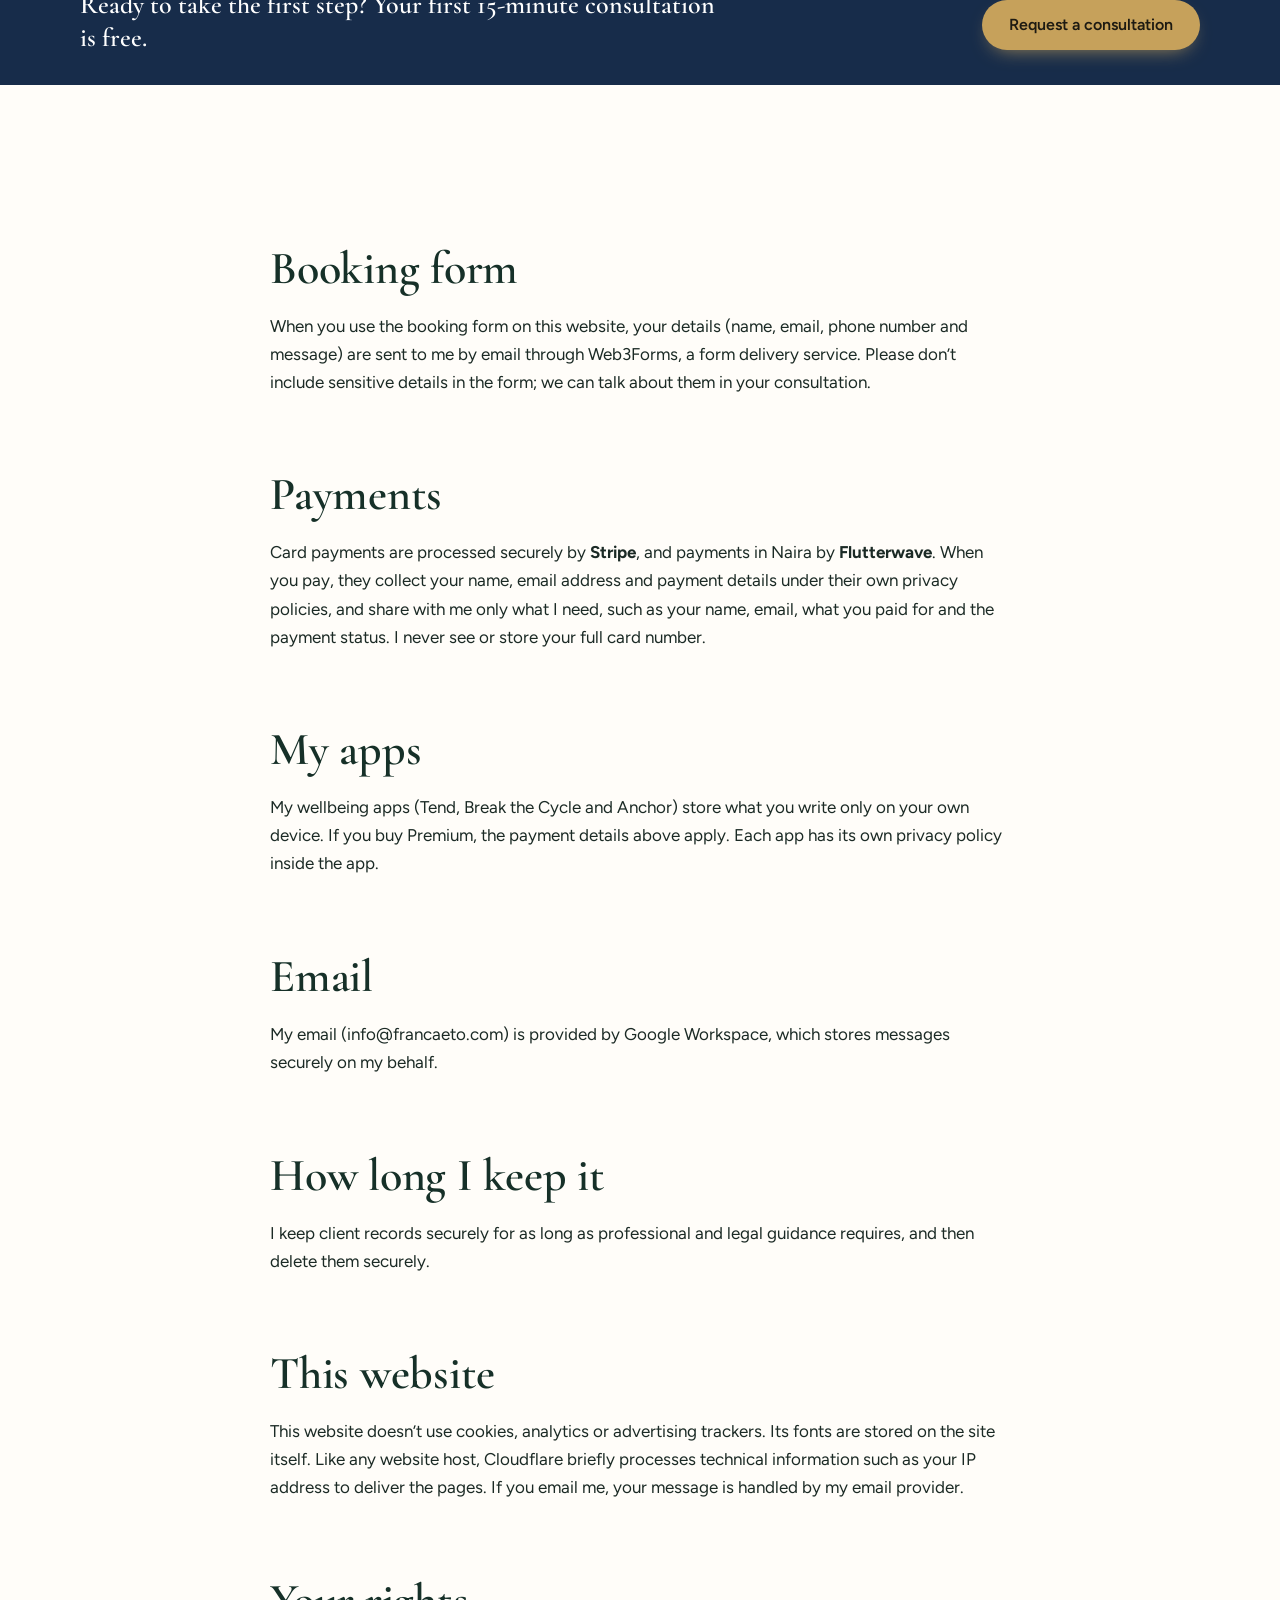
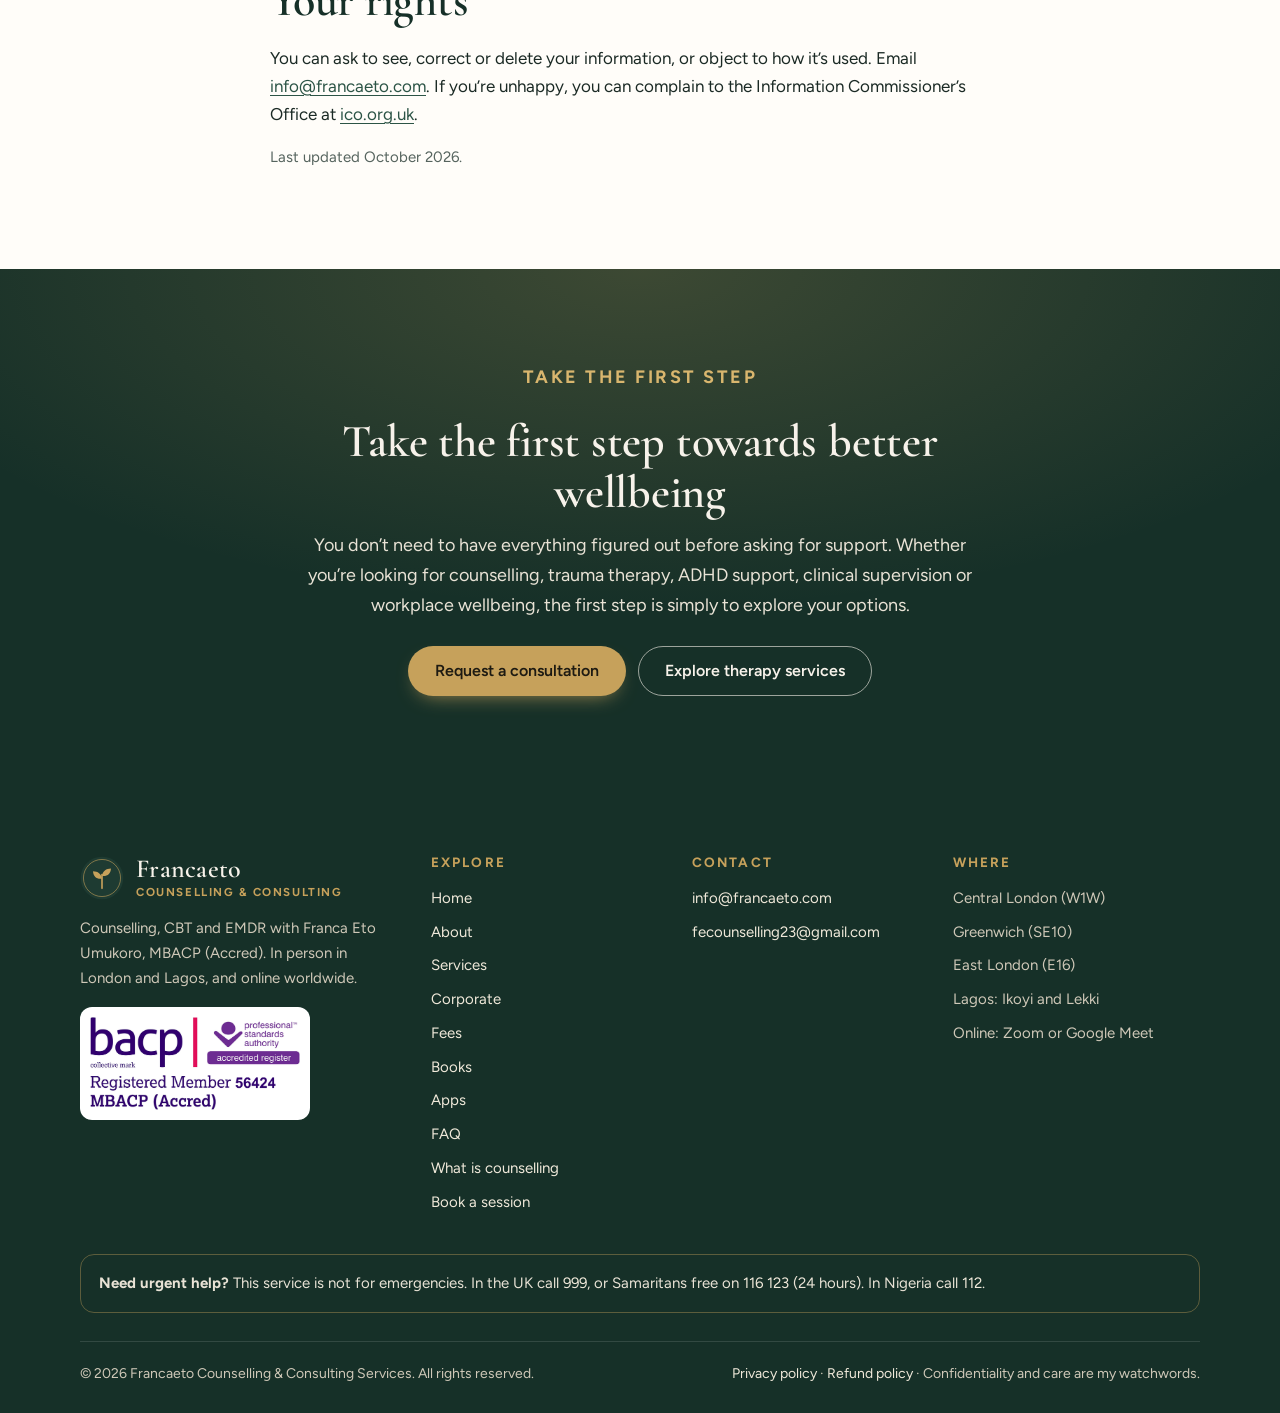
<file: privacy.html>
<!doctype html>
<!-- Francaeto Counselling &amp; Consulting Services website. Version 2026-10-29.0107.
     HOW TO EDIT: find the words you want to change between the > and < signs, type over them, save, and re-upload the folder to Cloudflare. -->
<html lang="en-GB" class="no-js">
<head>
<meta charset="utf-8">
<meta name="viewport" content="width=device-width, initial-scale=1">
<title>Privacy policy | Francaeto Counselling &amp; Consulting</title>
<meta name="description" content="How Francaeto Counselling &amp; Consulting Services collects, uses and protects your personal information.">
<link rel="canonical" href="https://www.francaeto.com/privacy.html">
<meta property="og:type" content="website">
<meta property="og:site_name" content="Francaeto Counselling &amp; Consulting Services">
<meta property="og:title" content="Privacy policy | Francaeto Counselling &amp; Consulting">
<meta property="og:description" content="How Francaeto Counselling &amp; Consulting Services collects, uses and protects your personal information.">
<meta property="og:url" content="https://www.francaeto.com/privacy.html">
<meta property="og:image" content="https://www.francaeto.com/img/og.jpg">
<meta name="twitter:card" content="summary_large_image">
<meta name="theme-color" content="#163028">
<link rel="icon" href="img/logo.svg" type="image/svg+xml">
<link rel="apple-touch-icon" href="img/apple-touch-icon.png">
<link rel="preload" href="fonts/cormorant.woff" as="font" type="font/woff" crossorigin>
<link rel="stylesheet" href="style.css?v=2026-10-29.0107">
</head>
<body>
<a class="skip" href="#main">Skip to content</a>
<header class="top"><div class="wrap">
  <a class="logo" href="index.html" aria-label="Francaeto Counselling &amp; Consulting Services, home"><img src="img/logo.svg" alt="" width="44" height="44"><span><b>Francaeto</b><small>Counselling &amp; Consulting</small></span></a>
  <button class="menu-btn" aria-label="Menu" aria-expanded="false" aria-controls="nav"><svg width="22" height="22" viewBox="0 0 24 24" fill="none" stroke="currentColor" stroke-width="2" stroke-linecap="round"><path d="M4 7h16M4 12h16M4 17h16"/></svg></button>
  <nav class="nav" id="nav" aria-label="Main"><a href="index.html">Home</a><a href="about-me.html">About</a><a href="services.html">Services</a><a href="corporate.html">Corporate</a><a href="fees.html">Fees</a><a href="books.html">Books</a><a href="apps.html">Apps</a><a href="faq.html">FAQ</a><a class="btn btn-gold" href="contact.html#book">Request a consultation</a></nav>
</div></header>
<main id="main">
<div class="page-head"><div class="wrap"><p class="eyebrow">Your information</p><h1>Privacy policy</h1><p>How I collect, use and protect your personal information.</p>
  <div class="btns head-btns"><a class="btn btn-gold" href="contact.html#book">Request a consultation</a></div></div></div>
<section class="sec-paper"><div class="wrap narrow prose">
  <p><b>Who I am.</b> Francaeto Counselling &amp; Consulting Services (Franca Eto Umukoro) is responsible for the personal information you share with me. You can contact me about your information at <a href="mailto:info@francaeto.com">info@francaeto.com</a>.</p>
  <h2>What I collect</h2>
  <ul><li>Your contact details, such as name, phone number, email and address.</li><li>Information you share when you book or during counselling, which may include information about your health and wellbeing.</li><li>Details of payments and invoices.</li><li>Details of your GP or referrer, where you give them to me.</li></ul>
  <h2>Why I use it</h2>
  <ul><li>To arrange and provide counselling, and to keep appropriate session notes.</li><li>To take payments and keep accounts.</li><li>To meet my professional and legal duties, including clinical supervision (without identifying you) and safeguarding.</li></ul>
  <p>I use health information only to provide your care, with your consent and in line with UK data protection law and the BACP Ethical Framework.</p>
  <h2>Who I share it with</h2>
  <p>I never sell your information. I share it only when you agree (for example with your GP or insurer), when the law requires it, or when there is a serious risk of harm to you or others. See <a href="what-is-counselling.html">Confidentiality</a>.</p>
</div></section>

<!-- ===== Call to action (middle) ===== -->
<div class="band reveal"><div class="wrap band-in"><p>Ready to take the first step? Your first 15-minute consultation is free.</p><div class="btns"><a class="btn btn-gold" href="contact.html#book">Request a consultation</a></div></div></div>

<section class="sec-paper"><div class="wrap narrow prose">
  <h2>Booking form</h2>
  <p>When you use the booking form on this website, your details (name, email, phone number and message) are sent to me by email through Web3Forms, a form delivery service. Please don’t include sensitive details in the form; we can talk about them in your consultation.</p>
  <h2>Payments</h2>
  <p>Card payments are processed securely by <b>Stripe</b>, and payments in Naira by <b>Flutterwave</b>. When you pay, they collect your name, email address and payment details under their own privacy policies, and share with me only what I need, such as your name, email, what you paid for and the payment status. I never see or store your full card number.</p>
  <h2>My apps</h2>
  <p>My wellbeing apps (Tend, Break the Cycle and Anchor) store what you write only on your own device. If you buy Premium, the payment details above apply. Each app has its own privacy policy inside the app.</p>
  <h2>Email</h2>
  <p>My email (info@francaeto.com) is provided by Google Workspace, which stores messages securely on my behalf.</p>
  <h2>How long I keep it</h2>
  <p>I keep client records securely for as long as professional and legal guidance requires, and then delete them securely.</p>
  <h2>This website</h2>
  <p>This website doesn’t use cookies, analytics or advertising trackers. Its fonts are stored on the site itself. Like any website host, Cloudflare briefly processes technical information such as your IP address to deliver the pages. If you email me, your message is handled by my email provider.</p>
  <h2>Your rights</h2>
  <p>You can ask to see, correct or delete your information, or object to how it’s used. Email <a href="mailto:info@francaeto.com">info@francaeto.com</a>. If you’re unhappy, you can complain to the Information Commissioner’s Office at <a href="https://ico.org.uk" target="_blank" rel="noopener">ico.org.uk</a>.</p>
  <p style="color:var(--muted);font-size:15px">Last updated October 2026.</p>
</div></section>

<!-- ===== SECTION: Final call to action ===== -->
<section class="final"><div class="wrap final-in reveal">
  <p class="eyebrow">Take the first step</p>
  <h2>Take the first step towards better wellbeing</h2>
  <p>You don’t need to have everything figured out before asking for support. Whether you’re looking for counselling, trauma therapy, ADHD support, clinical supervision or workplace wellbeing, the first step is simply to explore your options.</p>
  <div class="btns" style="justify-content:center"><a class="btn btn-gold" href="contact.html#book">Request a consultation</a><a class="btn btn-light" href="services.html">Explore therapy services</a></div>
</div></section>
</main>
<footer class="foot"><div class="wrap">
  <div class="foot-grid">
    <div>
      <a class="logo" href="index.html" style="color:#F7F2EA"><img src="img/logo.svg" alt="" width="44" height="44"><span><b>Francaeto</b><small style="color:var(--gold)">Counselling &amp; Consulting</small></span></a>
      <p style="margin-top:16px">Counselling, CBT and EMDR with Franca Eto Umukoro, MBACP (Accred). In person in London and Lagos, and online worldwide.</p>
      <a href="https://www.bacp.co.uk/search/Register" target="_blank" rel="noopener" title="Check the BACP register (member 56424)"><img class="badge" src="img/bacp.png" alt="BACP accredited register, Registered Member 56424, MBACP (Accred)" width="230" height="102" loading="lazy"></a>
    </div>
    <div><h4>Explore</h4><ul><li><a href="index.html">Home</a></li><li><a href="about-me.html">About</a></li><li><a href="services.html">Services</a></li><li><a href="corporate.html">Corporate</a></li><li><a href="fees.html">Fees</a></li><li><a href="books.html">Books</a></li><li><a href="apps.html">Apps</a></li><li><a href="faq.html">FAQ</a></li><li><a href="what-is-counselling.html">What is counselling</a></li><li><a href="contact.html">Book a session</a></li></ul></div>
    <div><h4>Contact</h4><ul>
      <li><a href="mailto:info@francaeto.com">info@francaeto.com</a></li>
      <li><a href="mailto:fecounselling23@gmail.com">fecounselling23@gmail.com</a></li></ul></div>
    <div><h4>Where</h4><ul><li>Central London (W1W)</li><li>Greenwich (SE10)</li><li>East London (E16)</li><li>Lagos: Ikoyi and Lekki</li><li>Online: Zoom or Google Meet</li></ul></div>
  </div>
  <p class="crisis"><b>Need urgent help?</b> This service is not for emergencies. In the UK call <a href="tel:999">999</a>, or Samaritans free on <a href="tel:116123">116 123</a> (24 hours). In Nigeria call <a href="tel:112">112</a>.</p>
  <div class="legal"><span>© <span data-year>2026</span> Francaeto Counselling &amp; Consulting Services. All rights reserved.</span><span><a href="privacy.html">Privacy policy</a> · <a href="refunds.html">Refund policy</a> · Confidentiality and care are my watchwords.</span></div>
</div></footer>
<script src="site.js" defer></script>
</body>
</html>
</file>
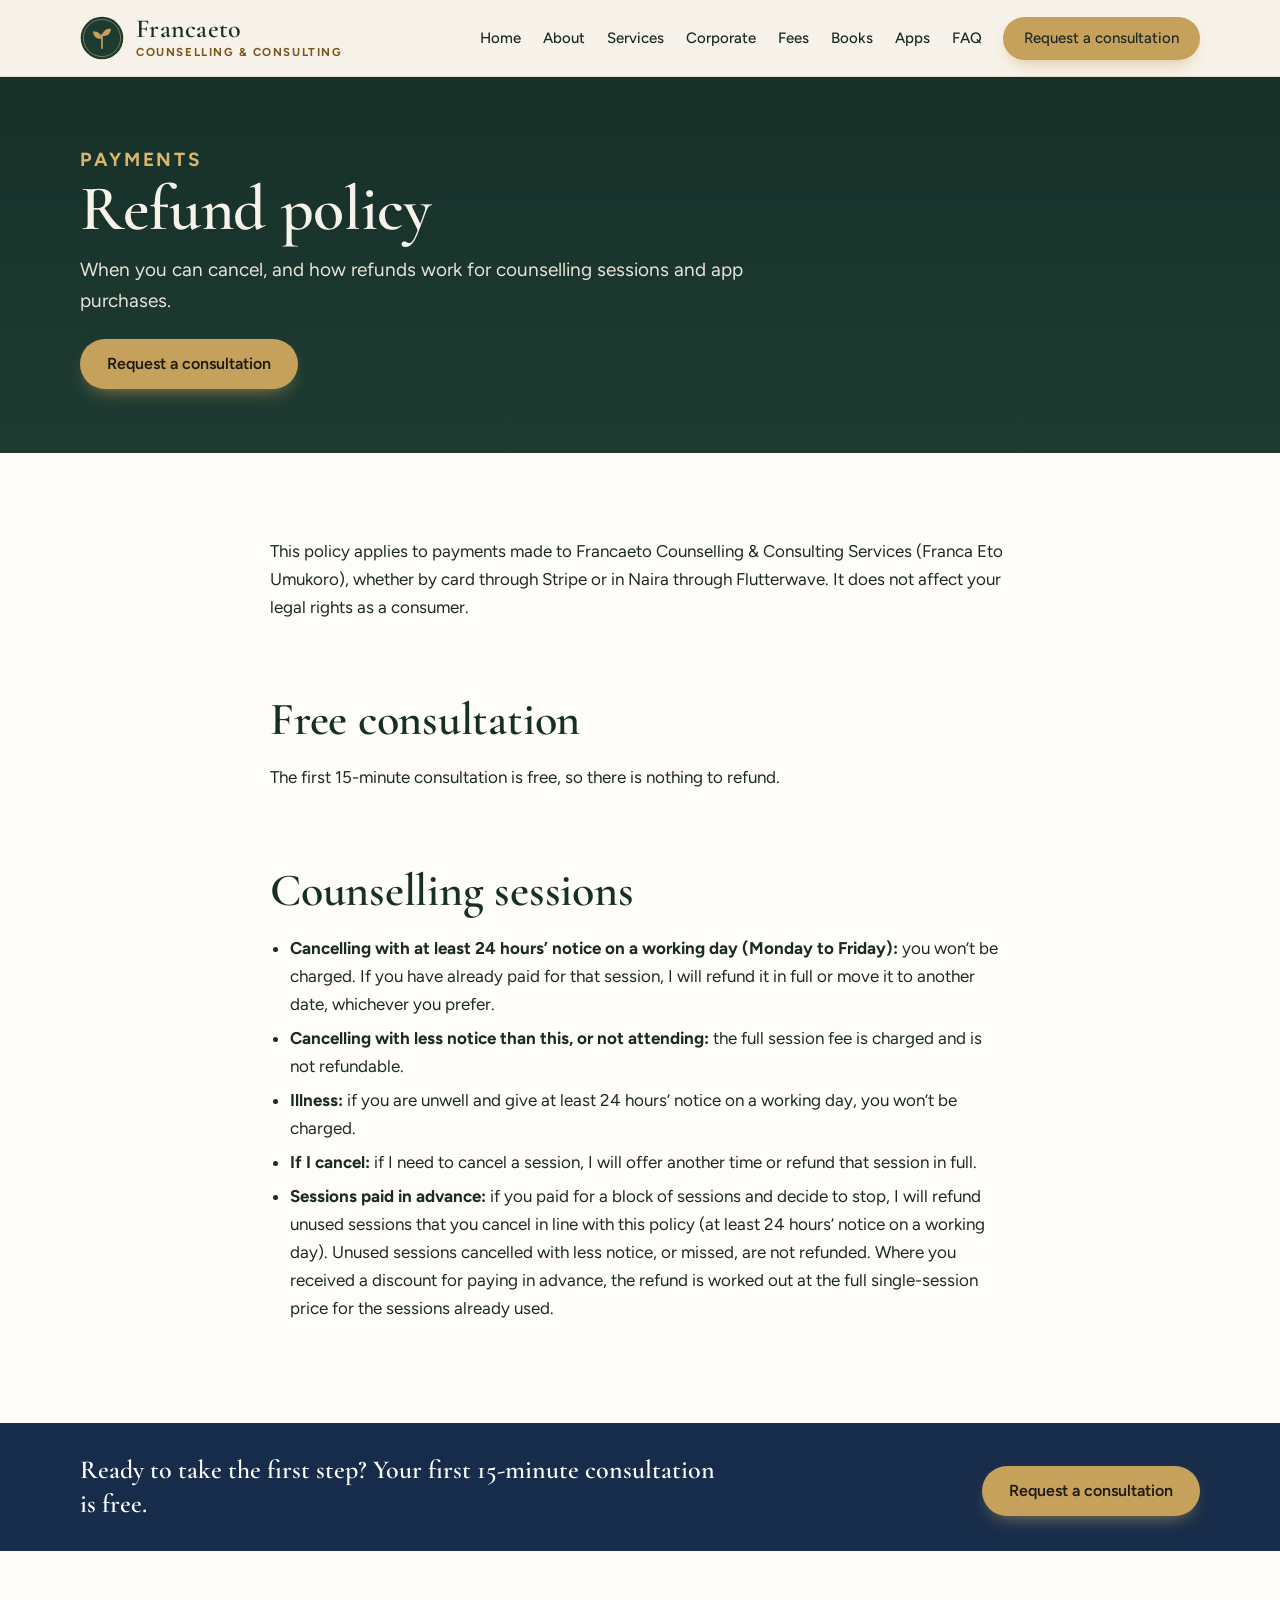
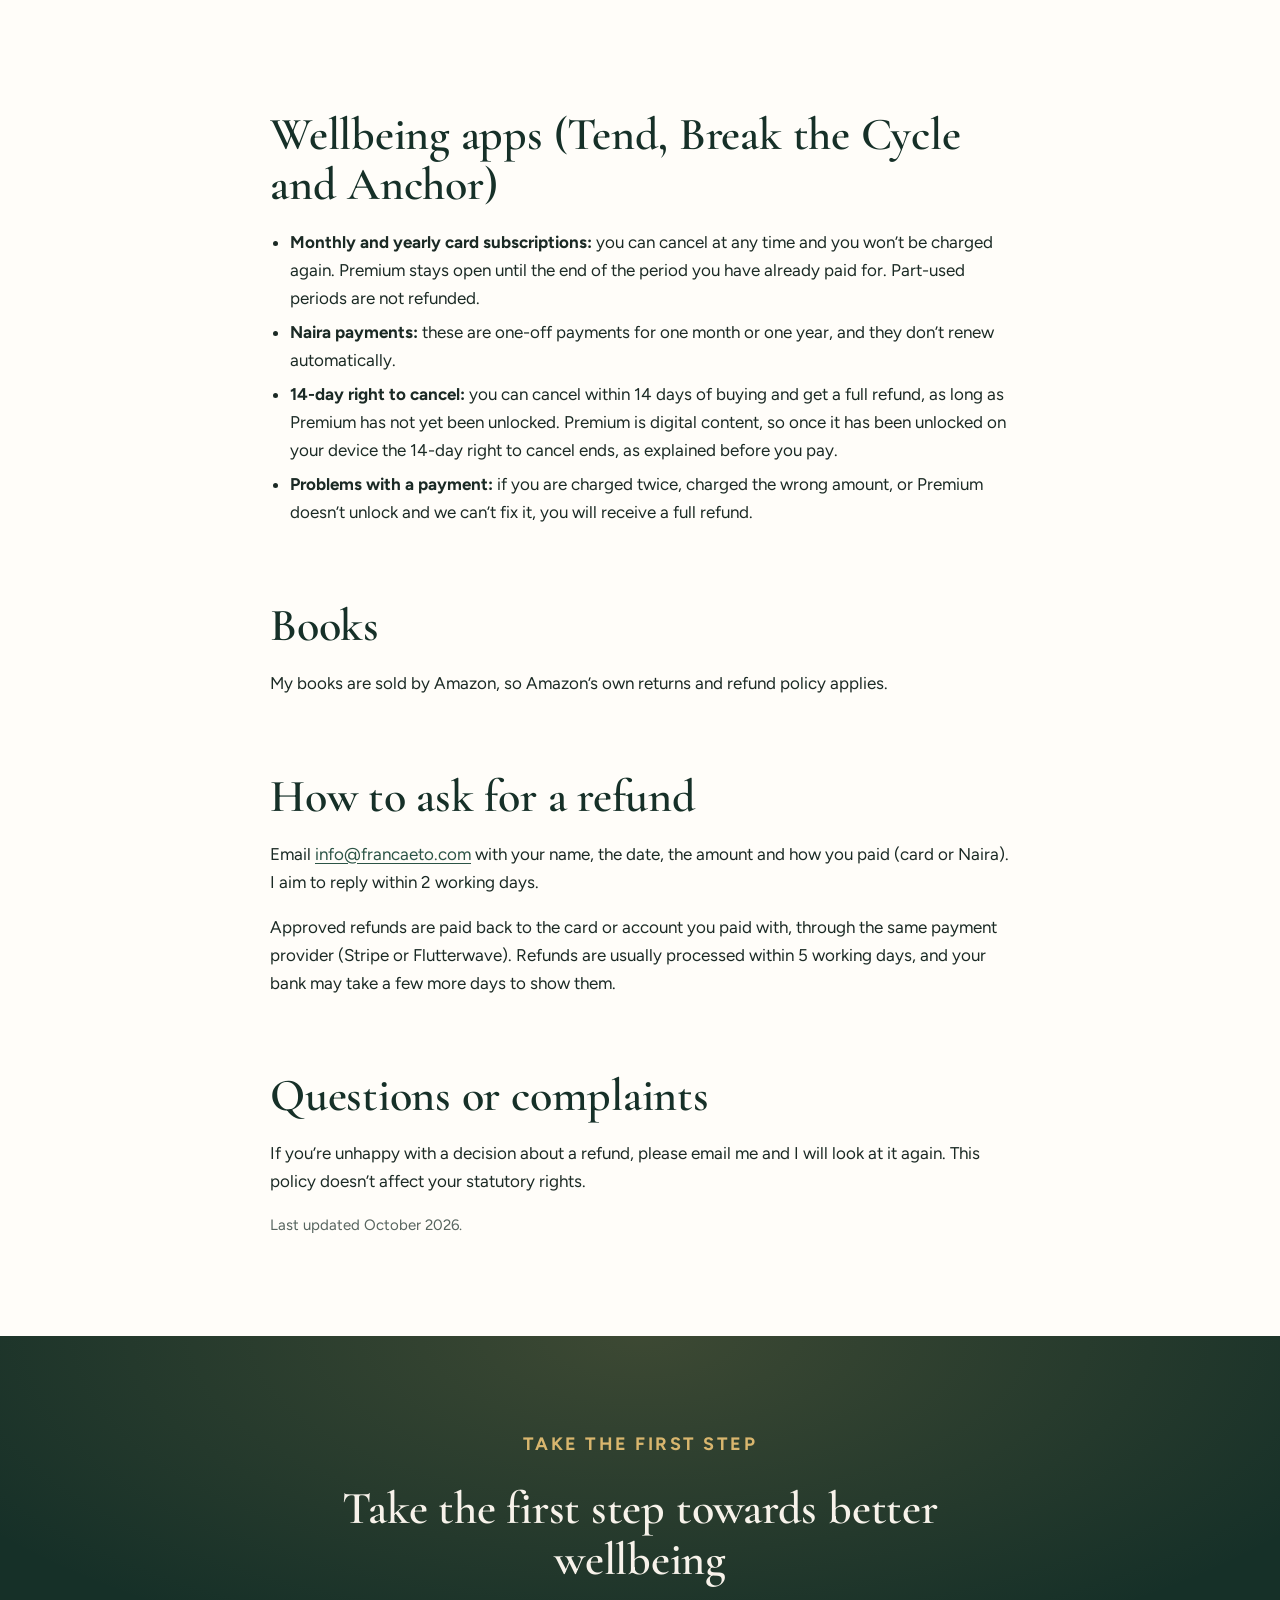
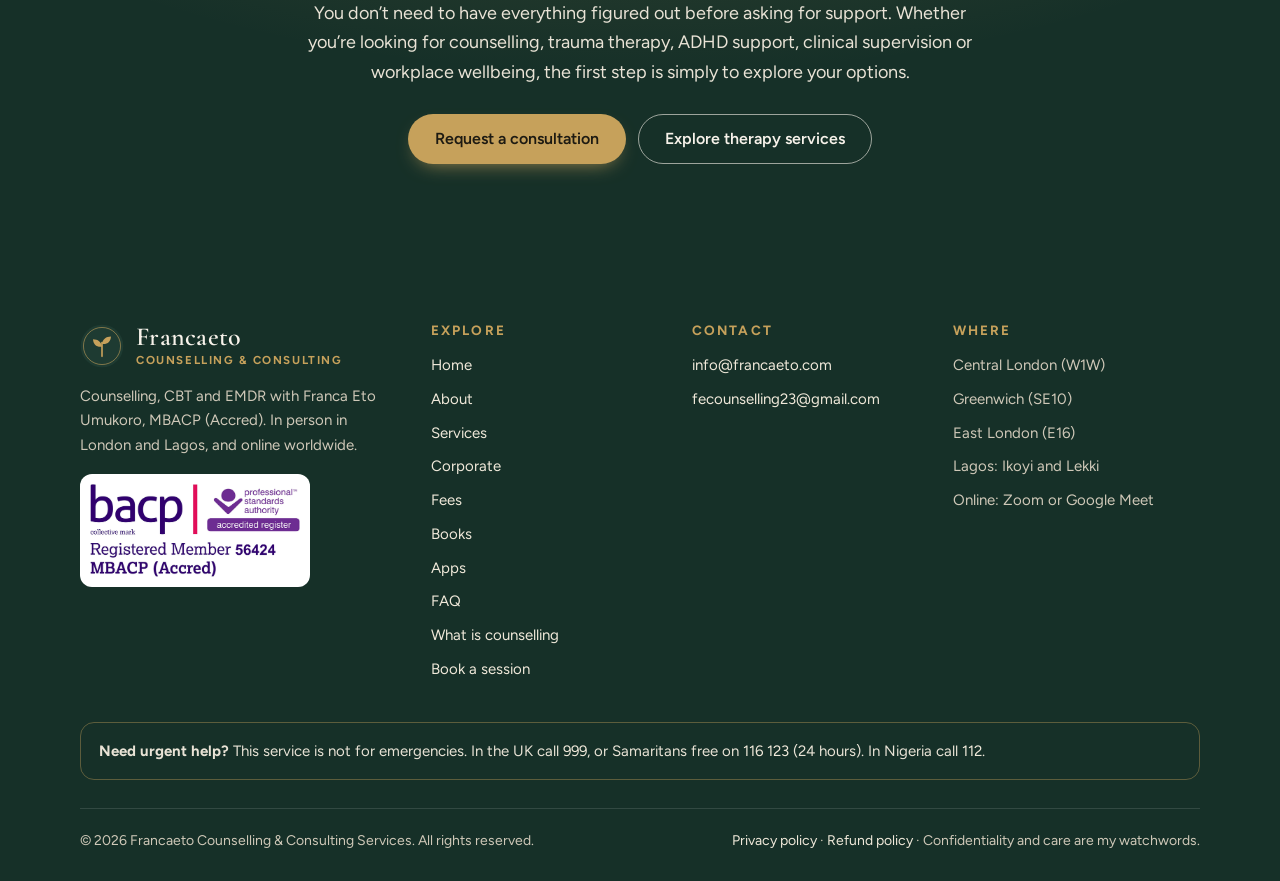
<file: refunds.html>
<!doctype html>
<!-- Francaeto Counselling &amp; Consulting Services website. Version 2026-10-29.0107.
     HOW TO EDIT: find the words you want to change between the > and < signs, type over them, save, and re-upload the folder to Cloudflare. -->
<html lang="en-GB" class="no-js">
<head>
<meta charset="utf-8">
<meta name="viewport" content="width=device-width, initial-scale=1">
<title>Refund policy | Francaeto Counselling &amp; Consulting</title>
<meta name="description" content="Refund and cancellation policy for counselling sessions and wellbeing app purchases from Francaeto Counselling &amp; Consulting Services.">
<link rel="canonical" href="https://www.francaeto.com/refunds.html">
<meta property="og:type" content="website">
<meta property="og:site_name" content="Francaeto Counselling &amp; Consulting Services">
<meta property="og:title" content="Refund policy | Francaeto Counselling &amp; Consulting">
<meta property="og:description" content="Refund and cancellation policy for counselling sessions and wellbeing app purchases from Francaeto Counselling &amp; Consulting Services.">
<meta property="og:url" content="https://www.francaeto.com/refunds.html">
<meta property="og:image" content="https://www.francaeto.com/img/og.jpg">
<meta name="twitter:card" content="summary_large_image">
<meta name="theme-color" content="#163028">
<link rel="icon" href="img/logo.svg" type="image/svg+xml">
<link rel="apple-touch-icon" href="img/apple-touch-icon.png">
<link rel="preload" href="fonts/cormorant.woff" as="font" type="font/woff" crossorigin>
<link rel="stylesheet" href="style.css?v=2026-10-29.0107">
</head>
<body>
<a class="skip" href="#main">Skip to content</a>
<header class="top"><div class="wrap">
  <a class="logo" href="index.html" aria-label="Francaeto Counselling &amp; Consulting Services, home"><img src="img/logo.svg" alt="" width="44" height="44"><span><b>Francaeto</b><small>Counselling &amp; Consulting</small></span></a>
  <button class="menu-btn" aria-label="Menu" aria-expanded="false" aria-controls="nav"><svg width="22" height="22" viewBox="0 0 24 24" fill="none" stroke="currentColor" stroke-width="2" stroke-linecap="round"><path d="M4 7h16M4 12h16M4 17h16"/></svg></button>
  <nav class="nav" id="nav" aria-label="Main"><a href="index.html">Home</a><a href="about-me.html">About</a><a href="services.html">Services</a><a href="corporate.html">Corporate</a><a href="fees.html">Fees</a><a href="books.html">Books</a><a href="apps.html">Apps</a><a href="faq.html">FAQ</a><a class="btn btn-gold" href="contact.html#book">Request a consultation</a></nav>
</div></header>
<main id="main">
<div class="page-head"><div class="wrap"><p class="eyebrow">Payments</p><h1>Refund policy</h1><p>When you can cancel, and how refunds work for counselling sessions and app purchases.</p>
  <div class="btns head-btns"><a class="btn btn-gold" href="contact.html#book">Request a consultation</a></div></div></div>
<section class="sec-paper"><div class="wrap narrow prose">
  <p>This policy applies to payments made to Francaeto Counselling &amp; Consulting Services (Franca Eto Umukoro), whether by card through Stripe or in Naira through Flutterwave. It does not affect your legal rights as a consumer.</p>

  <h2>Free consultation</h2>
  <p>The first 15-minute consultation is free, so there is nothing to refund.</p>

  <h2>Counselling sessions</h2>
  <ul>
    <li><b>Cancelling with at least 24 hours’ notice on a working day (Monday to Friday):</b> you won’t be charged. If you have already paid for that session, I will refund it in full or move it to another date, whichever you prefer.</li>
    <li><b>Cancelling with less notice than this, or not attending:</b> the full session fee is charged and is not refundable.</li>
    <li><b>Illness:</b> if you are unwell and give at least 24 hours’ notice on a working day, you won’t be charged.</li>
    <li><b>If I cancel:</b> if I need to cancel a session, I will offer another time or refund that session in full.</li>
    <li><b>Sessions paid in advance:</b> if you paid for a block of sessions and decide to stop, I will refund unused sessions that you cancel in line with this policy (at least 24 hours’ notice on a working day). Unused sessions cancelled with less notice, or missed, are not refunded. Where you received a discount for paying in advance, the refund is worked out at the full single-session price for the sessions already used.</li>
  </ul>

</div></section>

<!-- ===== Call to action (middle) ===== -->
<div class="band reveal"><div class="wrap band-in"><p>Ready to take the first step? Your first 15-minute consultation is free.</p><div class="btns"><a class="btn btn-gold" href="contact.html#book">Request a consultation</a></div></div></div>

<section class="sec-paper"><div class="wrap narrow prose">
  <h2>Wellbeing apps (Tend, Break the Cycle and Anchor)</h2>
  <ul>
    <li><b>Monthly and yearly card subscriptions:</b> you can cancel at any time and you won’t be charged again. Premium stays open until the end of the period you have already paid for. Part-used periods are not refunded.</li>
    <li><b>Naira payments:</b> these are one-off payments for one month or one year, and they don’t renew automatically.</li>
    <li><b>14-day right to cancel:</b> you can cancel within 14 days of buying and get a full refund, as long as Premium has not yet been unlocked. Premium is digital content, so once it has been unlocked on your device the 14-day right to cancel ends, as explained before you pay.</li>
    <li><b>Problems with a payment:</b> if you are charged twice, charged the wrong amount, or Premium doesn’t unlock and we can’t fix it, you will receive a full refund.</li>
  </ul>

  <h2>Books</h2>
  <p>My books are sold by Amazon, so Amazon’s own returns and refund policy applies.</p>

  <h2>How to ask for a refund</h2>
  <p>Email <a href="mailto:info@francaeto.com">info@francaeto.com</a> with your name, the date, the amount and how you paid (card or Naira). I aim to reply within 2 working days.</p>
  <p>Approved refunds are paid back to the card or account you paid with, through the same payment provider (Stripe or Flutterwave). Refunds are usually processed within 5 working days, and your bank may take a few more days to show them.</p>

  <h2>Questions or complaints</h2>
  <p>If you’re unhappy with a decision about a refund, please email me and I will look at it again. This policy doesn’t affect your statutory rights.</p>
  <p style="color:var(--muted);font-size:15px">Last updated October 2026.</p>
</div></section>

<!-- ===== SECTION: Final call to action ===== -->
<section class="final"><div class="wrap final-in reveal">
  <p class="eyebrow">Take the first step</p>
  <h2>Take the first step towards better wellbeing</h2>
  <p>You don’t need to have everything figured out before asking for support. Whether you’re looking for counselling, trauma therapy, ADHD support, clinical supervision or workplace wellbeing, the first step is simply to explore your options.</p>
  <div class="btns" style="justify-content:center"><a class="btn btn-gold" href="contact.html#book">Request a consultation</a><a class="btn btn-light" href="services.html">Explore therapy services</a></div>
</div></section>
</main>
<footer class="foot"><div class="wrap">
  <div class="foot-grid">
    <div>
      <a class="logo" href="index.html" style="color:#F7F2EA"><img src="img/logo.svg" alt="" width="44" height="44"><span><b>Francaeto</b><small style="color:var(--gold)">Counselling &amp; Consulting</small></span></a>
      <p style="margin-top:16px">Counselling, CBT and EMDR with Franca Eto Umukoro, MBACP (Accred). In person in London and Lagos, and online worldwide.</p>
      <a href="https://www.bacp.co.uk/search/Register" target="_blank" rel="noopener" title="Check the BACP register (member 56424)"><img class="badge" src="img/bacp.png" alt="BACP accredited register, Registered Member 56424, MBACP (Accred)" width="230" height="102" loading="lazy"></a>
    </div>
    <div><h4>Explore</h4><ul><li><a href="index.html">Home</a></li><li><a href="about-me.html">About</a></li><li><a href="services.html">Services</a></li><li><a href="corporate.html">Corporate</a></li><li><a href="fees.html">Fees</a></li><li><a href="books.html">Books</a></li><li><a href="apps.html">Apps</a></li><li><a href="faq.html">FAQ</a></li><li><a href="what-is-counselling.html">What is counselling</a></li><li><a href="contact.html">Book a session</a></li></ul></div>
    <div><h4>Contact</h4><ul>
      <li><a href="mailto:info@francaeto.com">info@francaeto.com</a></li>
      <li><a href="mailto:fecounselling23@gmail.com">fecounselling23@gmail.com</a></li></ul></div>
    <div><h4>Where</h4><ul><li>Central London (W1W)</li><li>Greenwich (SE10)</li><li>East London (E16)</li><li>Lagos: Ikoyi and Lekki</li><li>Online: Zoom or Google Meet</li></ul></div>
  </div>
  <p class="crisis"><b>Need urgent help?</b> This service is not for emergencies. In the UK call <a href="tel:999">999</a>, or Samaritans free on <a href="tel:116123">116 123</a> (24 hours). In Nigeria call <a href="tel:112">112</a>.</p>
  <div class="legal"><span>© <span data-year>2026</span> Francaeto Counselling &amp; Consulting Services. All rights reserved.</span><span><a href="privacy.html">Privacy policy</a> · <a href="refunds.html">Refund policy</a> · Confidentiality and care are my watchwords.</span></div>
</div></footer>
<script src="site.js" defer></script>
</body>
</html>
</file>
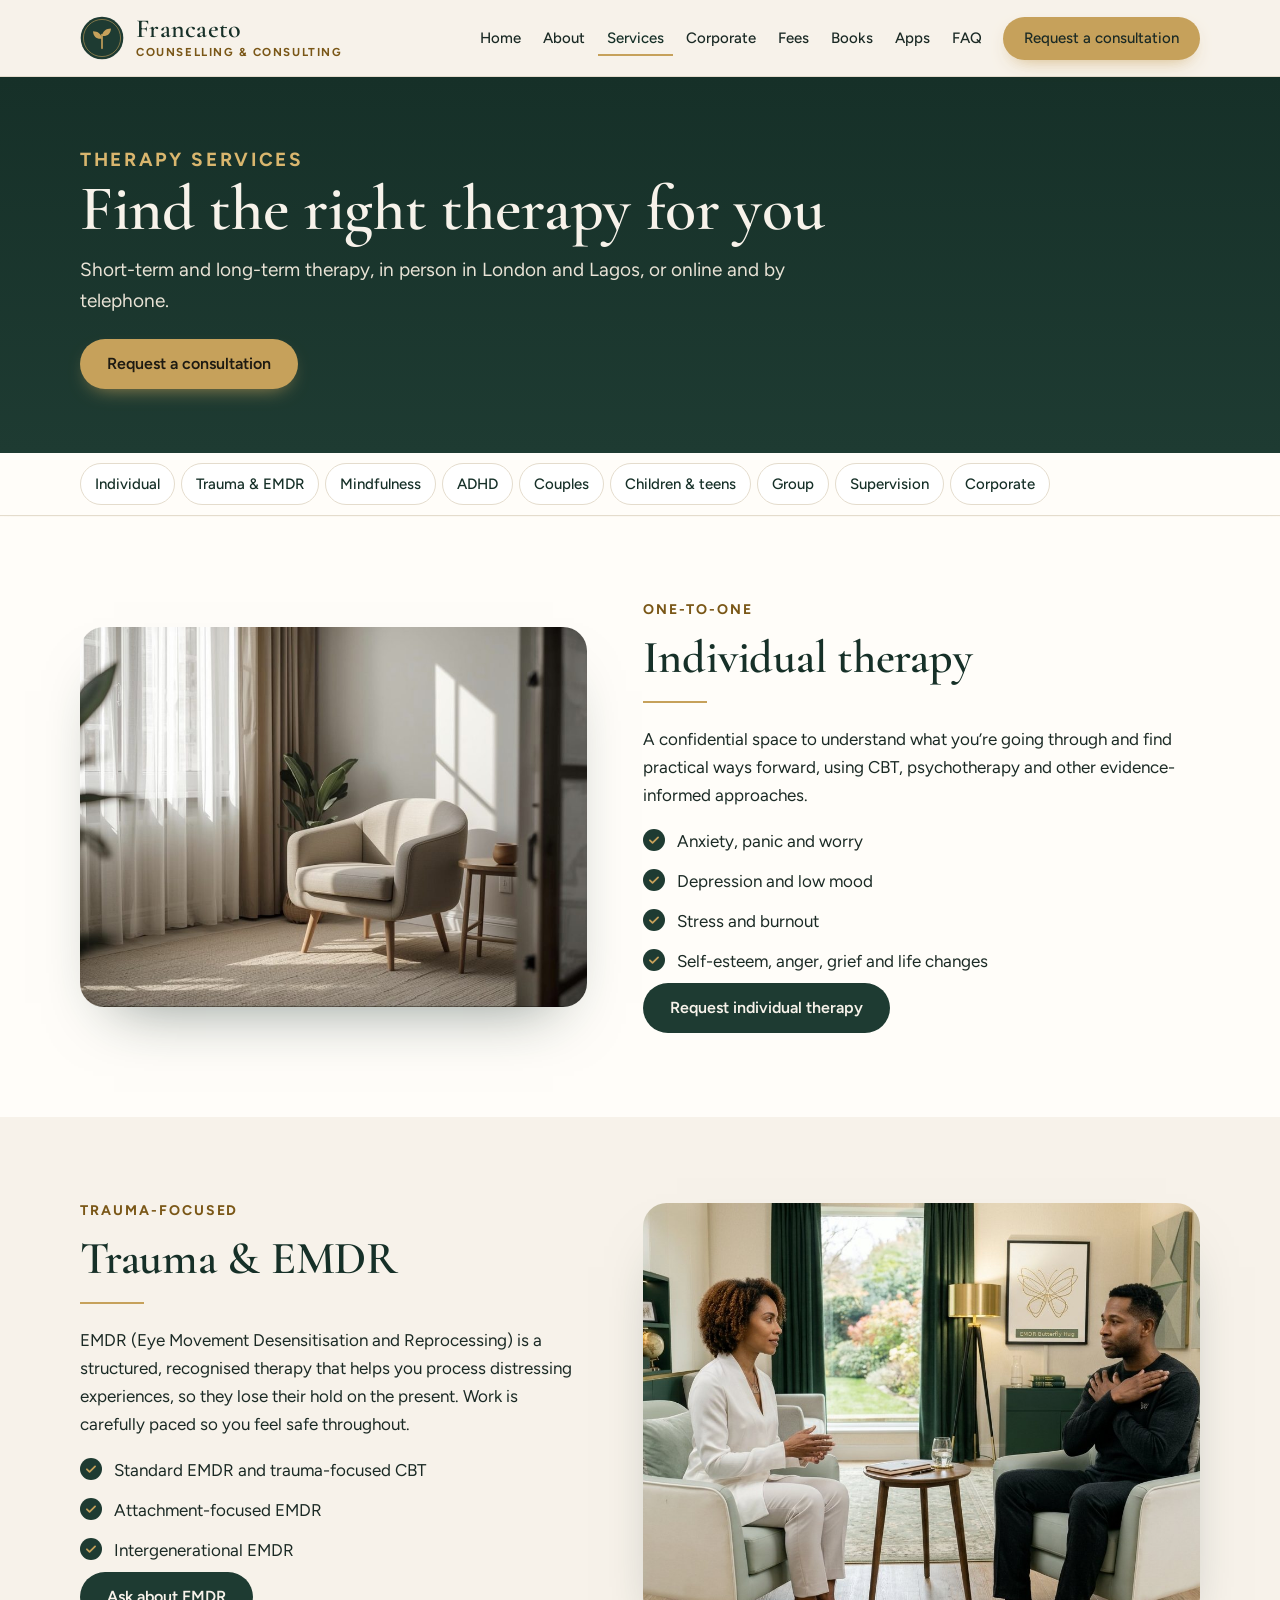
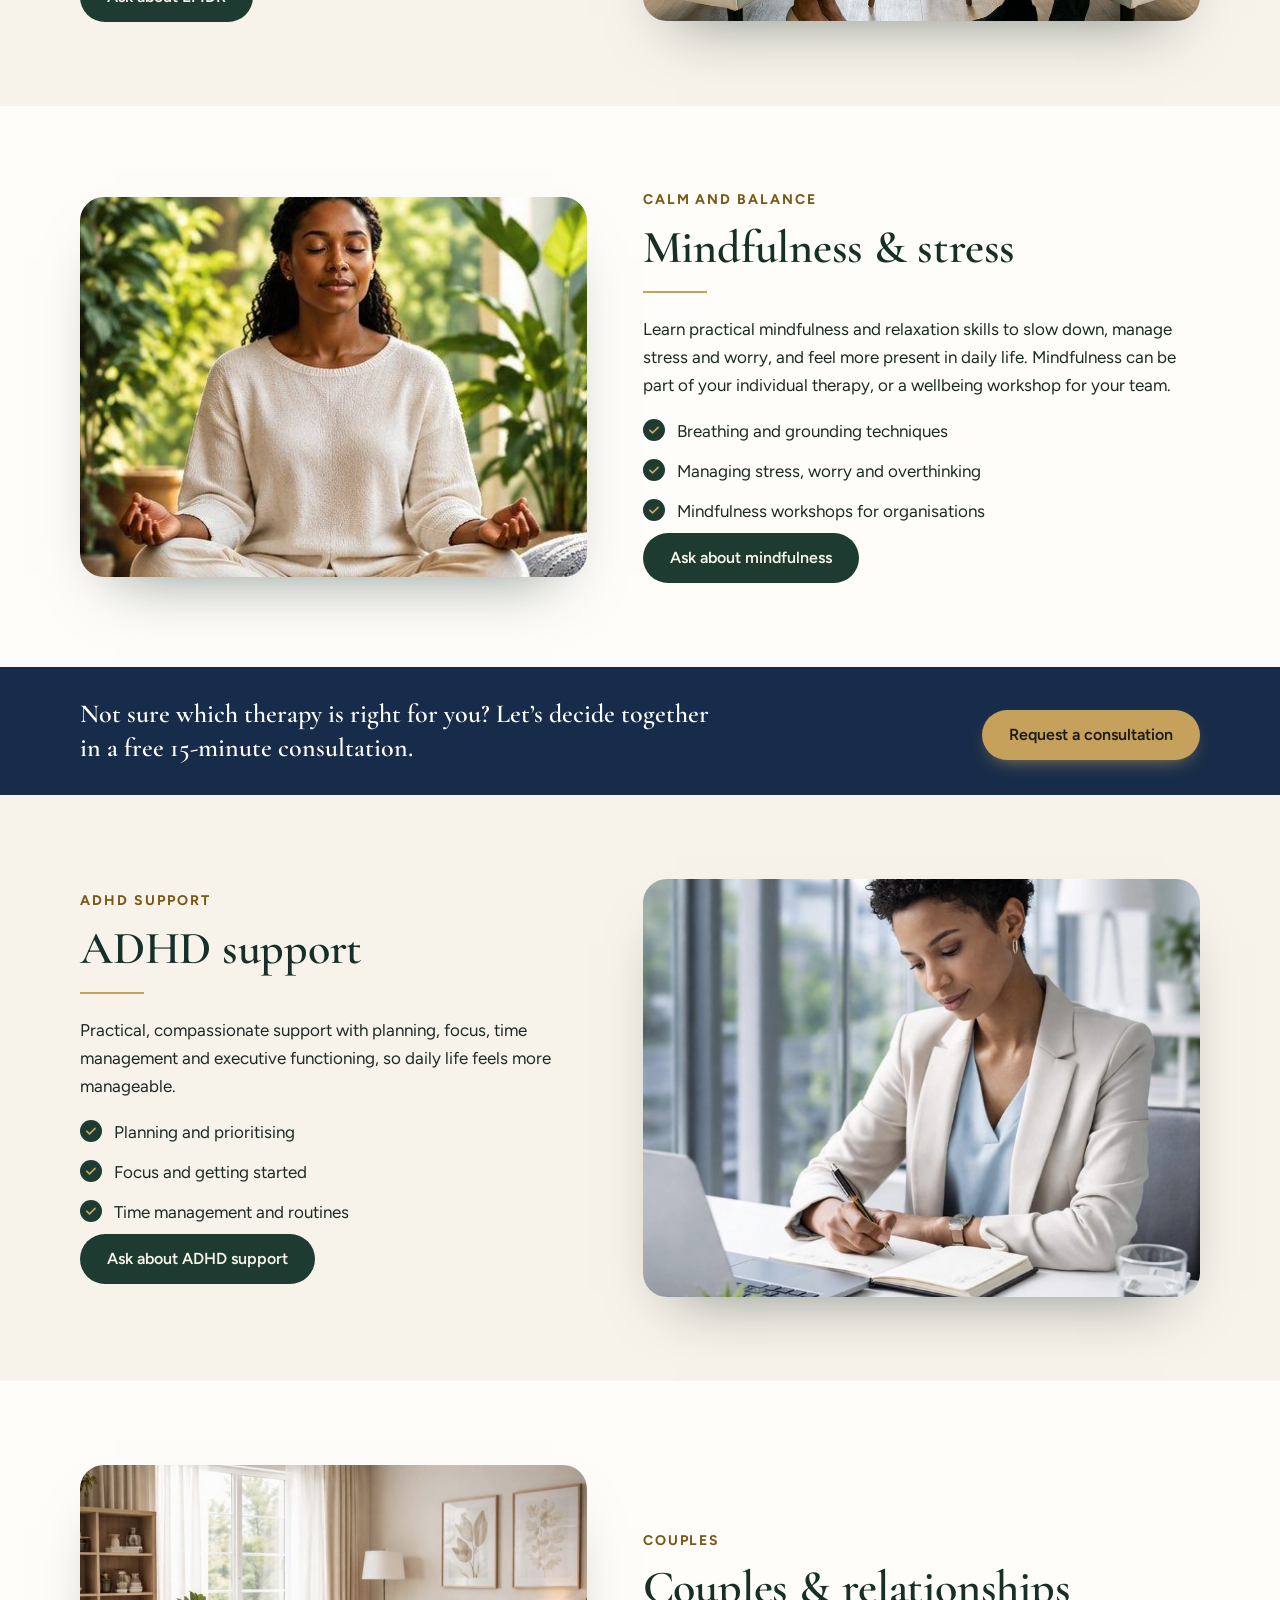
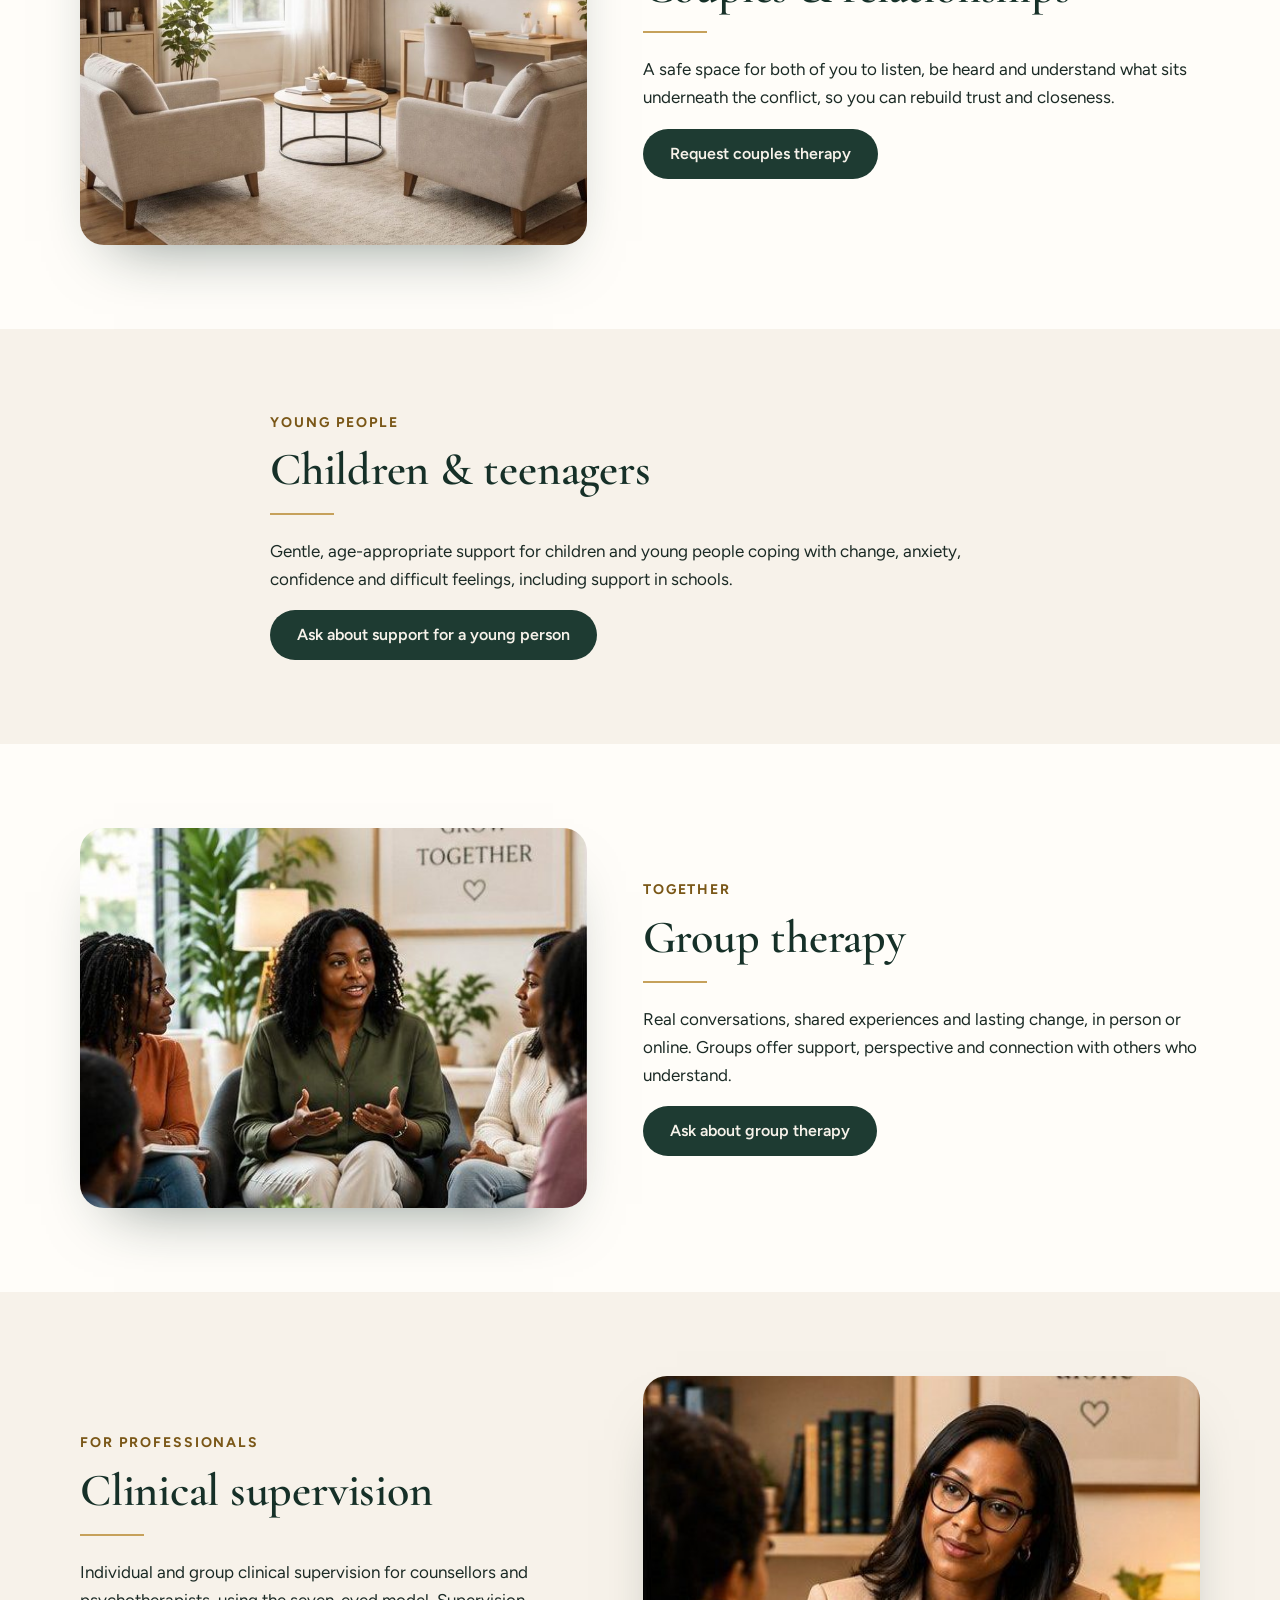
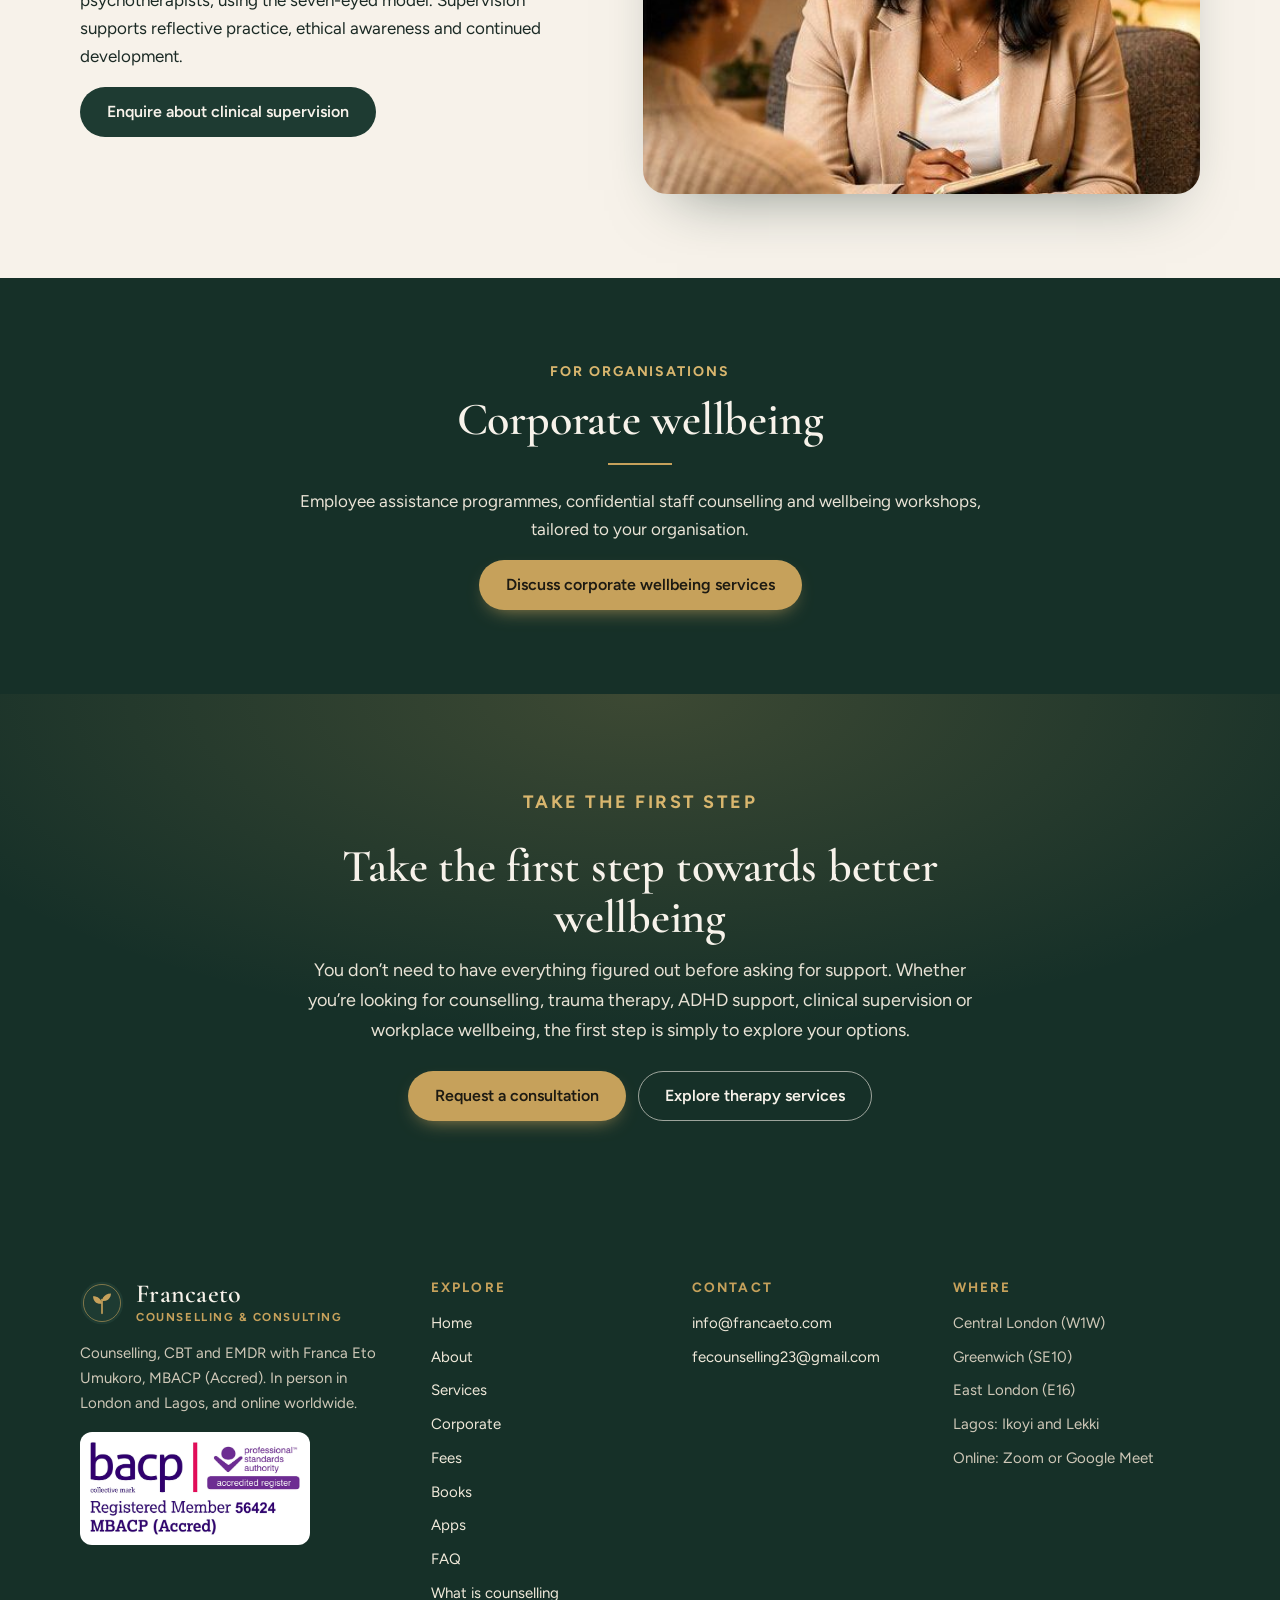
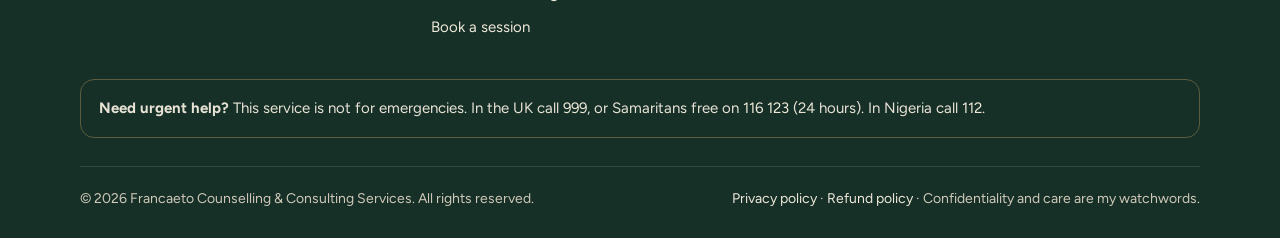
<file: services.html>
<!doctype html>
<!-- Francaeto Counselling &amp; Consulting Services website. Version 2026-10-29.0107.
     HOW TO EDIT: find the words you want to change between the > and < signs, type over them, save, and re-upload the folder to Cloudflare. -->
<html lang="en-GB" class="no-js">
<head>
<meta charset="utf-8">
<meta name="viewport" content="width=device-width, initial-scale=1">
<title>Therapy services | Francaeto Counselling &amp; Consulting</title>
<meta name="description" content="Individual therapy, trauma and EMDR, ADHD support, couples and relationship therapy, children and teenagers, group therapy and clinical supervision with Franca Eto Umukoro.">
<link rel="canonical" href="https://www.francaeto.com/services.html">
<meta property="og:type" content="website">
<meta property="og:site_name" content="Francaeto Counselling &amp; Consulting Services">
<meta property="og:title" content="Therapy services | Francaeto Counselling &amp; Consulting">
<meta property="og:description" content="Individual therapy, trauma and EMDR, ADHD support, couples and relationship therapy, children and teenagers, group therapy and clinical supervision with Franca Eto Umukoro.">
<meta property="og:url" content="https://www.francaeto.com/services.html">
<meta property="og:image" content="https://www.francaeto.com/img/og.jpg">
<meta name="twitter:card" content="summary_large_image">
<meta name="theme-color" content="#163028">
<link rel="icon" href="img/logo.svg" type="image/svg+xml">
<link rel="apple-touch-icon" href="img/apple-touch-icon.png">
<link rel="preload" href="fonts/cormorant.woff" as="font" type="font/woff" crossorigin>
<link rel="stylesheet" href="style.css?v=2026-10-29.0107">
</head>
<body>
<a class="skip" href="#main">Skip to content</a>
<header class="top"><div class="wrap">
  <a class="logo" href="index.html" aria-label="Francaeto Counselling &amp; Consulting Services, home"><img src="img/logo.svg" alt="" width="44" height="44"><span><b>Francaeto</b><small>Counselling &amp; Consulting</small></span></a>
  <button class="menu-btn" aria-label="Menu" aria-expanded="false" aria-controls="nav"><svg width="22" height="22" viewBox="0 0 24 24" fill="none" stroke="currentColor" stroke-width="2" stroke-linecap="round"><path d="M4 7h16M4 12h16M4 17h16"/></svg></button>
  <nav class="nav" id="nav" aria-label="Main"><a href="index.html">Home</a><a href="about-me.html">About</a><a href="services.html" aria-current=page>Services</a><a href="corporate.html">Corporate</a><a href="fees.html">Fees</a><a href="books.html">Books</a><a href="apps.html">Apps</a><a href="faq.html">FAQ</a><a class="btn btn-gold" href="contact.html#book">Request a consultation</a></nav>
</div></header>
<main id="main">
<div class="page-head"><div class="wrap"><p class="eyebrow">Therapy services</p><h1>Find the right therapy for you</h1><p>Short-term and long-term therapy, in person in London and Lagos, or online and by telephone.</p>
  <div class="btns head-btns"><a class="btn btn-gold" href="contact.html#book">Request a consultation</a></div></div></div>
<nav class="jump" aria-label="Services on this page"><div class="wrap"><a href="#individual">Individual</a><a href="#emdr">Trauma &amp; EMDR</a><a href="#mindfulness">Mindfulness</a><a href="#adhd">ADHD</a><a href="#couples">Couples</a><a href="#young">Children &amp; teens</a><a href="#group">Group</a><a href="#supervision">Supervision</a><a href="corporate.html">Corporate</a></div></nav>
<!-- ===== SECTION: Individual therapy ===== -->
<section id="individual" class="sec-paper"><div class="wrap split">
  <div class="split-media reveal"><img src="img/svc-chair.jpg" alt="" loading="lazy"></div>
  <div class="reveal"><p class="eyebrow">One-to-one</p><h2>Individual therapy</h2><hr class="rule"><p>A confidential space to understand what you’re going through and find practical ways forward, using CBT, psychotherapy and other evidence-informed approaches.</p><ul class="ticks" style="margin:18px 0 6px"><li>Anxiety, panic and worry</li><li>Depression and low mood</li><li>Stress and burnout</li><li>Self-esteem, anger, grief and life changes</li></ul>
  <div class="btns"><a class="btn btn-green" href="contact.html?service=Individual+therapy#book">Request individual therapy</a></div></div>
</div></section>
<!-- ===== SECTION: Trauma &amp; EMDR ===== -->
<section id="emdr" class=""><div class="wrap split rev">
  <div class="split-media reveal"><img src="img/svc-emdr-2.jpg" alt="" loading="lazy"></div>
  <div class="reveal"><p class="eyebrow">Trauma-focused</p><h2>Trauma &amp; EMDR</h2><hr class="rule"><p>EMDR (Eye Movement Desensitisation and Reprocessing) is a structured, recognised therapy that helps you process distressing experiences, so they lose their hold on the present. Work is carefully paced so you feel safe throughout.</p><ul class="ticks" style="margin:18px 0 6px"><li>Standard EMDR and trauma-focused CBT</li><li>Attachment-focused EMDR</li><li>Intergenerational EMDR</li></ul>
  <div class="btns"><a class="btn btn-green" href="contact.html?service=Trauma+and+EMDR#book">Ask about EMDR</a></div></div>
</div></section>
<!-- ===== SECTION: Mindfulness &amp; stress ===== -->
<section id="mindfulness" class="sec-paper"><div class="wrap split">
  <div class="split-media reveal"><img src="img/svc-mindfulness.jpg" alt="" loading="lazy"></div>
  <div class="reveal"><p class="eyebrow">Calm and balance</p><h2>Mindfulness &amp; stress</h2><hr class="rule"><p>Learn practical mindfulness and relaxation skills to slow down, manage stress and worry, and feel more present in daily life. Mindfulness can be part of your individual therapy, or a wellbeing workshop for your team.</p><ul class="ticks" style="margin:18px 0 6px"><li>Breathing and grounding techniques</li><li>Managing stress, worry and overthinking</li><li>Mindfulness workshops for organisations</li></ul>
  <div class="btns"><a class="btn btn-green" href="contact.html?service=Mindfulness+and+stress#book">Ask about mindfulness</a></div></div>
</div></section>
<!-- ===== Call to action (middle) ===== -->
<div class="band reveal"><div class="wrap band-in"><p>Not sure which therapy is right for you? Let’s decide together in a free 15-minute consultation.</p><div class="btns"><a class="btn btn-gold" href="contact.html#book">Request a consultation</a></div></div></div>
<!-- ===== SECTION: ADHD support ===== -->
<section id="adhd" class=""><div class="wrap split rev">
  <div class="split-media reveal"><img src="img/svc-desk.jpg" alt="" loading="lazy"></div>
  <div class="reveal"><p class="eyebrow">ADHD support</p><h2>ADHD support</h2><hr class="rule"><p>Practical, compassionate support with planning, focus, time management and executive functioning, so daily life feels more manageable.</p><ul class="ticks" style="margin:18px 0 6px"><li>Planning and prioritising</li><li>Focus and getting started</li><li>Time management and routines</li></ul>
  <div class="btns"><a class="btn btn-green" href="contact.html?service=ADHD+support#book">Ask about ADHD support</a></div></div>
</div></section>
<!-- ===== SECTION: Couples &amp; relationships ===== -->
<section id="couples" class="sec-paper"><div class="wrap split">
  <div class="split-media reveal"><img src="img/svc-room.jpg" alt="" loading="lazy"></div>
  <div class="reveal"><p class="eyebrow">Couples</p><h2>Couples &amp; relationships</h2><hr class="rule"><p>A safe space for both of you to listen, be heard and understand what sits underneath the conflict, so you can rebuild trust and closeness.</p>
  <div class="btns"><a class="btn btn-green" href="contact.html?service=Couples+and+relationships#book">Request couples therapy</a></div></div>
</div></section>
<!-- ===== SECTION: Children &amp; teenagers ===== -->
<section id="young" class=""><div class="wrap split noimg">
  
  <div class="reveal"><p class="eyebrow">Young people</p><h2>Children &amp; teenagers</h2><hr class="rule"><p>Gentle, age-appropriate support for children and young people coping with change, anxiety, confidence and difficult feelings, including support in schools.</p>
  <div class="btns"><a class="btn btn-green" href="contact.html?service=Child+or+teenager#book">Ask about support for a young person</a></div></div>
</div></section>
<!-- ===== SECTION: Group therapy ===== -->
<section id="group" class="sec-paper"><div class="wrap split">
  <div class="split-media reveal"><img src="img/svc-groupwork.jpg" alt="" loading="lazy"></div>
  <div class="reveal"><p class="eyebrow">Together</p><h2>Group therapy</h2><hr class="rule"><p>Real conversations, shared experiences and lasting change, in person or online. Groups offer support, perspective and connection with others who understand.</p>
  <div class="btns"><a class="btn btn-green" href="contact.html?service=Group+therapy#book">Ask about group therapy</a></div></div>
</div></section>
<!-- ===== SECTION: Clinical supervision ===== -->
<section id="supervision" class=""><div class="wrap split rev">
  <div class="split-media reveal"><img src="img/svc-therapist.jpg" alt="" loading="lazy"></div>
  <div class="reveal"><p class="eyebrow">For professionals</p><h2>Clinical supervision</h2><hr class="rule"><p>Individual and group clinical supervision for counsellors and psychotherapists, using the seven-eyed model. Supervision supports reflective practice, ethical awareness and continued development.</p>
  <div class="btns"><a class="btn btn-green" href="contact.html?service=Clinical+supervision#book">Enquire about clinical supervision</a></div></div>
</div></section>
<!-- ===== SECTION: Corporate teaser ===== -->
<section class="sec-dark"><div class="wrap center narrow reveal">
  <p class="eyebrow">For organisations</p><h2>Corporate wellbeing</h2><hr class="rule">
  <p>Employee assistance programmes, confidential staff counselling and wellbeing workshops, tailored to your organisation.</p>
  <div class="btns" style="justify-content:center"><a class="btn btn-gold" href="corporate.html">Discuss corporate wellbeing services</a></div>
</div></section>
<!-- ===== SECTION: Final call to action ===== -->
<section class="final"><div class="wrap final-in reveal">
  <p class="eyebrow">Take the first step</p>
  <h2>Take the first step towards better wellbeing</h2>
  <p>You don’t need to have everything figured out before asking for support. Whether you’re looking for counselling, trauma therapy, ADHD support, clinical supervision or workplace wellbeing, the first step is simply to explore your options.</p>
  <div class="btns" style="justify-content:center"><a class="btn btn-gold" href="contact.html#book">Request a consultation</a><a class="btn btn-light" href="services.html">Explore therapy services</a></div>
</div></section>
</main>
<footer class="foot"><div class="wrap">
  <div class="foot-grid">
    <div>
      <a class="logo" href="index.html" style="color:#F7F2EA"><img src="img/logo.svg" alt="" width="44" height="44"><span><b>Francaeto</b><small style="color:var(--gold)">Counselling &amp; Consulting</small></span></a>
      <p style="margin-top:16px">Counselling, CBT and EMDR with Franca Eto Umukoro, MBACP (Accred). In person in London and Lagos, and online worldwide.</p>
      <a href="https://www.bacp.co.uk/search/Register" target="_blank" rel="noopener" title="Check the BACP register (member 56424)"><img class="badge" src="img/bacp.png" alt="BACP accredited register, Registered Member 56424, MBACP (Accred)" width="230" height="102" loading="lazy"></a>
    </div>
    <div><h4>Explore</h4><ul><li><a href="index.html">Home</a></li><li><a href="about-me.html">About</a></li><li><a href="services.html">Services</a></li><li><a href="corporate.html">Corporate</a></li><li><a href="fees.html">Fees</a></li><li><a href="books.html">Books</a></li><li><a href="apps.html">Apps</a></li><li><a href="faq.html">FAQ</a></li><li><a href="what-is-counselling.html">What is counselling</a></li><li><a href="contact.html">Book a session</a></li></ul></div>
    <div><h4>Contact</h4><ul>
      <li><a href="mailto:info@francaeto.com">info@francaeto.com</a></li>
      <li><a href="mailto:fecounselling23@gmail.com">fecounselling23@gmail.com</a></li></ul></div>
    <div><h4>Where</h4><ul><li>Central London (W1W)</li><li>Greenwich (SE10)</li><li>East London (E16)</li><li>Lagos: Ikoyi and Lekki</li><li>Online: Zoom or Google Meet</li></ul></div>
  </div>
  <p class="crisis"><b>Need urgent help?</b> This service is not for emergencies. In the UK call <a href="tel:999">999</a>, or Samaritans free on <a href="tel:116123">116 123</a> (24 hours). In Nigeria call <a href="tel:112">112</a>.</p>
  <div class="legal"><span>© <span data-year>2026</span> Francaeto Counselling &amp; Consulting Services. All rights reserved.</span><span><a href="privacy.html">Privacy policy</a> · <a href="refunds.html">Refund policy</a> · Confidentiality and care are my watchwords.</span></div>
</div></footer>
<script src="site.js" defer></script>
</body>
</html>
</file>
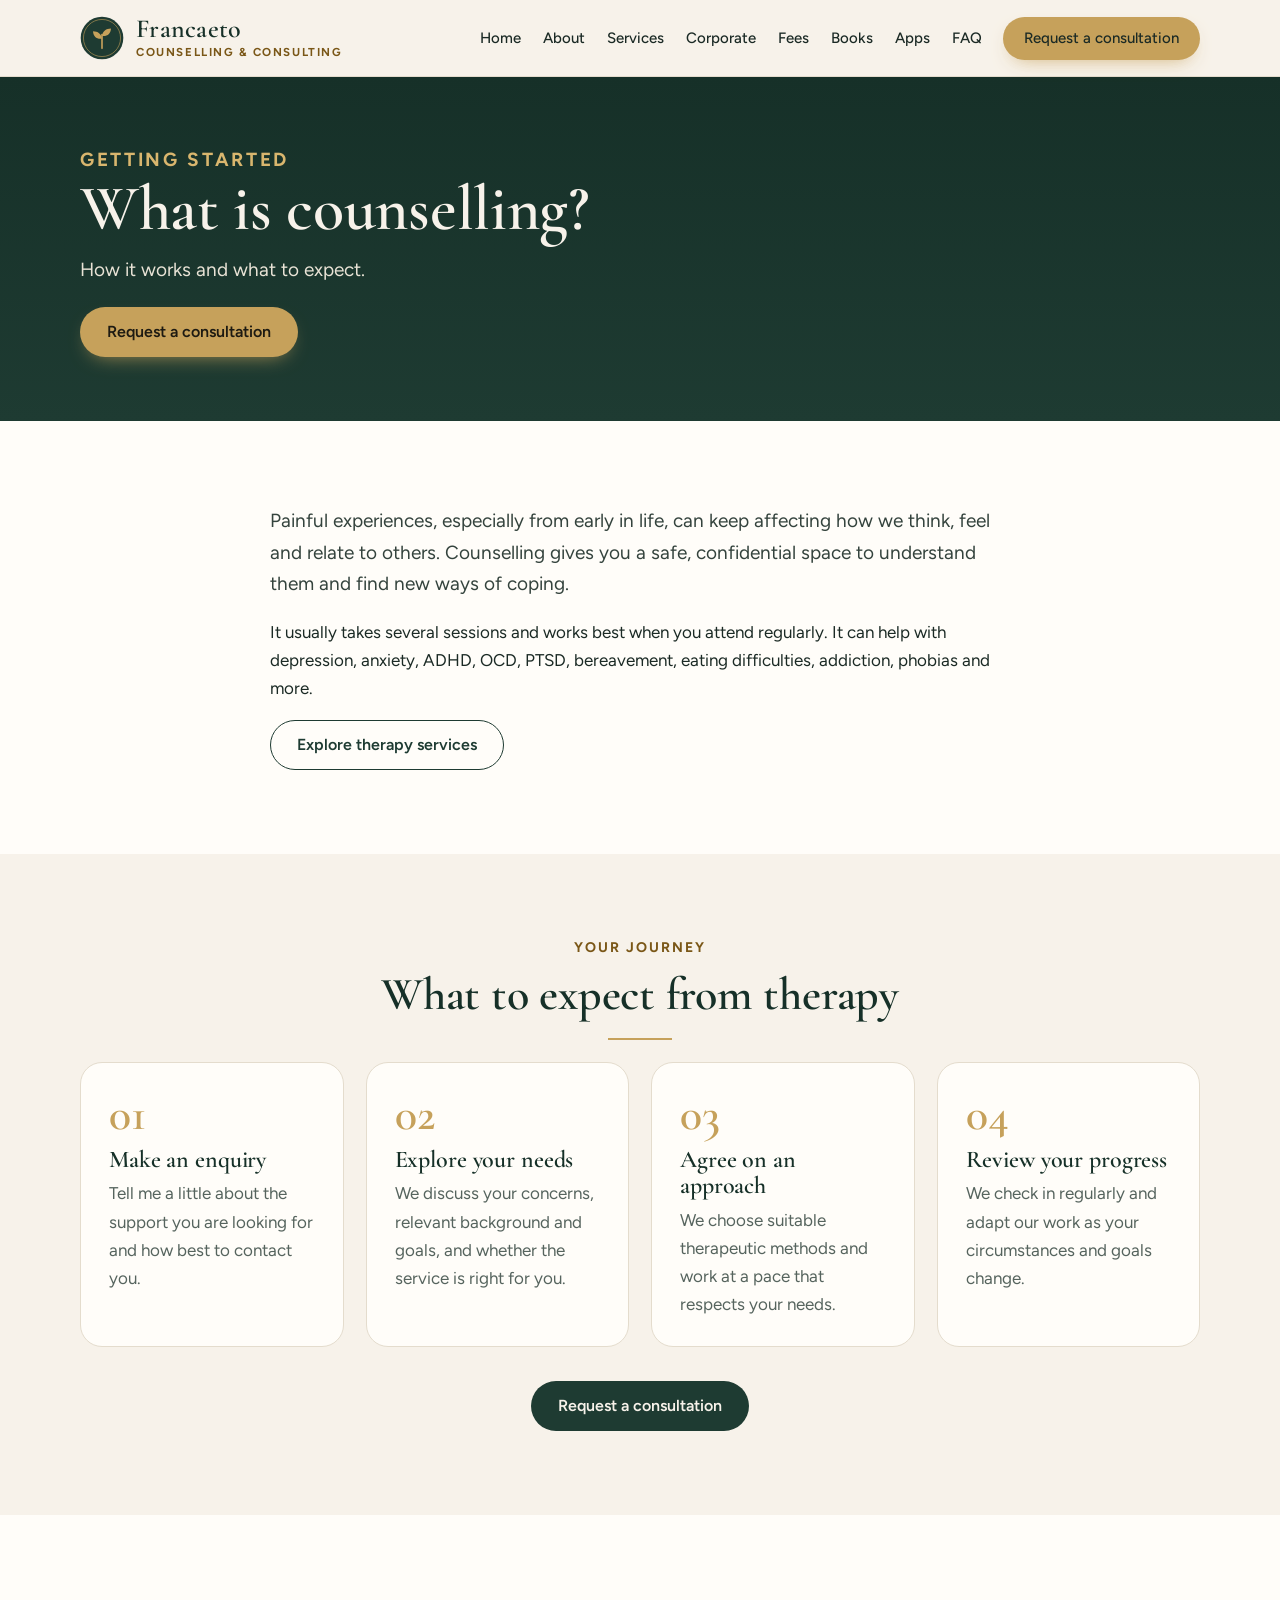
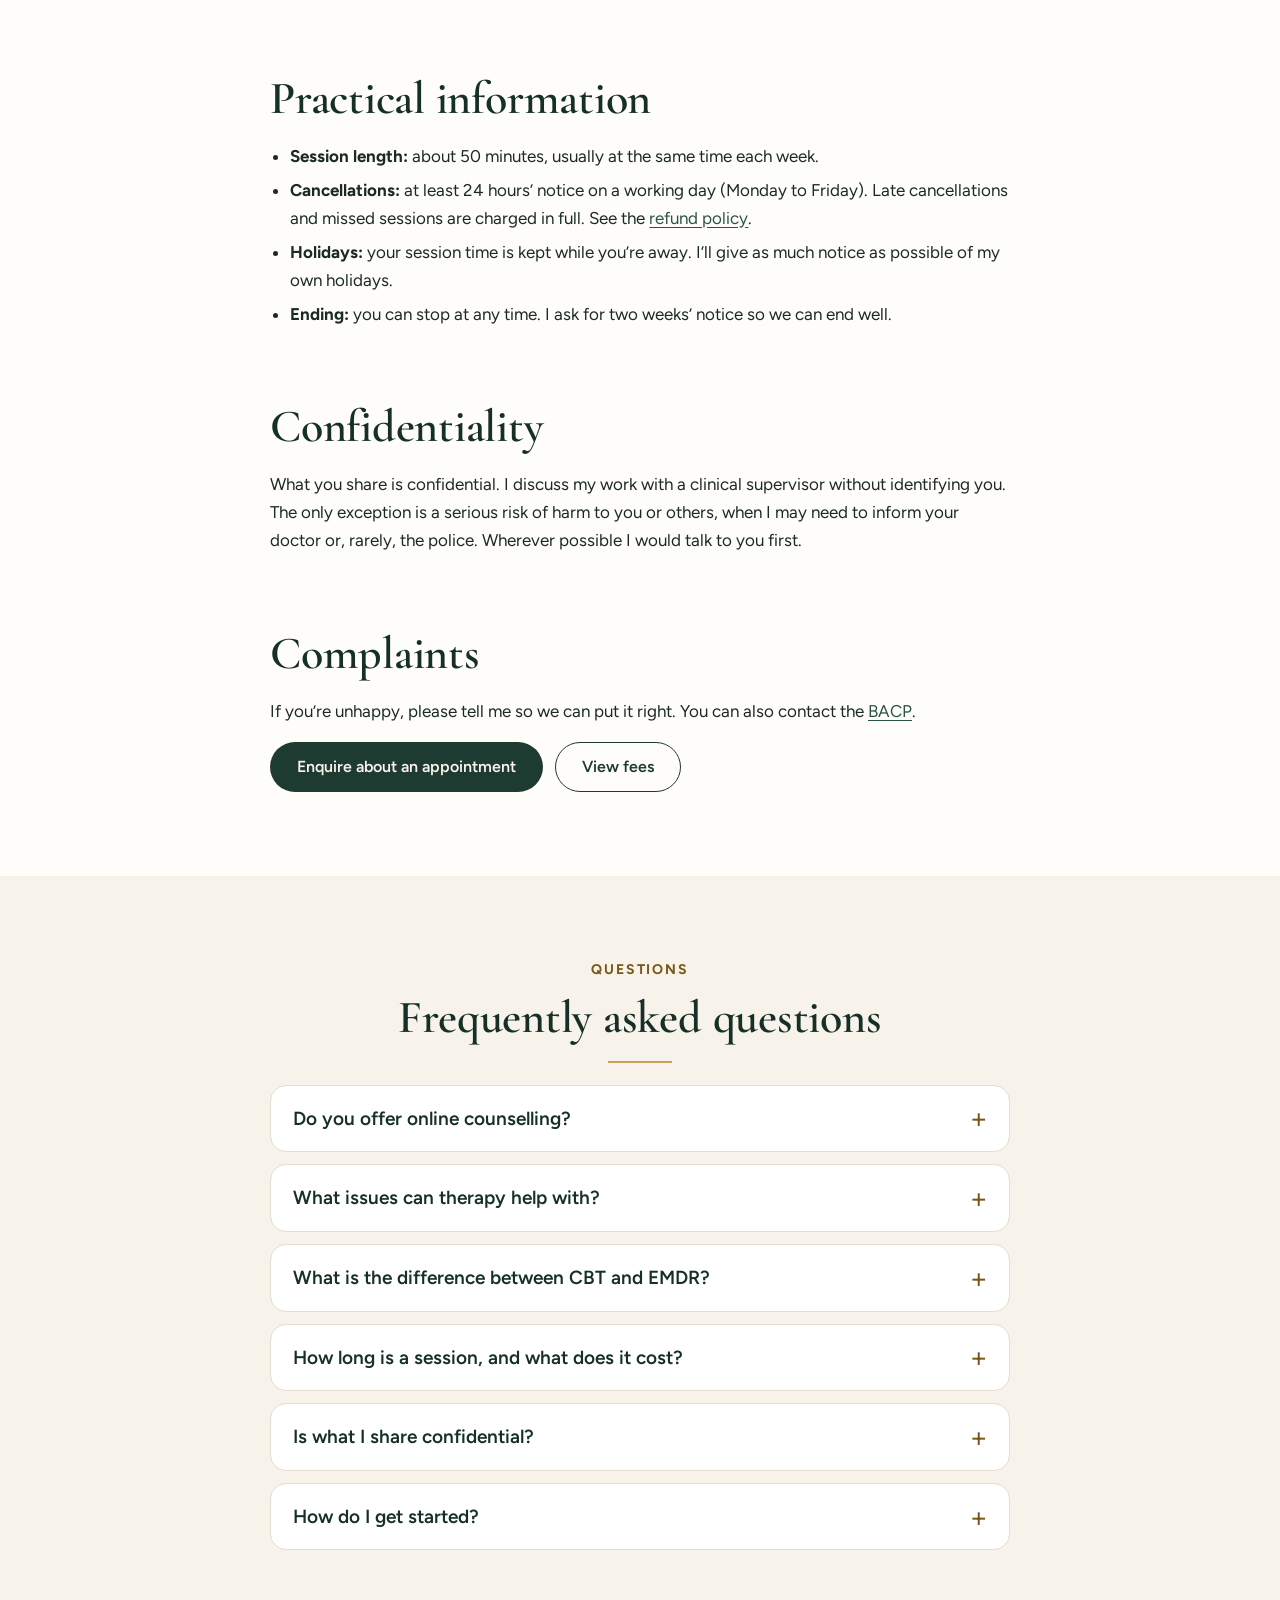
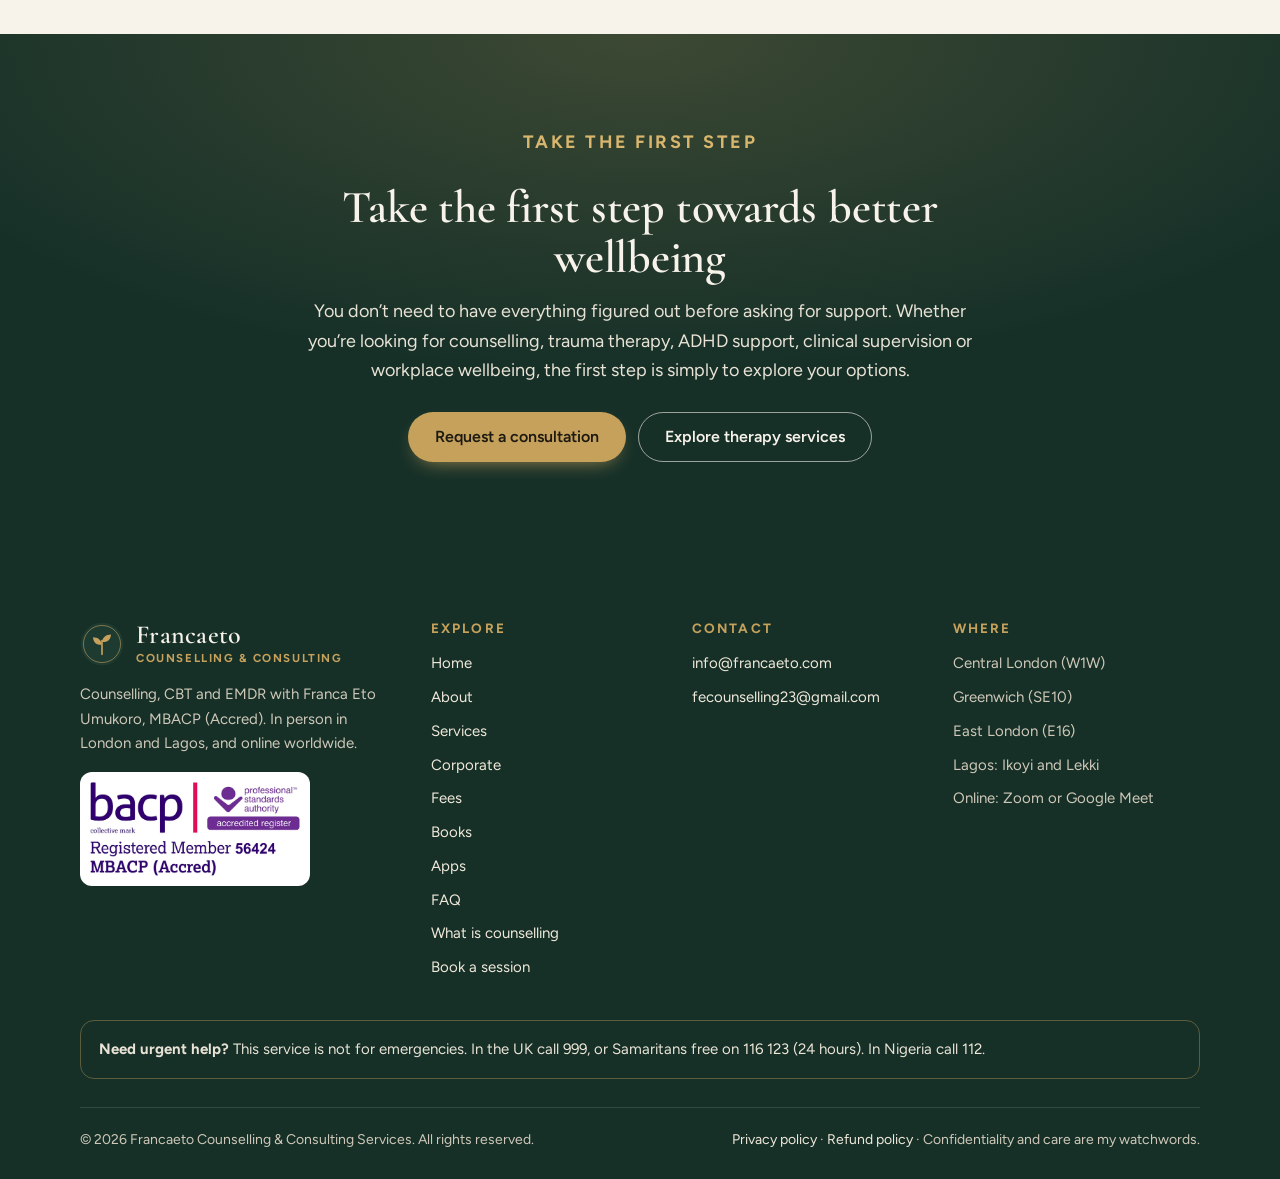
<file: what-is-counselling.html>
<!doctype html>
<!-- Francaeto Counselling &amp; Consulting Services website. Version 2026-10-29.0107.
     HOW TO EDIT: find the words you want to change between the > and < signs, type over them, save, and re-upload the folder to Cloudflare. -->
<html lang="en-GB" class="no-js">
<head>
<meta charset="utf-8">
<meta name="viewport" content="width=device-width, initial-scale=1">
<title>What is counselling? | Francaeto Counselling &amp; Consulting</title>
<meta name="description" content="What counselling is, what to expect in your first session, session length, cancellations and confidentiality.">
<link rel="canonical" href="https://www.francaeto.com/what-is-counselling.html">
<meta property="og:type" content="website">
<meta property="og:site_name" content="Francaeto Counselling &amp; Consulting Services">
<meta property="og:title" content="What is counselling? | Francaeto Counselling &amp; Consulting">
<meta property="og:description" content="What counselling is, what to expect in your first session, session length, cancellations and confidentiality.">
<meta property="og:url" content="https://www.francaeto.com/what-is-counselling.html">
<meta property="og:image" content="https://www.francaeto.com/img/og.jpg">
<meta name="twitter:card" content="summary_large_image">
<meta name="theme-color" content="#163028">
<link rel="icon" href="img/logo.svg" type="image/svg+xml">
<link rel="apple-touch-icon" href="img/apple-touch-icon.png">
<link rel="preload" href="fonts/cormorant.woff" as="font" type="font/woff" crossorigin>
<link rel="stylesheet" href="style.css?v=2026-10-29.0107">
</head>
<body>
<a class="skip" href="#main">Skip to content</a>
<header class="top"><div class="wrap">
  <a class="logo" href="index.html" aria-label="Francaeto Counselling &amp; Consulting Services, home"><img src="img/logo.svg" alt="" width="44" height="44"><span><b>Francaeto</b><small>Counselling &amp; Consulting</small></span></a>
  <button class="menu-btn" aria-label="Menu" aria-expanded="false" aria-controls="nav"><svg width="22" height="22" viewBox="0 0 24 24" fill="none" stroke="currentColor" stroke-width="2" stroke-linecap="round"><path d="M4 7h16M4 12h16M4 17h16"/></svg></button>
  <nav class="nav" id="nav" aria-label="Main"><a href="index.html">Home</a><a href="about-me.html">About</a><a href="services.html">Services</a><a href="corporate.html">Corporate</a><a href="fees.html">Fees</a><a href="books.html">Books</a><a href="apps.html">Apps</a><a href="faq.html">FAQ</a><a class="btn btn-gold" href="contact.html#book">Request a consultation</a></nav>
</div></header>
<main id="main">
<div class="page-head"><div class="wrap"><p class="eyebrow">Getting started</p><h1>What is counselling?</h1><p>How it works and what to expect.</p>
  <div class="btns head-btns"><a class="btn btn-gold" href="contact.html#book">Request a consultation</a></div></div></div>

<section class="sec-paper"><div class="wrap narrow prose reveal">
  <!-- ===== SECTION: What counselling is ===== -->
  <p class="lead">Painful experiences, especially from early in life, can keep affecting how we think, feel and relate to others. Counselling gives you a safe, confidential space to understand them and find new ways of coping.</p>
  <p>It usually takes several sessions and works best when you attend regularly. It can help with depression, anxiety, ADHD, OCD, PTSD, bereavement, eating difficulties, addiction, phobias and more.</p>
  <div class="btns"><a class="btn btn-line" href="services.html">Explore therapy services</a></div>
</div></section>

<section><div class="wrap">
  <div class="center reveal"><p class="eyebrow">Your journey</p><h2>What to expect from therapy</h2><hr class="rule"></div>
  <ol class="steps"><li class="reveal"><span class="num">01</span><h3>Make an enquiry</h3><p>Tell me a little about the support you are looking for and how best to contact you.</p></li><li class="reveal"><span class="num">02</span><h3>Explore your needs</h3><p>We discuss your concerns, relevant background and goals, and whether the service is right for you.</p></li><li class="reveal"><span class="num">03</span><h3>Agree on an approach</h3><p>We choose suitable therapeutic methods and work at a pace that respects your needs.</p></li><li class="reveal"><span class="num">04</span><h3>Review your progress</h3><p>We check in regularly and adapt our work as your circumstances and goals change.</p></li></ol>
  <div class="center"><div class="btns sec-cta reveal"><a class="btn btn-green" href="contact.html#book">Request a consultation</a></div></div>
</div></section>

<section class="sec-paper"><div class="wrap narrow prose reveal">
  <!-- ===== SECTION: Practical information ===== -->
  <h2>Practical information</h2>
  <ul>
    <li><b>Session length:</b> about 50 minutes, usually at the same time each week.</li>
    <li><b>Cancellations:</b> at least 24 hours’ notice on a working day (Monday to Friday). Late cancellations and missed sessions are charged in full. See the <a href="refunds.html">refund policy</a>.</li>
    <li><b>Holidays:</b> your session time is kept while you’re away. I’ll give as much notice as possible of my own holidays.</li>
    <li><b>Ending:</b> you can stop at any time. I ask for two weeks’ notice so we can end well.</li>
  </ul>
  <h2>Confidentiality</h2>
  <p>What you share is confidential. I discuss my work with a clinical supervisor without identifying you. The only exception is a serious risk of harm to you or others, when I may need to inform your doctor or, rarely, the police. Wherever possible I would talk to you first.</p>
  <h2>Complaints</h2>
  <p>If you’re unhappy, please tell me so we can put it right. You can also contact the <a href="https://www.bacp.co.uk/" target="_blank" rel="noopener">BACP</a>.</p>
  <div class="btns"><a class="btn btn-green" href="contact.html#book">Enquire about an appointment</a><a class="btn btn-line" href="fees.html">View fees</a></div>
</div></section>

<section><div class="wrap narrow">
  <div class="center reveal"><p class="eyebrow">Questions</p><h2>Frequently asked questions</h2><hr class="rule"></div>
  <div class="faq"><details class="reveal"><summary>Do you offer online counselling?</summary><p>Yes. Sessions are available online by Zoom or Google Meet, or by telephone, wherever you are. We’ll talk about suitability, location and availability before your first appointment.</p></details><details class="reveal"><summary>What issues can therapy help with?</summary><p>Therapy can support anxiety, depression, stress, trauma, ADHD-related challenges, grief, anger, relationship concerns, self-esteem and personal development.</p></details><details class="reveal"><summary>What is the difference between CBT and EMDR?</summary><p>CBT looks at the links between thoughts, emotions and behaviours, and helps you develop practical ways of responding to difficulties. EMDR is a structured psychotherapy that helps people process distressing experiences and memories. Which suits you depends on your circumstances, and we’ll decide together.</p></details><details class="reveal"><summary>How long is a session, and what does it cost?</summary><p>Sessions last about 50 minutes. Individual counselling is £75 (₦75,000) per session, and your first 15-minute consultation is free. See the fees page for all prices and concessions.</p></details><details class="reveal"><summary>Is what I share confidential?</summary><p>Yes. Everything you share is confidential, within the professional limits explained in the first session, for example if there were a serious risk of harm to you or someone else.</p></details><details class="reveal"><summary>How do I get started?</summary><p>Send a consultation request using the form on this website. Include your preferred location or online format and the best way to contact you, and I’ll get back to you as soon as I can.</p></details></div>
</div></section>

<!-- ===== SECTION: Final call to action ===== -->
<section class="final"><div class="wrap final-in reveal">
  <p class="eyebrow">Take the first step</p>
  <h2>Take the first step towards better wellbeing</h2>
  <p>You don’t need to have everything figured out before asking for support. Whether you’re looking for counselling, trauma therapy, ADHD support, clinical supervision or workplace wellbeing, the first step is simply to explore your options.</p>
  <div class="btns" style="justify-content:center"><a class="btn btn-gold" href="contact.html#book">Request a consultation</a><a class="btn btn-light" href="services.html">Explore therapy services</a></div>
</div></section>
</main>
<footer class="foot"><div class="wrap">
  <div class="foot-grid">
    <div>
      <a class="logo" href="index.html" style="color:#F7F2EA"><img src="img/logo.svg" alt="" width="44" height="44"><span><b>Francaeto</b><small style="color:var(--gold)">Counselling &amp; Consulting</small></span></a>
      <p style="margin-top:16px">Counselling, CBT and EMDR with Franca Eto Umukoro, MBACP (Accred). In person in London and Lagos, and online worldwide.</p>
      <a href="https://www.bacp.co.uk/search/Register" target="_blank" rel="noopener" title="Check the BACP register (member 56424)"><img class="badge" src="img/bacp.png" alt="BACP accredited register, Registered Member 56424, MBACP (Accred)" width="230" height="102" loading="lazy"></a>
    </div>
    <div><h4>Explore</h4><ul><li><a href="index.html">Home</a></li><li><a href="about-me.html">About</a></li><li><a href="services.html">Services</a></li><li><a href="corporate.html">Corporate</a></li><li><a href="fees.html">Fees</a></li><li><a href="books.html">Books</a></li><li><a href="apps.html">Apps</a></li><li><a href="faq.html">FAQ</a></li><li><a href="what-is-counselling.html">What is counselling</a></li><li><a href="contact.html">Book a session</a></li></ul></div>
    <div><h4>Contact</h4><ul>
      <li><a href="mailto:info@francaeto.com">info@francaeto.com</a></li>
      <li><a href="mailto:fecounselling23@gmail.com">fecounselling23@gmail.com</a></li></ul></div>
    <div><h4>Where</h4><ul><li>Central London (W1W)</li><li>Greenwich (SE10)</li><li>East London (E16)</li><li>Lagos: Ikoyi and Lekki</li><li>Online: Zoom or Google Meet</li></ul></div>
  </div>
  <p class="crisis"><b>Need urgent help?</b> This service is not for emergencies. In the UK call <a href="tel:999">999</a>, or Samaritans free on <a href="tel:116123">116 123</a> (24 hours). In Nigeria call <a href="tel:112">112</a>.</p>
  <div class="legal"><span>© <span data-year>2026</span> Francaeto Counselling &amp; Consulting Services. All rights reserved.</span><span><a href="privacy.html">Privacy policy</a> · <a href="refunds.html">Refund policy</a> · Confidentiality and care are my watchwords.</span></div>
</div></footer>
<script src="site.js" defer></script>
</body>
</html>
</file>
<file: style.css>
/* Francaeto Counselling Services: website styles
   Colours match the photos: forest green, navy, soft gold and warm cream. */
@font-face{font-family:"Cormorant";src:url(fonts/cormorant.woff) format("woff");font-weight:300 700;font-display:swap}
@font-face{font-family:"Cormorant";src:url(fonts/cormorant-italic.woff) format("woff");font-weight:300 700;font-style:italic;font-display:swap}
@font-face{font-family:"Figtree";src:url(fonts/figtree.woff) format("woff");font-weight:300 900;font-display:swap}
:root{
  --forest:#1E3B32;--forest-2:#163028;--forest-3:#2C5446;--navy:#172C4A;
  --gold:#C6A15B;--gold-2:#7A5717;--gold-soft:#EADBB8;
  --cream:#F7F2EA;--paper:#FFFDF9;--sage:#E3EBE5;
  --ink:#1B2A25;--muted:#56645E;--line:#E4DCCD;
  --radius:18px;--shadow:0 18px 40px -22px rgba(22,48,40,.45);
  --serif:"Cormorant",Georgia,"Times New Roman",serif;--sans:"Figtree",system-ui,-apple-system,"Segoe UI",Roboto,sans-serif;
}
*{box-sizing:border-box}
html{scroll-behavior:smooth;-webkit-text-size-adjust:100%}
body{margin:0;background:var(--cream);color:var(--ink);font:17px/1.65 var(--sans)}
img{max-width:100%;height:auto;display:block}
a{color:var(--forest-3);text-underline-offset:3px}
a:hover{color:var(--gold-2)}
.sec-dark .eyebrow,.page-head .eyebrow,.cta .eyebrow,.sec-navy .eyebrow{color:#D9B66E!important}
h1,h2,h3{font-family:var(--serif);font-weight:600;line-height:1.1;color:var(--forest-2);margin:0 0 .4em;letter-spacing:-.005em}
h1{font-size:clamp(40px,6vw,64px)}
h2{font-size:clamp(32px,4.4vw,46px)}
h3{font-size:26px}
p{margin:0 0 1em}
.wrap{max-width:1160px;margin:0 auto;padding:0 20px}
.narrow{max-width:780px}
.eyebrow{font:700 14px/1.4 var(--sans);letter-spacing:.14em;text-transform:uppercase;color:var(--gold-2);margin:0 0 12px}
.lead{font-size:19px;color:#34433D}
.rule{width:64px;height:2px;background:var(--gold);border:0;margin:18px 0 22px}
.center{text-align:center}.center .rule{margin-left:auto;margin-right:auto}
.skip{position:absolute;left:-999px;top:8px;background:var(--forest);color:#fff;padding:10px 14px;border-radius:8px;z-index:99}
.skip:focus{left:8px}

/* Buttons */
.btn{display:inline-flex;align-items:center;justify-content:center;gap:10px;font:600 16px/1 var(--sans);padding:16px 26px;border-radius:999px;text-decoration:none;border:1.5px solid transparent;transition:transform .15s,background .15s,color .15s;cursor:pointer}
.btn:hover{transform:translateY(-1px)}
.btn-gold{background:var(--gold);color:#1d1a12}.btn-gold:hover{background:#d3b06a;color:#1d1a12}
.btn-green{background:var(--forest);color:#F7F2EA}.btn-green:hover{background:var(--forest-3);color:#fff}
.btn-line{border-color:var(--forest);color:var(--forest)}.btn-line:hover{background:var(--forest);color:#fff}
.btn-light{border-color:rgba(247,242,234,.6);color:#F7F2EA}.btn-light:hover{background:rgba(247,242,234,.12);color:#fff}
.btns{display:flex;flex-wrap:wrap;gap:12px;margin-top:8px}

/* Header */
.top{position:sticky;top:0;z-index:50;background:rgba(247,242,234,.94);backdrop-filter:saturate(1.2) blur(8px);border-bottom:1px solid var(--line)}
.top .wrap{display:flex;align-items:center;gap:20px;min-height:76px}
.logo{display:flex;align-items:center;gap:12px;text-decoration:none;color:var(--forest-2);margin-right:auto}
.logo img{width:44px;height:44px}
.logo b{font:600 26px/1 var(--serif);display:block;letter-spacing:.01em}
.logo small{display:block;font:700 11.5px/1.3 var(--sans);letter-spacing:.14em;text-transform:uppercase;color:var(--gold-2);margin-top:3px}
.nav{display:flex;align-items:center;gap:4px}
.nav a{font:500 15px/1 var(--sans);color:var(--ink);text-decoration:none;padding:10px 11px;border-radius:999px}
.nav a:hover{background:var(--sage);color:var(--forest-2)}
.nav a[aria-current=page]{color:var(--forest-2);box-shadow:inset 0 -2px 0 var(--gold);border-radius:0}
.nav .btn{margin-left:8px;padding:13px 20px;font-size:15px}
.menu-btn{display:none;background:none;border:1.5px solid var(--line);border-radius:12px;width:46px;height:46px;align-items:center;justify-content:center;color:var(--forest-2);cursor:pointer}
@media (max-width:1060px){
  .menu-btn{display:inline-flex}
  .nav{position:fixed;inset:76px 0 auto 0;background:var(--paper);flex-direction:column;align-items:stretch;padding:12px 20px 24px;gap:2px;border-bottom:1px solid var(--line);box-shadow:var(--shadow);transform:translateY(-12px);opacity:0;pointer-events:none;transition:.2s}
  .nav.open{transform:none;opacity:1;pointer-events:auto}
  .nav a{padding:14px 10px;font-size:17px;border-radius:10px}
  .nav a[aria-current=page]{box-shadow:none;background:var(--sage)}
  .nav .btn{margin:10px 0 0}
}

/* Hero slideshow */
.hero{background:var(--forest-2);padding:0}
.slides{position:relative;max-width:1536px;margin:0 auto;aspect-ratio:3/2;max-height:78vh;overflow:hidden}
.slides img{position:absolute;inset:0;width:100%;height:100%;object-fit:contain;opacity:0;transition:opacity 1.2s ease}
.slides img.on{opacity:1}
.dots{position:absolute;left:0;right:0;bottom:14px;display:flex;justify-content:center;gap:10px}
.dots button{width:11px;height:11px;border-radius:50%;border:1.5px solid #F7F2EA;background:transparent;padding:0;cursor:pointer}
.dots button[aria-current=true]{background:var(--gold);border-color:var(--gold)}

/* Sections */
section{padding:84px 0}
.sec-paper{background:var(--paper)}
.sec-sage{background:var(--sage)}
.sec-dark{background:var(--forest-2);color:#E9E3D6}
.sec-dark h2,.sec-dark h3{color:#F7F2EA}
.sec-dark .eyebrow{color:var(--gold)}
.sec-navy{background:var(--navy);color:#E6E9EF}
.sec-navy h2{color:#fff}
.page-head{background:linear-gradient(180deg,var(--forest-2),var(--forest));color:#E9E3D6;padding:70px 0 64px}
.page-head h1{color:#F7F2EA;margin-bottom:10px}
.page-head .eyebrow{color:var(--gold)}
.page-head p{max-width:720px;font-size:19px;margin:0}

.intro{display:grid;grid-template-columns:1.15fr .85fr;gap:56px;align-items:center}
@media (max-width:900px){.intro{grid-template-columns:1fr;gap:36px}}
.trust{background:var(--paper);border:1px solid var(--line);border-radius:var(--radius);padding:26px;box-shadow:var(--shadow)}
.trust img{width:100%;max-width:340px;margin:0 auto 18px}
.ticks{list-style:none;padding:0;margin:0;display:grid;gap:12px}
.ticks li{display:flex;gap:12px;align-items:flex-start}
.ticks li::before{content:"";flex:none;width:22px;height:22px;margin-top:2px;border-radius:50%;background:var(--forest) url("data:image/svg+xml,%3Csvg xmlns='http://www.w3.org/2000/svg' viewBox='0 0 24 24' fill='none' stroke='%23C6A15B' stroke-width='3' stroke-linecap='round' stroke-linejoin='round'%3E%3Cpath d='M5 12.5l4.5 4.5L19 7.5'/%3E%3C/svg%3E") center/14px no-repeat}

.chips{display:flex;flex-wrap:wrap;gap:10px;justify-content:center;margin-top:28px}
.chips span{background:var(--paper);border:1px solid var(--line);border-radius:999px;padding:10px 18px;font-weight:500;color:var(--forest-2)}

.grid{display:grid;gap:22px}
.g2{grid-template-columns:repeat(2,1fr)}.g3{grid-template-columns:repeat(3,1fr)}.g4{grid-template-columns:repeat(4,1fr)}
@media (max-width:900px){.g3,.g4{grid-template-columns:repeat(2,1fr)}}
@media (max-width:620px){.g2,.g3,.g4{grid-template-columns:1fr}}
.card{background:var(--paper);border:1px solid var(--line);border-radius:var(--radius);padding:28px}
.card h3{margin-bottom:8px}
.card p:last-child{margin-bottom:0}
.icon{width:52px;height:52px;border-radius:50%;display:inline-flex;align-items:center;justify-content:center;background:var(--forest);margin-bottom:16px}
.icon svg{width:26px;height:26px;stroke:var(--gold);fill:none;stroke-width:1.6;stroke-linecap:round;stroke-linejoin:round}

.photo-cards{display:grid;grid-template-columns:repeat(3,1fr);gap:22px}
.photo-cards figure{margin:0;border-radius:var(--radius);overflow:hidden;box-shadow:var(--shadow);background:var(--forest-2)}
.photo-cards img{width:100%;aspect-ratio:1/2;object-fit:cover}
@media (max-width:760px){.photo-cards{display:flex;overflow-x:auto;scroll-snap-type:x mandatory;gap:14px;padding-bottom:10px;margin:0 -20px;padding-left:20px;padding-right:20px}
  .photo-cards figure{flex:0 0 72%;scroll-snap-align:center}}

.about{display:grid;grid-template-columns:.8fr 1.2fr;gap:56px;align-items:center}
.about .portrait{border-radius:var(--radius);overflow:hidden;box-shadow:var(--shadow);position:relative}
.about .portrait::after{content:"";position:absolute;inset:12px;border:1.5px solid rgba(198,161,91,.75);border-radius:12px;pointer-events:none}
@media (max-width:860px){.about{grid-template-columns:1fr;gap:32px}.about .portrait{max-width:420px}}

.books{display:grid;grid-template-columns:repeat(4,1fr);gap:24px}
@media (max-width:900px){.books{grid-template-columns:repeat(2,1fr)}}
.book{display:flex;flex-direction:column;gap:12px}
.book img{border-radius:6px;box-shadow:0 14px 30px -14px rgba(0,0,0,.5);aspect-ratio:2/3;object-fit:cover;width:100%}
.book h3{font-size:22px;margin:4px 0 0}
.book p{font-size:15px;color:var(--muted);margin:0}
.book a{font-weight:600;font-size:15px}

.apps{display:grid;grid-template-columns:repeat(3,1fr);gap:22px}
@media (max-width:860px){.apps{grid-template-columns:1fr}}
.app{background:var(--paper);border-radius:var(--radius);padding:28px;border:1px solid var(--line);display:flex;flex-direction:column}
.app .tag{align-self:flex-start;font:700 12.5px/1 var(--sans);letter-spacing:.12em;text-transform:uppercase;color:var(--gold-2);background:#F4ECDA;border-radius:999px;padding:7px 12px;margin-bottom:14px}
.app p{flex:1}

.cta{background:var(--forest-2) radial-gradient(900px 300px at 85% 0%,rgba(198,161,91,.18),transparent);color:#E9E3D6;border-radius:28px;padding:56px 48px;display:grid;grid-template-columns:1.4fr 1fr;gap:30px;align-items:center}
.cta h2{color:#F7F2EA}
.cta .btns{justify-content:flex-end}
@media (max-width:860px){.cta{grid-template-columns:1fr;padding:40px 26px}.cta .btns{justify-content:flex-start}}

/* Tables (fees) */
.table{width:100%;border-collapse:collapse;background:var(--paper);border-radius:var(--radius);overflow:hidden;border:1px solid var(--line)}
.table th,.table td{padding:16px 18px;text-align:left;border-bottom:1px solid var(--line)}
.table thead th{background:var(--forest);color:#F7F2EA;font-weight:600;font-size:15px;letter-spacing:.04em}
.table td:not(:first-child),.table th:not(:first-child){text-align:right;white-space:nowrap}
.table tr:last-child td{border-bottom:0}
.table-wrap{overflow-x:auto;border-radius:var(--radius);box-shadow:var(--shadow)}

.prose h2{margin-top:1.6em}.prose h3{margin-top:1.4em;font-size:28px}
.prose ul{padding-left:1.2em}.prose li{margin:.35em 0}
.note{background:#F4ECDA;border-left:4px solid var(--gold);border-radius:12px;padding:18px 20px;margin:24px 0}
.list-2{columns:2;column-gap:40px}@media (max-width:620px){.list-2{columns:1}}

.places{display:grid;grid-template-columns:repeat(2,1fr);gap:20px}
@media (max-width:760px){.places{grid-template-columns:1fr}}
.contact-line{display:flex;gap:14px;align-items:center;padding:14px 0;border-bottom:1px solid var(--line);font-size:18px}
.contact-line:last-child{border-bottom:0}
.contact-line b{display:block;font-size:14px;font-weight:700;letter-spacing:.12em;text-transform:uppercase;color:var(--gold-2)}
.contact-line a{font-weight:600;text-decoration:none;color:var(--forest-2);word-break:break-word}

/* Footer */
.foot{background:var(--forest-2);color:#CFC8B8;padding:64px 0 28px;font-size:15px}
.foot a{color:#F0E9DA;text-decoration:none}.foot a:hover{color:var(--gold)}
.foot-grid{display:grid;grid-template-columns:1.4fr 1fr 1fr 1.1fr;gap:36px}
@media (max-width:900px){.foot-grid{grid-template-columns:1fr 1fr}}
@media (max-width:560px){.foot-grid{grid-template-columns:1fr}}
.foot h4{font:700 13.5px/1 var(--sans);letter-spacing:.16em;text-transform:uppercase;color:var(--gold);margin:0 0 16px}
.foot ul{list-style:none;padding:0;margin:0;display:grid;gap:9px}
.foot .badge{background:#fff;border-radius:12px;padding:10px;max-width:230px;margin-top:16px}
.foot .crisis{margin-top:40px;padding:16px 18px;border:1px solid rgba(198,161,91,.4);border-radius:14px;color:#E9E3D6}
.foot .legal{margin-top:28px;padding-top:20px;border-top:1px solid rgba(255,255,255,.12);display:flex;flex-wrap:wrap;gap:8px 18px;justify-content:space-between;font-size:14px}
@media (max-width:480px){.contact-line{font-size:16px;gap:12px}.contact-line .icon{width:44px;height:44px}.contact-line a{word-break:normal;overflow-wrap:normal}}

/* ---------- Oct 2026: sliding issues band, calls to action, booking form, gentle animation ---------- */
.ticker{background:var(--forest);color:#F7F2EA;display:flex;align-items:center;overflow:hidden;border-bottom:1px solid rgba(198,161,91,.35)}
.ticker-label{flex:none;margin:0;padding:12px 16px 12px 20px;font:700 13px/1 var(--sans);letter-spacing:.14em;text-transform:uppercase;color:#D9B66E;background:var(--forest-2);position:relative;z-index:1;box-shadow:12px 0 18px var(--forest-2)}
.ticker-track{display:flex;width:max-content;animation:tick 45s linear infinite}
.ticker:hover .ticker-track{animation-play-state:paused}
.ticker ul{display:flex;list-style:none;margin:0;padding:0}
.ticker li{white-space:nowrap;padding:12px 22px;font:500 16px/1 var(--sans)}
.ticker li::after{content:"✦";color:var(--gold);margin-left:44px;font-size:12px;position:relative;top:-1px}
@keyframes tick{from{transform:translateX(0)}to{transform:translateX(-50%)}}
@media (max-width:620px){.ticker-label{display:none}.ticker li{font-size:15px;padding:11px 16px}}

.band{background:var(--navy);color:#E6E9EF;padding:30px 0}
.band-in{display:flex;align-items:center;justify-content:space-between;gap:18px 28px;flex-wrap:wrap}
.band p{margin:0;font:600 clamp(20px,2.6vw,26px)/1.3 var(--serif);color:#fff;max-width:640px}
.head-btns{margin-top:22px}

.book-strip{display:flex;justify-content:center;gap:18px;flex-wrap:wrap}
.book-strip a{transition:transform .25s}
.book-strip a:hover{transform:translateY(-6px) rotate(-1deg)}
.book-strip img{width:118px;aspect-ratio:2/3;object-fit:cover;border-radius:5px;box-shadow:0 14px 26px -14px rgba(0,0,0,.55)}

.contact-grid{display:grid;grid-template-columns:1.5fr 1fr;gap:34px;align-items:start}
@media (max-width:900px){.contact-grid{grid-template-columns:1fr}}
.book-form{display:grid;gap:16px}
.book-form label{display:grid;gap:7px;font-weight:600;font-size:15px;color:var(--forest-2)}
.book-form input:not([type=checkbox]),.book-form select,.book-form textarea{font:inherit;font-weight:400;color:var(--ink);background:#fff;border:1.5px solid var(--line);border-radius:12px;padding:12px 14px;width:100%}
.book-form input:focus,.book-form select:focus,.book-form textarea:focus{outline:none;border-color:var(--forest-3);box-shadow:0 0 0 3px rgba(44,84,70,.15)}
.book-form .row2{display:grid;grid-template-columns:1fr 1fr;gap:16px}
@media (max-width:560px){.book-form .row2{grid-template-columns:1fr}}
.book-form .check{display:flex;gap:10px;align-items:flex-start;font-weight:400;color:var(--ink)}
.book-form .check input{width:20px;height:20px;margin-top:2px;flex:none;accent-color:var(--forest)}
.book-form .btn{justify-self:start}
.book-form .fine{font-size:14px;color:var(--muted);margin:0}
.book-form .hp{position:absolute;left:-9999px}
.form-msg{margin:0;font-weight:600}
.form-msg.ok{color:#1f6b46}.form-msg.err{color:#a3372d}
.book-form .invalid{border-color:#a3372d!important}

.reveal{opacity:0;transform:translateY(22px);transition:opacity .7s ease,transform .7s ease}
.reveal.in{opacity:1;transform:none}
.slides img.on{animation:drift 12s ease-out both}
@keyframes drift{from{transform:scale(1.04)}to{transform:scale(1)}}
.btn-gold{box-shadow:0 8px 20px -10px rgba(198,161,91,.9)}
@media (prefers-reduced-motion:reduce){.ticker-track{animation:none;flex-wrap:wrap;width:auto}.ticker ul[aria-hidden]{display:none}.ticker ul{flex-wrap:wrap}.reveal{opacity:1;transform:none;transition:none}.slides img.on{animation:none}}
.no-js .reveal{opacity:1;transform:none}
section.ticker{padding:0}
.toast{position:fixed;left:50%;bottom:22px;transform:translate(-50%,30px);opacity:0;pointer-events:none;background:var(--forest-2);color:#F7F2EA;padding:14px 18px;border-radius:14px;max-width:min(520px,calc(100% - 32px));font-size:15px;box-shadow:0 16px 40px -14px rgba(0,0,0,.5);transition:.3s;z-index:90}
.toast.show{opacity:1;transform:translate(-50%,0)}
.nav a,.logo small,.nav .btn{white-space:nowrap}
.nav a{padding:10px 9px}
@media (max-width:1240px){
  .menu-btn{display:inline-flex}
  .nav{position:fixed;inset:76px 0 auto 0;background:var(--paper);flex-direction:column;align-items:stretch;padding:12px 20px 24px;gap:2px;border-bottom:1px solid var(--line);box-shadow:var(--shadow);transform:translateY(-12px);opacity:0;pointer-events:none;transition:.2s}
  .nav.open{transform:none;opacity:1;pointer-events:auto}
  .nav a{padding:14px 10px;font-size:17px;border-radius:10px}
  .nav a[aria-current=page]{box-shadow:none;background:var(--sage)}
  .nav .btn{margin:10px 0 0}
}

/* ================= Premium redesign (Oct 2026) ================= */
.top{transition:box-shadow .3s,background .3s}
.top.scrolled{box-shadow:0 10px 30px -18px rgba(22,48,40,.35);background:rgba(255,253,249,.97)}
.btn-lg{padding:18px 30px;font-size:17px}
.btn{transition:transform .2s,background .2s,color .2s,box-shadow .2s}
.btn-green:hover{box-shadow:0 12px 24px -12px rgba(22,48,40,.6)}
.arrow-link{display:inline-flex;align-items:center;gap:8px;font-weight:600;color:var(--forest-3);text-decoration:none}
.arrow-link span{transition:transform .2s}
.arrow-link:hover span,.svc-card:hover .arrow-link span{transform:translateX(5px)}

/* hero */
.hero2{background:linear-gradient(160deg,#F7F2EA 0%,#EEF2EC 60%,#E3EBE5 100%);padding:64px 0 72px;position:relative;overflow:hidden}
.hero2::before{content:"";position:absolute;right:-120px;top:-160px;width:520px;height:520px;border-radius:50%;background:radial-gradient(circle,rgba(198,161,91,.18),transparent 70%)}
.hero2-in{display:grid;grid-template-columns:1.05fr .95fr;gap:56px;align-items:center;position:relative}
.hero2 h1{font-size:clamp(46px,6.4vw,82px);line-height:1;letter-spacing:-.01em;margin-bottom:22px}
.hero2 h1 em{color:var(--forest-3);font-style:italic}
.hero2 .lead{font-size:20px;max-width:560px}
.hero2 .tags{font:600 15px/1.5 var(--sans);letter-spacing:.06em;color:var(--forest-3);margin:6px 0 24px}
.hero2 .where{margin:20px 0 0;font-size:15px;color:var(--muted);display:flex;align-items:center;gap:8px}
.hero2 .where::before{content:"";width:8px;height:8px;border-radius:50%;background:var(--gold);flex:none}
.hero2-media{position:relative}
.hero2-media>img{width:100%;aspect-ratio:4/5;object-fit:cover;border-radius:220px 220px 24px 24px;box-shadow:0 40px 80px -40px rgba(22,48,40,.55)}
.hero2-media::after{content:"";position:absolute;inset:14px -14px -14px 14px;border:1.5px solid rgba(198,161,91,.6);border-radius:220px 220px 24px 24px;z-index:-1}
.badge-float{position:absolute;left:-28px;bottom:34px;background:#fff;border-radius:16px;padding:12px 14px;box-shadow:0 20px 40px -18px rgba(0,0,0,.35);animation:floaty 6s ease-in-out infinite}
.badge-float img{width:190px}
@keyframes floaty{50%{transform:translateY(-8px)}}
@media (max-width:900px){.hero2{padding:36px 0 52px}.hero2-in{grid-template-columns:1fr;gap:36px}.hero2-media{max-width:460px;margin:0 auto;width:100%}.badge-float{left:-6px;bottom:18px}.badge-float img{width:150px}}

/* trust strip */
.stats{background:var(--paper);border-bottom:1px solid var(--line);padding:26px 0}
.stats-in{display:grid;grid-template-columns:repeat(4,1fr);gap:18px}
.stats-in div{text-align:center;padding:6px 10px;border-right:1px solid var(--line)}
.stats-in div:last-child{border-right:0}
.stats b{display:block;font:600 28px/1.1 var(--serif);color:var(--forest-2)}
.stats span{font-size:14px;color:var(--muted)}
@media (max-width:760px){.stats-in{grid-template-columns:repeat(2,1fr)}.stats-in div:nth-child(2){border-right:0}}

/* service cards */
.svc-grid{display:grid;grid-template-columns:repeat(3,1fr);gap:24px}
.svc-grid .svc-card:nth-child(4),.svc-grid .svc-card:nth-child(5){grid-column:span 1}
@media (min-width:901px){.svc-grid{grid-template-columns:repeat(6,1fr)}.svc-card{grid-column:span 2}.svc-grid .svc-card:nth-child(4){grid-column:2/span 2}.svc-grid .svc-card:nth-child(5){grid-column:4/span 2}}
@media (max-width:900px){.svc-grid{grid-template-columns:repeat(2,1fr)}}
@media (max-width:560px){.svc-grid{grid-template-columns:1fr}}
.svc-card{display:flex;flex-direction:column;background:var(--paper);border:1px solid var(--line);border-radius:22px;overflow:hidden;text-decoration:none;color:inherit;transition:transform .3s,box-shadow .3s}
.svc-card:hover{transform:translateY(-6px);box-shadow:0 26px 50px -28px rgba(22,48,40,.5)}
.svc-img{display:block;aspect-ratio:4/3;overflow:hidden;background:var(--sage)}
.svc-img img{width:100%;height:100%;object-fit:cover;transition:transform .8s}
.svc-card:hover .svc-img img{transform:scale(1.06)}
.svc-body{padding:22px 24px 26px;display:flex;flex-direction:column;gap:6px;flex:1}
.svc-body h3{margin:0}
.svc-body p{color:var(--muted);margin:0 0 8px;flex:1}
.sec-cta{justify-content:center;margin-top:34px}

/* split sections */
.split{display:grid;grid-template-columns:1fr 1.1fr;gap:56px;align-items:center}
.split.rev .split-media{order:2}
.split.noimg{grid-template-columns:1fr;max-width:780px}
.split-media img{width:100%;aspect-ratio:4/3;object-fit:cover;border-radius:24px;box-shadow:0 30px 60px -34px rgba(22,48,40,.55)}
@media (max-width:860px){.split{grid-template-columns:1fr;gap:28px}.split.rev .split-media{order:0}}
.sec-dark .btn-line{border-color:rgba(247,242,234,.6);color:#F7F2EA}

/* steps */
.steps{list-style:none;padding:0;margin:0;display:grid;grid-template-columns:repeat(4,1fr);gap:22px;counter-reset:s}
@media (max-width:900px){.steps{grid-template-columns:repeat(2,1fr)}}
@media (max-width:560px){.steps{grid-template-columns:1fr}}
.steps li{background:var(--paper);border:1px solid var(--line);border-radius:22px;padding:28px;position:relative}
.steps .num{font:600 46px/1 var(--serif);color:var(--gold);display:block;margin-bottom:10px}
.steps h3{font-size:24px;margin-bottom:6px}
.steps p{margin:0;color:var(--muted)}

/* FAQ */
.faq{display:grid;gap:12px}
.faq details{background:#fff;border:1px solid var(--line);border-radius:16px;padding:0 22px;transition:box-shadow .2s}
.faq details[open]{box-shadow:0 18px 36px -26px rgba(22,48,40,.45)}
.faq summary{cursor:pointer;list-style:none;padding:20px 34px 20px 0;font:600 19px/1.35 var(--sans);color:var(--forest-2);position:relative}
.faq summary::-webkit-details-marker{display:none}
.faq summary::after{content:"+";position:absolute;right:0;top:50%;transform:translateY(-50%);font:400 28px/1 var(--sans);color:var(--gold-2);transition:transform .2s}
.faq details[open] summary::after{transform:translateY(-50%) rotate(45deg)}
.faq details p{margin:0 0 20px;color:#34433D}

/* final call to action */
.final{background:var(--forest-2) radial-gradient(800px 340px at 50% 0%,rgba(198,161,91,.22),transparent);color:#E9E3D6;text-align:center;padding:96px 0}
.final h2{color:#F7F2EA;max-width:760px;margin:0 auto 14px}
.final .eyebrow{color:#D9B66E}
.final p{max-width:680px;margin:0 auto 26px;font-size:18px}

/* jump links on services page */
.jump{position:sticky;top:76px;z-index:20;background:rgba(255,253,249,.96);border-bottom:1px solid var(--line);backdrop-filter:blur(6px)}
.jump .wrap{display:flex;gap:6px;overflow-x:auto;padding-top:10px;padding-bottom:10px;scrollbar-width:none}
.jump .wrap::-webkit-scrollbar{display:none}
.jump a{white-space:nowrap;text-decoration:none;color:var(--forest-2);font-weight:500;font-size:15px;padding:8px 14px;border-radius:999px;border:1px solid var(--line);background:#fff}
.jump a:hover{background:var(--sage)}
section[id]{scroll-margin-top:140px}
.nav .btn[aria-current=page]{box-shadow:none}
@media (max-width:760px){.stats b{font-size:21px}.stats span{font-size:13px}.stats-in{gap:14px 8px}}
.brand-banner{background:#F7F2EA;line-height:0}
.brand-banner img{width:100%;height:auto;display:block;max-height:78vh;object-fit:cover}
.meet-banner{padding:56px 0 40px;background:var(--paper)}
.meet-banner img{width:100%;border-radius:24px;box-shadow:0 30px 60px -34px rgba(22,48,40,.55)}
section.brand-banner{padding:0}
.split-media.creator img{aspect-ratio:1/1;border-radius:50% 50% 24px 24px / 40% 40% 24px 24px;object-position:center 20%}
.sig{font:600 26px/1.2 var(--serif);color:var(--forest-2);margin:6px 0 4px}
.sig span{display:block;font:500 14px/1.4 var(--sans);color:var(--muted);letter-spacing:.04em;margin-top:2px}

/* ---------- Banner slideshow ---------- */
section.hs{padding:0;position:relative;background:var(--forest-2);overflow:hidden}
.hs-track{position:relative;aspect-ratio:2048/768;max-height:78vh;width:100%}
.hs-slide{position:absolute;inset:0;opacity:0;visibility:hidden;transition:opacity 1s ease,visibility 1s}
.hs-slide.on{opacity:1;visibility:visible;z-index:1}
.hs-banner a,.hs-banner picture{display:block;height:100%}
.hs-banner img{width:100%;height:100%;object-fit:cover;object-position:center}
.hs-split{display:grid;grid-template-columns:44% 56%;background:var(--forest-2) radial-gradient(700px 400px at 0% 100%,rgba(198,161,91,.16),transparent)}
.hs-text{display:flex;flex-direction:column;justify-content:center;padding:0 40px 0 max(40px,calc((100vw - 1160px)/2 + 20px));color:#E9E3D6}
.hs-text .eyebrow{color:#D9B66E;margin-bottom:12px}
.hs-text h2{color:#F7F2EA;font-size:clamp(30px,3.6vw,52px);line-height:1.04;margin:0 0 14px}
.hs-text p{font-size:18px;margin:0 0 20px;max-width:440px}
.hs-text .btns{margin-top:4px}
.hs-img{position:relative;overflow:hidden}
.hs-img::before{content:"";position:absolute;inset:0;background:linear-gradient(90deg,var(--forest-2),rgba(22,48,40,0) 28%);z-index:1}
.hs-img img{width:100%;height:100%;object-fit:cover;object-position:center 30%}
.hs-slide.on .hs-img img{animation:kb 9s ease-out both}
@keyframes kb{from{transform:scale(1.08)}to{transform:scale(1)}}
.hs-nav{position:absolute;top:50%;transform:translateY(-50%);z-index:3;width:46px;height:46px;border-radius:50%;border:0;background:rgba(255,253,249,.85);color:var(--forest-2);font:400 30px/1 var(--serif);cursor:pointer;box-shadow:0 8px 20px -10px rgba(0,0,0,.5);opacity:.85;transition:opacity .2s}
.hs-nav:hover{opacity:1}
.hs-prev{left:16px}.hs-next{right:16px}
.hs-dots{position:absolute;left:0;right:0;bottom:14px;display:flex;justify-content:center;gap:9px;z-index:3}
.hs-dots button{width:10px;height:10px;border-radius:50%;border:1.5px solid #fff;background:rgba(255,255,255,.25);padding:0;cursor:pointer}
.hs-dots button[aria-current=true]{background:var(--gold);border-color:var(--gold);width:26px;border-radius:6px}
@media (max-width:1000px){.hs-text p{font-size:16px}.hs-text .btn-light{display:none}}
@media (max-width:700px){
  .hs-track{aspect-ratio:auto;height:min(118vw,560px);max-height:none}
  .hs-split{grid-template-columns:1fr;grid-template-rows:1fr}
  .hs-img{position:absolute;inset:0}
  .hs-img::before{background:linear-gradient(0deg,rgba(22,48,40,.96) 18%,rgba(22,48,40,.55) 55%,rgba(22,48,40,.1))}
  .hs-text{position:relative;z-index:2;justify-content:flex-end;padding:0 20px 44px}
  .hs-text h2{font-size:30px}
  .hs-text p{font-size:15px;margin-bottom:14px}
  .hs-nav{display:none}
  .hs-banner img{object-position:30% center}
}
@media (prefers-reduced-motion:reduce){.hs-slide{transition:none}.hs-slide.on .hs-img img{animation:none}}
.hs-nav{top:auto;bottom:10px;transform:none;width:38px;height:38px;font-size:26px}
</file>
